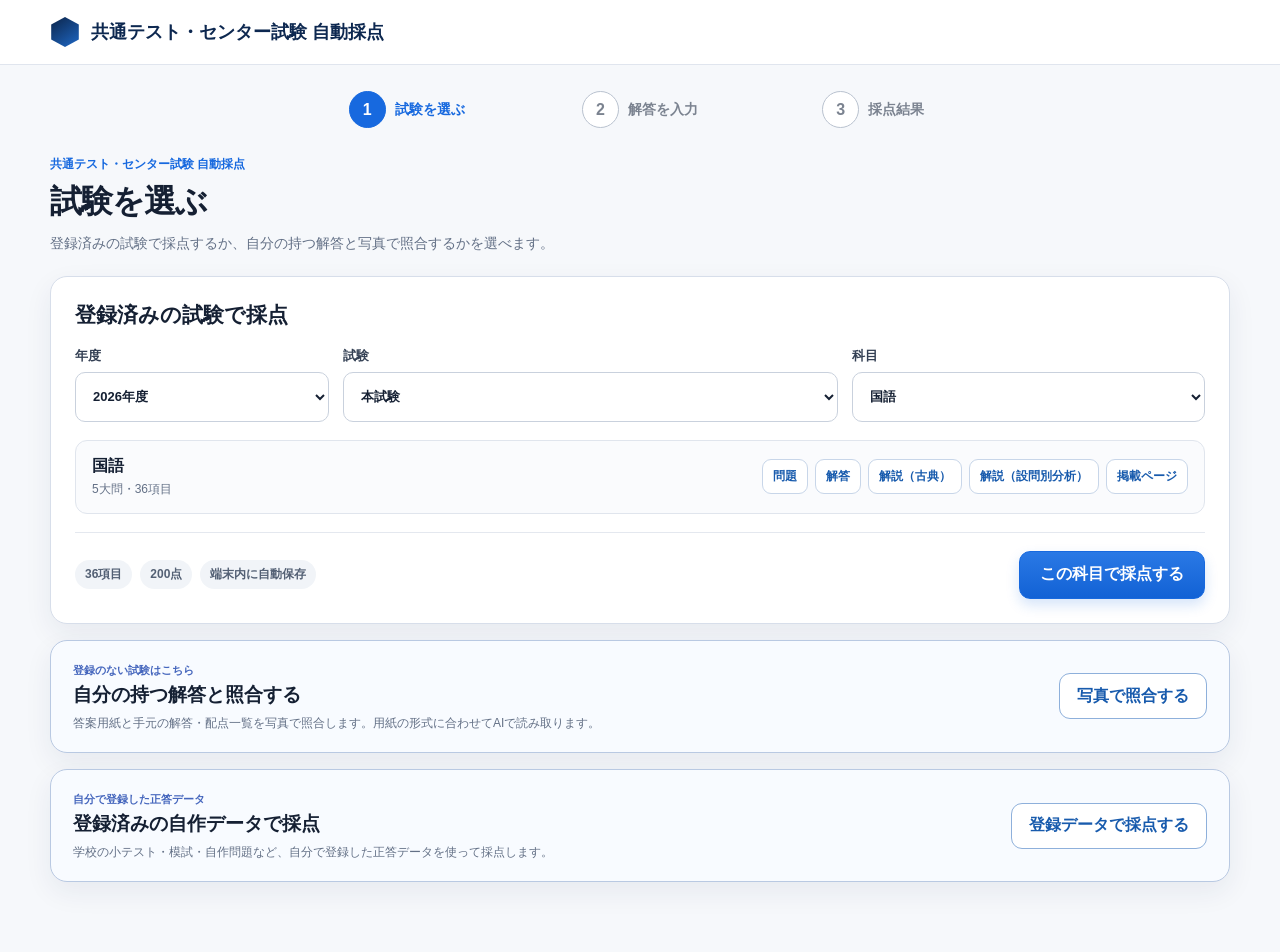
<file: index.html>
<!doctype html>
<html lang="ja">
<head>
  <meta charset="utf-8">
  <meta name="viewport" content="width=device-width,initial-scale=1,viewport-fit=cover">
  <meta name="robots" content="noindex,nofollow">
  <meta name="theme-color" content="#ffffff">
  <title>共通テスト・センター試験 自動採点</title>
  <style>
    body{margin:0;font-family:-apple-system,BlinkMacSystemFont,"Segoe UI",system-ui,"Hiragino Sans","Yu Gothic",Meiryo,sans-serif;background:#f6f7fb;color:#1d2433}
    .boot{display:none!important}
  </style>
</head>
<body>
<div class="boot"><h1>読み込み中</h1><p>新しい採点画面を読み込んでいます。</p></div>
<script>
(function(){
  'use strict';

  const LAB_INDEX = 'kyoutu-ui-lab/index.html?v=20260904-production2';
  const LAB_APP = 'kyoutu-ui-lab/app.js?v=20260904-production2';
  const OLD_PROBLEM_PREFIX = 'https://kyotsutest.vercel.app/test/';
  const NEW_PROBLEM_PREFIX = 'https://kyotsu.org/test/';
  const DNC_R8_MAIN_PAGE = 'https://www.dnc.ac.jp/kyotsu/kakomondai/r8/r8_honsiken_seikai.html';
  const DNC_R8_RETAKE_PAGE = 'https://www.dnc.ac.jp/kyotsu/kakomondai/r8/r8_tuisaisiken_seikai.html';

  function dncPdf(d,file,name){
    return 'https://www.dnc.ac.jp/albums/abm.php?d='+d+'&f='+file+'&n='+encodeURIComponent(name);
  }

  const DNC_R8_MAIN_ANSWERS = {
    '国語':dncPdf(797,'abm00006035.pdf','R8_【国語】発表用正解.pdf'),
    '地理総合，地理探究':dncPdf(797,'abm00006031.pdf','R8_【地理総合，地理探究】発表用正解.pdf'),
    '歴史総合，日本史探究':dncPdf(797,'abm00006032.pdf','R8_【歴史総合，日本史探究】発表用正解.pdf'),
    '歴史総合，世界史探究':dncPdf(797,'abm00006033.pdf','R8_【歴史総合，世界史探究】発表用正解.pdf'),
    '公共，倫理':dncPdf(797,'abm00006030.pdf','R8_【公共，倫理】発表用正解.pdf'),
    '公共，政治・経済':dncPdf(797,'abm00006034.pdf','R8_【公共，政治経済】発表用正解.pdf'),
    '地理総合':dncPdf(797,'abm00006029.pdf','R8_【地総／歴総／公共】発表用正解.pdf'),
    '歴史総合':dncPdf(797,'abm00006029.pdf','R8_【地総／歴総／公共】発表用正解.pdf'),
    '公共':dncPdf(797,'abm00006029.pdf','R8_【地総／歴総／公共】発表用正解.pdf'),
    '数学Ⅰ，数学A':dncPdf(797,'abm00006054.pdf','R8_【数学Ⅰ，数学A】発表用正解.pdf'),
    '数学Ⅰ':dncPdf(797,'abm00006053.pdf','R8_【数学Ⅰ】発表用正解.pdf'),
    '数学Ⅱ，数学B，数学C':dncPdf(797,'abm00006056.pdf','R8_【数学Ⅱ，数学B，数学C】発表用正解.pdf'),
    '物理基礎':dncPdf(797,'abm00006051.pdf','R8_【基礎科目】発表用正解.pdf'),
    '化学基礎':dncPdf(797,'abm00006051.pdf','R8_【基礎科目】発表用正解.pdf'),
    '生物基礎':dncPdf(797,'abm00006051.pdf','R8_【基礎科目】発表用正解.pdf'),
    '地学基礎':dncPdf(797,'abm00006051.pdf','R8_【基礎科目】発表用正解.pdf'),
    '物理':dncPdf(797,'abm00006049.pdf','R8_【物理】発表用正解.pdf'),
    '化学':dncPdf(797,'abm00006050.pdf','R8_【化学】発表用正解.pdf'),
    '生物':dncPdf(797,'abm00006047.pdf','R8_【生物】発表用正解.pdf'),
    '地学':dncPdf(797,'abm00006048.pdf','R8_【地学】発表用正解.pdf'),
    '英語（リーディング）':dncPdf(797,'abm00006039.pdf','R8_【英語（リーディング）】発表用正解.pdf'),
    '英語（リスニング）':dncPdf(797,'abm00006037.pdf','R8_【英語（リスニング）】発表用正解.pdf'),
    '情報Ⅰ':dncPdf(797,'abm00006055.pdf','R8_【情報Ⅰ】発表用正解.pdf')
  };

  const DNC_R8_RETAKE_ANSWERS = {
    '国語':dncPdf(798,'abm00006068.pdf','R8_追・再試験【国語】発表用正解.pdf'),
    '地理総合，地理探究':dncPdf(798,'abm00006070.pdf','R8_追・再試験【地理総合，地理探究】発表用正解.pdf'),
    '歴史総合，日本史探究':dncPdf(798,'abm00006069.pdf','R8_追・再試験【歴史総合，日本史探究】発表用正解.pdf'),
    '歴史総合，世界史探究':dncPdf(798,'abm00006071.pdf','R8_追・再試験【歴史総合，世界史探究】発表用正解.pdf'),
    '公共，倫理':dncPdf(798,'abm00006073.pdf','R8_追・再試験【公共，倫理】発表用正解.pdf'),
    '公共，政治・経済':dncPdf(798,'abm00006072.pdf','R8_追・再試験【公共，政治経済】発表用正解.pdf'),
    '地理総合':dncPdf(798,'abm00006074.pdf','R8_追・再試験【地総／歴総／公共】発表用正解.pdf'),
    '歴史総合':dncPdf(798,'abm00006074.pdf','R8_追・再試験【地総／歴総／公共】発表用正解.pdf'),
    '公共':dncPdf(798,'abm00006074.pdf','R8_追・再試験【地総／歴総／公共】発表用正解.pdf'),
    '数学Ⅰ，数学A':dncPdf(798,'abm00006096.pdf','R8_追・再試験【数学Ⅰ，数学A】発表用正解.pdf'),
    '数学Ⅰ':dncPdf(798,'abm00006097.pdf','R8_追・再試験【数学Ⅰ】発表用正解.pdf'),
    '数学Ⅱ，数学B，数学C':dncPdf(798,'abm00006098.pdf','R8_追・再試験【数学Ⅱ，数学B，数学C】発表用正解.pdf'),
    '物理基礎':dncPdf(798,'abm00006091.pdf','R8_追・再試験【基礎科目】発表用正解.pdf'),
    '化学基礎':dncPdf(798,'abm00006091.pdf','R8_追・再試験【基礎科目】発表用正解.pdf'),
    '生物基礎':dncPdf(798,'abm00006091.pdf','R8_追・再試験【基礎科目】発表用正解.pdf'),
    '地学基礎':dncPdf(798,'abm00006091.pdf','R8_追・再試験【基礎科目】発表用正解.pdf'),
    '物理':dncPdf(798,'abm00006092.pdf','R8_追・再試験【物理】発表用正解.pdf'),
    '化学':dncPdf(798,'abm00006093.pdf','R8_追・再試験【化学】発表用正解.pdf'),
    '生物':dncPdf(798,'abm00006094.pdf','R8_追・再試験【生物】発表用正解.pdf'),
    '地学':dncPdf(798,'abm00006095.pdf','R8_追・再試験【地学】発表用正解.pdf'),
    '英語（リーディング）':dncPdf(798,'abm00006083.pdf','R8_追・再試験【英語（リーディング）】発表用正解.pdf'),
    '英語（リスニング）':dncPdf(798,'abm00006079.pdf','R8追・再試験【英語（リスニング）】発表用正解.pdf'),
    '情報Ⅰ':dncPdf(798,'abm00006099.pdf','R8_追・再試験【情報Ⅰ】発表用正解.pdf')
  };

  function fail(message){
    document.body.innerHTML = '<pre style="white-space:pre-wrap;margin:20px;padding:16px;border-radius:12px;background:#0b1020;color:#e5e7eb">' + String(message).replace(/[&<>]/g,c=>({'&':'&amp;','<':'&lt;','>':'&gt;'}[c])) + '</pre>';
  }

  function replaceRequired(text, oldText, newText, label){
    if(!text.includes(oldText)) throw new Error(label + ' を見つけられませんでした。');
    return text.replace(oldText, newText);
  }

  function patchApp(app){
    app = replaceRequired(app,
`  const DATA_FILES = [
    '../answer_keys_mock_kawai_2026_02_english_info.json',
    '../answer_keys_mock_kawai_2026_02_geo_history.json',
    '../answer_keys_mock_kawai_2026_02_civics_combined.json',
    '../answer_keys_mock_kawai_2026_02_japanese.json',
    '../answer_keys_mock_kawai_2026_02_math1.json',
    '../answer_keys_mock_kawai_2026_02_math2.json',
    '../answer_keys_mock_kawai_2026_02_science_basic.json',
    '../answer_keys_mock_kawai_2026_02_science_advanced.json'
  ];`,
`  const DATA_FILES = [
    '../answer_keys_mock_kawai_2026_02_english_info.json',
    '../answer_keys_mock_kawai_2026_02_geo_history.json',
    '../answer_keys_mock_kawai_2026_02_civics_combined.json',
    '../answer_keys_mock_kawai_2026_02_japanese.json',
    '../answer_keys_mock_kawai_2026_02_math1.json',
    '../answer_keys_mock_kawai_2026_02_math2.json',
    '../answer_keys_mock_kawai_2026_02_science_basic.json',
    '../answer_keys_mock_kawai_2026_02_science_advanced.json',
    '../answer_keys_mock_benesun_2026_09.json',
    '../answer_keys_mock_benesun_2026_09_more.json',
    '../answer_keys_mock_benesun_2026_09_info_corrected.json'
  ];`,
      '模試データファイル一覧');

    app = replaceRequired(app,
`  const EXAM_LABELS = {
    main:'本試験',
    'mock-kawai-zento-2026-02':'第2回 河合全統共通テスト模試'
  };`,
`  const EXAM_LABELS = {
    main:'本試験',
    retake:'追試験・再試験',
    other:'試作問題',
    'center-main':'本試験（センター）',
    'center-retake':'追試験（センター）',
    'mock-benesse-2026-05':'模擬試験-2026年5月実施ベネッセ共通テスト模試',
    'mock-kawai-zento-2026-02':'模擬試験-第２回 河合全統共通テスト模試',
    'mock-benesun-2026-09':'模擬試験-2026年9月実施ベネ駿マーク模試'
  };`,
      '試験区分表示定義');

    app = replaceRequired(app,
      "      if(!mainResponse.ok) throw new Error('2025年度本試験データを読み込めませんでした。');",
      "      if(!mainResponse.ok) throw new Error('正解データを読み込めませんでした。');",
      '正解データエラー表示');

    app = replaceRequired(app,
      "      const mainKeys=(mainObject.keys||[]).filter(k=>String(k.year)==='2025'&&k.exam==='main');",
      "      const mainKeys=(mainObject.keys||[]);",
      '本番データ範囲');

    app = replaceRequired(app,
      "        if(!response.ok) throw new Error('河合模試データを読み込めませんでした。');",
      "        if(!response.ok) throw new Error('模試データを読み込めませんでした。');",
      '模試データエラー表示');

    app = replaceRequired(app,
      "      const mockKeys=mockObjects.flatMap(obj=>obj.keys||[]).filter(k=>String(k.year)==='2026'&&k.exam==='mock-kawai-zento-2026-02');",
      "      const mockKeys=mockObjects.flatMap(obj=>obj.keys||[]).filter(k=>String(k.year)==='2026'&&(k.exam==='mock-kawai-zento-2026-02'||k.exam==='mock-benesun-2026-09')).filter(k=>!(k.exam==='mock-benesun-2026-09'&&k.subject==='情報I'));",
      '模試データ範囲');

    const dncMainJson=JSON.stringify(DNC_R8_MAIN_ANSWERS);
    const dncRetakeJson=JSON.stringify(DNC_R8_RETAKE_ANSWERS);
    const oldMerge="      keys=[...mainKeys,...mockKeys].map(k=>normalizeKey(mergeSourceMetadata(k,sourceEntries)));";
    const newMerge=`      const dncR8Main=${dncMainJson};const dncR8Retake=${dncRetakeJson};keys=[...mainKeys,...mockKeys].map(k=>{const merged=mergeSourceMetadata(k,sourceEntries);if(merged.problemUrl&&merged.problemUrl.startsWith('${OLD_PROBLEM_PREFIX}'))merged.problemUrl='${NEW_PROBLEM_PREFIX}'+merged.problemUrl.slice('${OLD_PROBLEM_PREFIX}'.length);if(String(merged.year)==='2026'&&(merged.exam==='main'||merged.exam==='retake')){const dncMap=merged.exam==='main'?dncR8Main:dncR8Retake;const answer=dncMap[merged.subject];if(answer){merged.answerPdfUrl=answer;merged.sourceUrl=answer;}merged.sourcePageUrl=merged.exam==='main'?'${DNC_R8_MAIN_PAGE}':'${DNC_R8_RETAKE_PAGE}';merged.source='大学入試センター 令和8年度 '+(merged.exam==='main'?'本試験':'追・再試験')+'の正解';}return normalizeKey(merged);});`;
    app = replaceRequired(app,oldMerge,newMerge,'問題URL・大学入試センター正解リンク統合');

    app = replaceRequired(app,
`  function inputToken(token){
    const q=currentKey.questions[currentIndex],id=qKey(q),max=expectedLength(q);
    let value=answers[id]||[];
    if(value.length>=max) value=[];
    value.push(norm(token));
    answers[id]=value;
    if(value.length>=max){
      const next=currentKey.questions.findIndex((item,i)=>i>currentIndex&&!answerFor(item).length);
      if(next>=0) currentIndex=next; else if(currentIndex<currentKey.questions.length-1) currentIndex++;
      currentGroupIndex=Math.max(0,groupsFor(currentKey).indexOf(currentKey.questions[currentIndex].group));
    }
    renderGroupTabs();renderAnswerGrid();renderProgress();renderKeypadCurrent();saveCurrent();
  }`,
`  function inputToken(token){
    const q=currentKey.questions[currentIndex],id=qKey(q),max=expectedLength(q);
    let value=answers[id]||[];
    if(value.length>=max) value=[];
    value.push(norm(token));
    answers[id]=value;
    if(value.length>=max&&currentIndex<currentKey.questions.length-1){
      currentIndex++;
      currentGroupIndex=Math.max(0,groupsFor(currentKey).indexOf(currentKey.questions[currentIndex].group));
    }
    renderGroupTabs();renderAnswerGrid();renderProgress();renderKeypadCurrent();saveCurrent();
  }`,
      '解答入力後の次欄移動');

    return app;
  }

  function patchHtml(html, app){
    html = replaceRequired(html, '<head>', '<head>\n  <base href="./kyoutu-ui-lab/">', 'base要素');
    html = html.replace('<title>共通テスト・センター試験 自動採点｜UI検証版</title>', '<title>共通テスト・センター試験 自動採点</title>');
    html = html.replace('<span class="lab-badge">検証版</span>', '');
    html = html.replace('<p class="eyebrow">メインサイトとは別のUI検証版</p>', '<p class="eyebrow">共通テスト・センター試験 自動採点</p>');
    html = html.replace('</head>', '<style>.test-tools{display:none!important}</style>\n</head>');

    const loadError = '      <p class="load-error" id="loadError" hidden></p>';
    const userKeyCard = `      <section class="custom-compare-card">
        <div>
          <span class="custom-compare-label">自分で登録した正答データ</span>
          <h2>登録済みの自作データで採点</h2>
          <p>学校の小テスト・模試・自作問題など、自分で登録した正答データを使って採点します。</p>
        </div>
        <a class="secondary-action-button" href="../user-key-tool/" style="text-decoration:none;display:inline-flex;align-items:center;justify-content:center">登録データで採点する</a>
      </section>
`;
    html = replaceRequired(html, loadError, userKeyCard + loadError, 'ユーザー登録データ導線');

    const appTag = '<script src="app.js?v=20260903-source-links2"></' + 'script>';
    const safeApp = app.replace(/<\/script/gi,'<\\/script');
    html = replaceRequired(html, appTag, '<script>' + safeApp + '</' + 'script>', 'app.js読込タグ');
    return html;
  }

  Promise.all([
    fetch(LAB_INDEX,{cache:'no-store'}),
    fetch(LAB_APP,{cache:'no-store'})
  ])
    .then(async ([htmlResponse,appResponse])=>{
      if(!htmlResponse.ok) throw new Error('新UI HTMLの読み込みに失敗しました: '+htmlResponse.status);
      if(!appResponse.ok) throw new Error('新UI JavaScriptの読み込みに失敗しました: '+appResponse.status);
      const html=await htmlResponse.text();
      const app=patchApp(await appResponse.text());
      return patchHtml(html,app);
    })
    .then(html=>{document.open();document.write(html);document.close();})
    .catch(error=>fail('メインサイトの読み込みに失敗しました。\n'+error.message));
})();
</script>
</body>
</html>
</file>
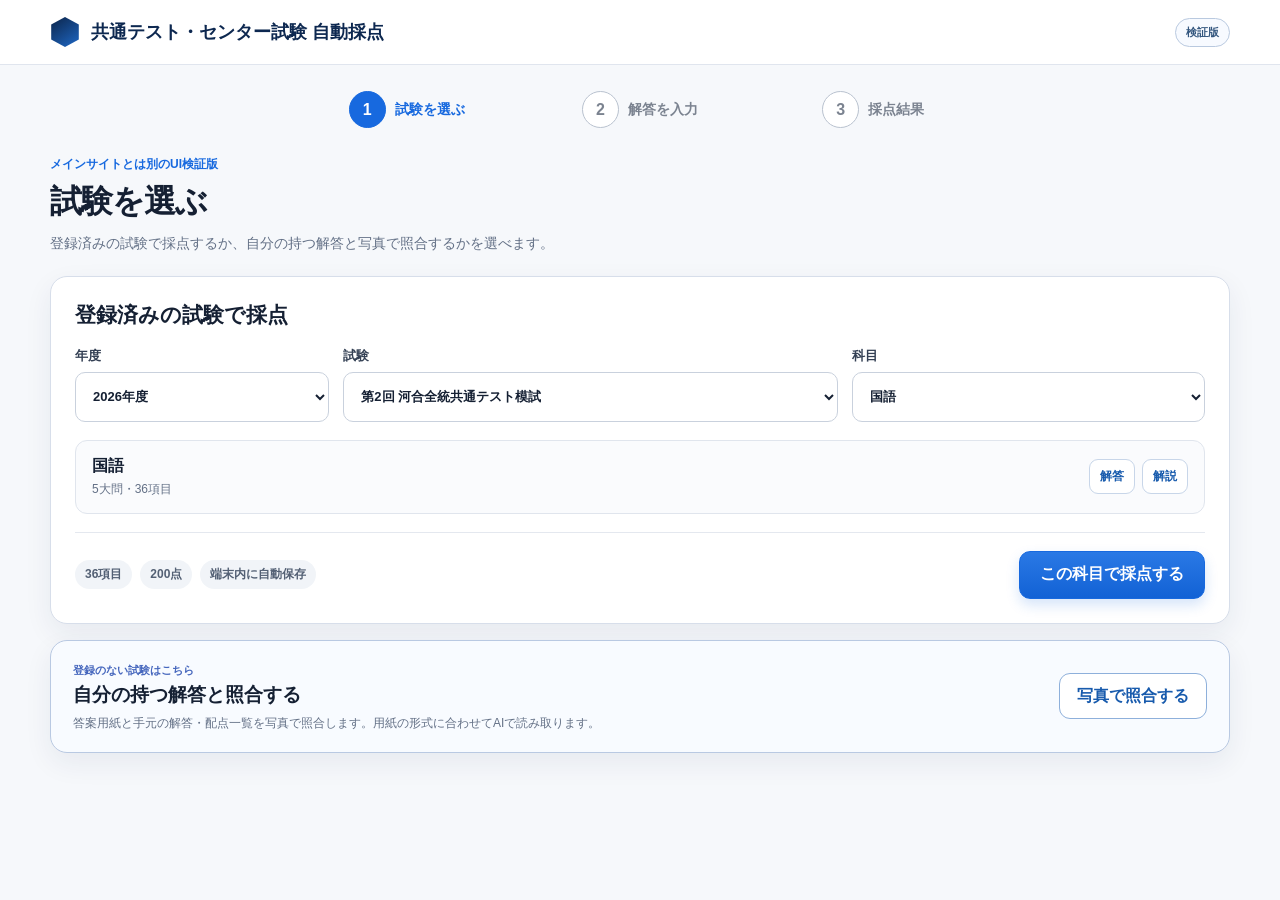
<file: kyoutu-ui-lab/index.html>
<!doctype html>
<html lang="ja">
<head>
  <meta charset="utf-8">
  <meta name="viewport" content="width=device-width,initial-scale=1,viewport-fit=cover">
  <meta name="robots" content="noindex,nofollow">
  <meta name="theme-color" content="#ffffff">
  <title>共通テスト・センター試験 自動採点｜UI検証版</title>
  <link rel="stylesheet" href="style.css?v=20260803-scoringpdf2">
  <link rel="stylesheet" href="photo/style.css?v=20261004-universal2">
  <style>
    .photo-flow .universal-results{display:grid;grid-template-columns:repeat(auto-fit,minmax(150px,1fr));gap:10px;margin:16px 0}
    .photo-flow .universal-results .answer{display:flex;flex-direction:column;padding:10px;min-width:0}
    .photo-flow .universal-results label{white-space:normal;font-size:13px;line-height:1.5}
    .photo-flow .universal-results input{box-sizing:border-box;width:100%;min-height:44px;padding:8px;border:1px solid #cbd5e1;border-radius:8px;font-size:18px;background:#fff;color:#1d2433}
    .photo-flow .gallery-button{margin-top:12px;background:#fff;color:#1769ff;border:1px solid #1769ff}
  </style>
</head>
<body>
  <header class="site-header">
    <div class="header-inner">
      <button class="header-back" id="headerBack" type="button" hidden aria-label="前の画面へ戻る">‹</button>
      <button class="brand" id="brandHome" type="button">
        <span class="brand-mark" aria-hidden="true"></span>
        <span>共通テスト・センター試験 自動採点</span>
      </button>
      <span class="lab-badge">検証版</span>
    </div>
  </header>

  <main>
    <nav class="steps" aria-label="採点の手順">
      <div class="step active" data-step="1"><span>1</span><b>試験を選ぶ</b></div>
      <div class="step" data-step="2"><span>2</span><b>解答を入力</b></div>
      <div class="step" data-step="3"><span>3</span><b>採点結果</b></div>
    </nav>

    <section class="screen home-screen" id="homeScreen">
      <div class="page-heading">
        <p class="eyebrow">メインサイトとは別のUI検証版</p>
        <h1>試験を選ぶ</h1>
        <p>登録済みの試験で採点するか、自分の持つ解答と写真で照合するかを選べます。</p>
      </div>

      <section class="selection-card">
        <h2>登録済みの試験で採点</h2>
        <div class="select-grid">
          <label>年度
            <select id="yearSelect" disabled><option>読み込み中...</option></select>
          </label>
          <label>試験
            <select id="examSelect" disabled><option>読み込み中...</option></select>
          </label>
          <label>科目
            <select id="subjectSelect" disabled><option>読み込み中...</option></select>
          </label>
        </div>
        <div class="subject-preview" id="subjectPreview">
          <div>
            <strong id="previewSubject">正解データを読み込んでいます</strong>
            <span id="previewMeta"></span>
          </div>
          <div class="source-links" id="sourceLinks"></div>
        </div>
        <div class="selection-footer">
          <p><span id="questionCount">—項目</span><span id="maxScore">—点</span><span>端末内に自動保存</span></p>
          <button class="primary-button" id="manualStartButton" type="button" disabled>この科目で採点する</button>
        </div>
      </section>

      <section class="custom-compare-card">
        <div>
          <span class="custom-compare-label">登録のない試験はこちら</span>
          <h2>自分の持つ解答と照合する</h2>
          <p>答案用紙と手元の解答・配点一覧を写真で照合します。用紙の形式に合わせてAIで読み取ります。</p>
        </div>
        <button class="secondary-action-button" id="customCompareButton" type="button">写真で照合する</button>
      </section>
      <p class="load-error" id="loadError" hidden></p>
    </section>

    <section class="screen method-screen" id="methodScreen" hidden>
      <button class="inline-back" id="methodBack" type="button">‹ 試験・科目選択へ戻る</button>
      <div class="page-heading">
        <p class="eyebrow">選択した科目</p>
        <h1 id="methodSubject"></h1>
        <p id="methodExam"></p>
      </div>
      <section class="method-selection-card">
        <h2>採点方法を選ぶ</h2>
        <p class="method-lead">この科目を、どの方法で採点するか選んでください。</p>
        <div class="method-options">
          <button class="method-option" id="methodManual" type="button">
            <span class="method-icon" aria-hidden="true">123</span>
            <span class="method-copy">
              <strong>番号を入力して採点</strong>
              <small>画面の10キーで解答番号を入力し、登録済みの正解データで採点します。</small>
            </span>
            <span class="method-arrow" aria-hidden="true">›</span>
          </button>
          <button class="method-option" id="methodPhoto" type="button">
            <span class="method-icon camera" aria-hidden="true">▣</span>
            <span class="method-copy">
              <strong>答案用紙を撮影して採点</strong>
              <small>答案の番号を写真から読み取り、登録済みの正解・配点データで採点します。</small>
            </span>
            <span class="method-arrow" aria-hidden="true">›</span>
          </button>
        </div>
      </section>
    </section>

    <section class="screen entry-screen" id="entryScreen" hidden>
      <button class="inline-back" id="backToSelection" type="button">‹ 採点方法の選択へ戻る</button>
      <div class="entry-heading">
        <div>
          <p id="entryExam"></p>
          <h1 id="entrySubject"></h1>
        </div>
        <div class="progress-box">
          <p><span>入力</span><b id="entryProgressText"></b></p>
          <div class="progress-track"><span id="entryProgressBar"></span></div>
        </div>
      </div>

      <div class="entry-layout">
        <section class="answer-workspace">
          <div class="group-tabs" id="groupTabs" aria-label="大問を選ぶ"></div>
          <div class="group-heading">
            <h2 id="groupHeading"></h2>
            <span id="groupProgress"></span>
          </div>
          <div class="answer-grid" id="answerGrid"></div>
          <div class="group-move">
            <button type="button" id="prevGroup">‹ 前の大問</button>
            <button type="button" id="nextGroup">次の大問 ›</button>
          </div>
          <details class="test-tools">
            <summary>検証用メニュー</summary>
            <button type="button" id="fillCheckAnswers">正解を一部入力して結果を確認</button>
            <button type="button" id="clearAllAnswers">この科目の入力をすべて消す</button>
          </details>
        </section>

        <aside class="keypad" id="keypad" aria-label="解答入力キー">
          <div class="keypad-current">
            <div><span>選択中</span><b id="currentQuestion"></b></div>
            <strong id="currentAnswer">未入力</strong>
          </div>
          <div class="number-keys" id="numberKeys"></div>
          <div class="letter-keys" id="letterKeys" hidden></div>
          <div class="keypad-nav">
            <button type="button" id="previousField">前の欄</button>
            <button type="button" id="nextBlank">次の未入力</button>
          </div>
          <button class="grade-button" id="manualGradeButton" type="button">採点する</button>
          <p class="save-status"><i></i>この端末に自動保存済み</p>
        </aside>
      </div>
    </section>

    <section class="screen photo-flow" id="photoScreen" hidden>
      <button class="inline-back photo-home-back" id="photoHomeBack" type="button">‹ 前の画面へ戻る</button>
      <div class="photo-page-heading">
        <p class="eyebrow" id="photoContextExam">写真同士で照合</p>
        <h1 id="photoPageTitle">答案用紙を撮影して採点</h1>
        <p id="photoPageIntro">答案番号を読み取り、登録済みの正解データで自動採点します。</p>
      </div>

      <section class="notice photo-notice">
        <strong id="photoNoticeTitle">科目ごとに専用の読取方法を使います。</strong>
        <span id="photoNoticeText">国語・通常型の答案用紙は端末内で読み取ります。数学の答案欄はGoogle Geminiで読み取ります。氏名欄などは送信しません。</span>
      </section>

      <section id="setupCard" class="card action-card">
        <h2 id="photoSetupTitle">答案用紙を撮影</h2>
        <div class="locked-sheet-card" id="lockedSheetCard">
          <span>選択済み</span>
          <strong id="photoSheetSubject"></strong>
          <small id="photoSheetExam"></small>
          <b id="photoSheetTemplate"></b>
        </div>
        <section class="custom-template-picker hidden" id="customTemplatePicker">
          <h3>答案用紙の形式を選ぶ</h3>
          <div class="subject-buttons">
            <button class="subject selected" type="button" data-subject="standard"><b>国語・通常型</b><small>国語など／1〜60の番号が並ぶ片面の答案用紙</small></button>
            <button class="subject" type="button" data-subject="math1"><b>数学①</b><small>数学ⅠAなど／第1面＋第2面の答案用紙</small></button>
            <button class="subject" type="button" data-subject="math2"><b>数学②</b><small>数学ⅡBCなど／両面・選択問題ありの答案用紙</small></button>
          </div>
        </section>
        <section class="photo-to-photo-intro" id="photoToPhotoIntro">
          <h3>撮影順：答案用紙 → 解答・配点一覧</h3>
          <ol>
            <li><strong>先に答案用紙</strong>を撮影して、自分の解答番号を確認</li>
            <li><strong>次に解答・配点一覧</strong>を撮影して、正解と配点を確認</li>
            <li>2つの読取結果を照合して採点</li>
          </ol>
          <p>登録済み正答データは使いません。解答写真に配点がない場合は、正誤と正解数まで表示します。</p>
        </section>
        <div id="aiOption" class="ai-option hidden">
          <b>数学はGeminiで読み取ります</b>
          <small>端末では画像の向き補正と解答欄の切抜きだけを行い、マーク値はAIだけで判定します。</small>
          <p id="aiAvailability" class="ai-availability" aria-live="polite"></p>
        </div>
        <section id="savedResumePanel" class="saved-resume hidden" aria-live="polite">
          <div>
            <b>この端末に保存済みの解答があります</b>
            <span id="savedResumeText"></span>
          </div>
          <button id="resumeButton" type="button">保存済み解答を開く</button>
        </section>
        <section class="photo-guide">
          <h3>読み取りやすい写真</h3>
          <ul>
            <li>解答欄と、大問番号・欄番号・選択肢が読めるように写す</li>
            <li>真上から撮り、用紙を写真の大部分に写す</li>
            <li>影・反射・手ぶれを避け、明るい場所で撮る</li>
            <li>氏名・受験番号などは隠して撮影する</li>
          </ul>
          <p>読めない欄は要確認として表示します。同じ写真の再試行や、拡大写真の追加ができます。</p>
        </section>
        <label id="startButton" class="camera-button">
          <span id="startButtonText">国語・通常型の答案用紙を撮影する</span>
          <input id="initialFileInput" type="file" accept="image/*" capture="environment">
        </label>
        <label class="camera-button gallery-button">撮影済みの写真をまとめて選ぶ
          <input id="galleryFileInput" type="file" accept="image/*" multiple>
        </label>
        <p id="setupHelp">「国語・通常型」は、国語などで使う、1枚に1〜60の解答番号欄が並ぶ片面式の答案用紙です。</p>
      </section>

      <section id="captureCard" class="card action-card hidden">
        <div id="stepIndicator" class="step-indicator hidden">
          <span class="done">用紙選択</span><i></i><span id="step1">第1面</span><i></i><span id="step2">第2面</span>
        </div>
        <h2 id="captureTitle">用紙を撮影</h2>
        <p id="captureHelp"></p>
        <div class="capture-checklist">
          <span>欄番号と選択肢を入れる</span>
          <span>真上から</span>
          <span>影・反射なし</span>
        </div>
        <label class="camera-button">
          撮影する・写真を選ぶ
          <input id="fileInput" type="file" accept="image/*" multiple>
        </label>
        <button id="backButton" class="secondary" type="button">用紙選択に戻る</button>
      </section>

      <section id="qualityCard" class="card quality-card hidden" aria-live="assertive">
        <h2>写真を確認してください</h2>
        <p>読み取り精度が下がる可能性があります。</p>
        <ul id="qualityIssues"></ul>
        <div class="quality-actions">
          <button id="qualityRetakeButton" class="retry-button" type="button">撮り直す</button>
          <button id="qualityUseButton" class="secondary" type="button">この写真を使う</button>
        </div>
      </section>

      <section id="workingCard" class="card hidden" aria-live="polite">
        <div class="spinner"></div>
        <h2>自動で読み取っています</h2>
        <p id="workingText">写真を読み込んでいます…</p>
      </section>

      <section id="errorCard" class="card error hidden" aria-live="assertive">
        <h2>読み取れませんでした</h2>
        <p id="errorText"></p>
        <button id="retryButton" class="retry-button" type="button">同じ面を撮り直す</button>
        <button id="errorBackButton" class="secondary" type="button">用紙選択に戻る</button>
      </section>

      <section id="resultCard" class="card hidden">
        <div class="result-head">
          <div><h2>答案用紙の読取結果</h2><p id="summary"></p></div>
          <button id="rescanButton" class="secondary" type="button">最初から読み直す</button>
        </div>
        <button id="reviewRetryButton" class="secondary hidden" type="button">同じ写真で再読取</button>
        <div class="legend">
          <span class="ok-dot"></span>読取済み
          <span class="warn-dot"></span>要確認
          <span class="blank-dot"></span>未記入
        </div>
        <p id="autosaveStatus" class="autosave-status" aria-live="polite">解答番号はこの端末に自動保存されます。</p>
        <p id="aiResultStatus" class="ai-result-status hidden" aria-live="polite"></p>
        <section id="selectionPanel" class="selection-panel hidden">
          <strong>数学② 選択した大問（3問）</strong>
          <p>記入状況から推定しています。違う場合だけ直してください。</p>
          <div id="selectionButtons"></div>
        </section>
        <div id="universalResults" class="universal-results"></div>
        <div id="standardResults" class="standard-results hidden"></div>
        <div id="mathResults" class="question-results hidden"></div>
        <section class="grading-panel">
          <section id="answerKeyPhotoPanel" class="answer-key-photo">
            <div>
              <h3>解答・配点一覧を撮影</h3>
              <p>解答番号・正解・配点を写真から読み取り、上の答案読取結果と直接照合します。写真は保存しません。</p>
            </div>
            <label id="answerKeyPhotoButton" class="answer-key-photo-button">
              解答の写真を撮影・選択
              <input id="answerKeyPhotoInput" type="file" accept="image/*" multiple>
            </label>
            <label class="answer-key-photo-button">解答を撮影する
              <input id="answerKeyCameraInput" type="file" accept="image/*" capture="environment">
            </label>
            <button id="answerKeyRetryButton" class="secondary" type="button">同じ解答写真で再試行</button>
            <p id="answerKeyPhotoStatus" class="answer-key-photo-status" aria-live="polite"></p>
            <div id="answerKeyPhotoResult" class="answer-key-photo-result hidden"></div>
          </section>
          <div class="grading-head">
            <div>
              <strong>採点</strong>
              <span id="selectedKeyLabel">解答写真を読み取ると自動採点します。</span>
            </div>
            <button id="gradeButton" class="grade-button hidden" type="button">再採点する</button>
          </div>
          <div id="gradingResult" class="grading-result hidden" aria-live="polite"></div>
        </section>
        <button id="copyButton" class="primary" type="button">確認した解答番号をコピー</button>
        <p id="copyStatus" class="copy-status"></p>
        <details>
          <summary>検出位置を確認</summary>
          <div id="previews" class="previews"></div>
        </details>
      </section>
    </section>

    <section class="screen result-screen" id="resultScreen" hidden>
      <div id="result"></div>
    </section>
  </main>

  <div class="modal-layer" id="missingModal" hidden>
    <div class="modal-card" role="dialog" aria-modal="true" aria-labelledby="missingTitle">
      <h2 id="missingTitle">未入力の項目があります</h2>
      <p id="missingMessage"></p>
      <div class="modal-actions">
        <button type="button" id="returnToEntry">入力へ戻る</button>
        <button class="primary-button" type="button" id="scoreAnyway">未入力を0点として採点</button>
      </div>
    </div>
  </div>

  <script src="app.js?v=20260903-source-links2"></script>
  <script src="pdf-export.js?v=20260803-scoringpdf2"></script>
  <script src="photo/ai-config.js?v=20260803-scoringpdf2"></script>
  <script src="photo/image-preparation.js?v=20261004-accuracy1"></script>
  <script src="photo/answer-format.js?v=20261004-accuracy1"></script>
  <script type="module" src="photo/ai-reader.js?v=20261004-accuracy1"></script>
  <script src="photo/grader.js?v=20261004-universal2"></script>
  <script src="photo/universal-reader.js?v=20261004-accuracy1"></script>
</body>
</html>
</file>
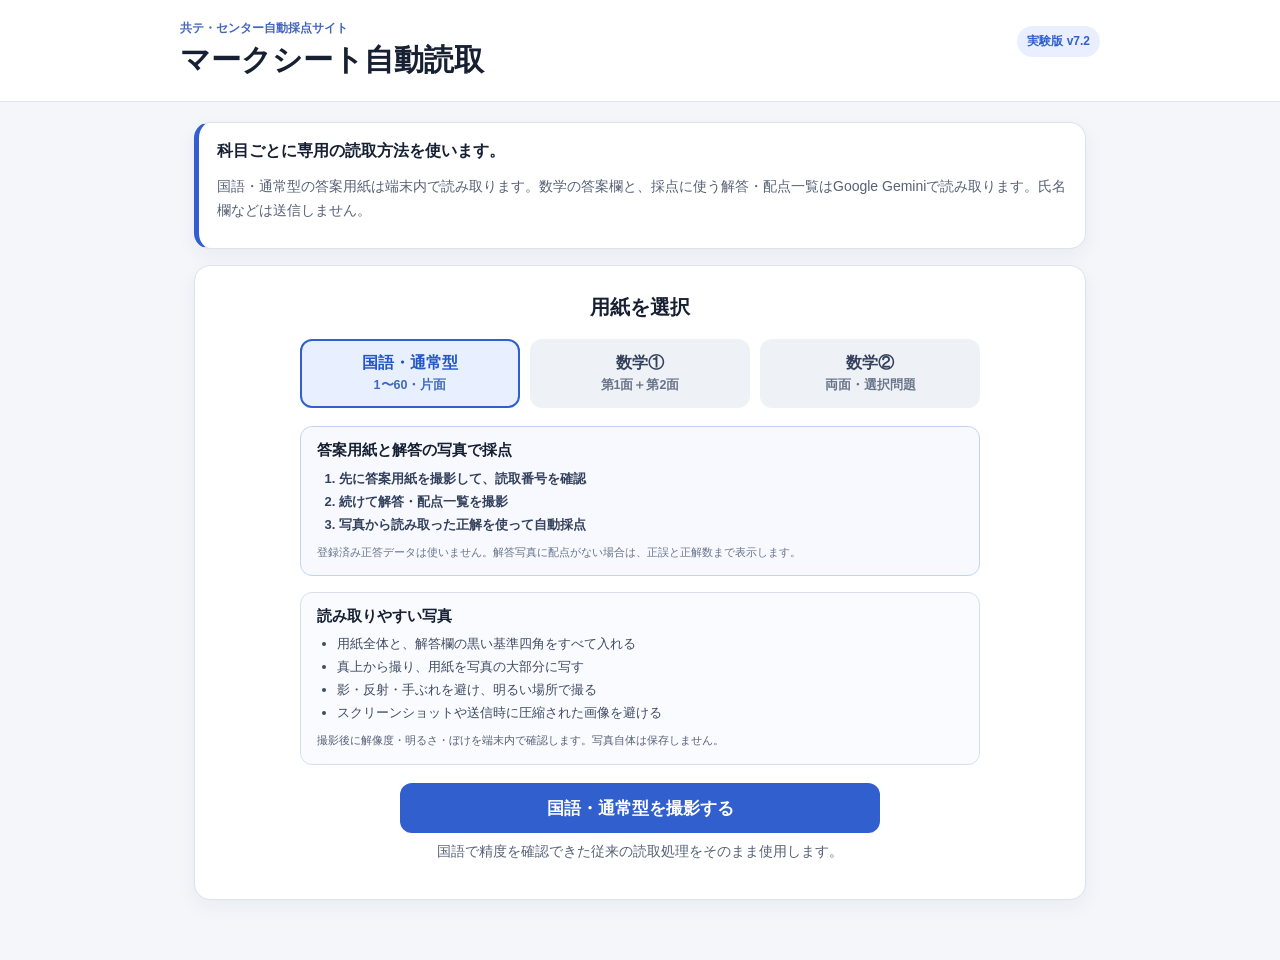
<file: mark-reader/index.html>
<!doctype html>
<html lang="ja">
<head>
  <meta charset="utf-8">
  <meta name="viewport" content="width=device-width,initial-scale=1,viewport-fit=cover">
  <meta name="robots" content="noindex,nofollow">
  <title>マークシート自動読取</title>
  <link rel="stylesheet" href="./style.css?v=7.2">
</head>
<body>
  <header>
    <p class="eyebrow">共テ・センター自動採点サイト</p>
    <h1>マークシート自動読取</h1>
    <span class="badge">実験版 v7.2</span>
  </header>

  <main>
    <section class="notice">
      <strong>科目ごとに専用の読取方法を使います。</strong>
      <span>国語・通常型の答案用紙は端末内で読み取ります。数学の答案欄と、採点に使う解答・配点一覧はGoogle Geminiで読み取ります。氏名欄などは送信しません。</span>
    </section>

    <section id="setupCard" class="card action-card">
      <h2>用紙を選択</h2>
      <div class="subject-buttons" role="group" aria-label="用紙形式">
        <button class="subject selected" data-subject="standard" type="button">
          <b>国語・通常型</b><small>1〜60・片面</small>
        </button>
        <button class="subject" data-subject="math1" type="button">
          <b>数学①</b><small>第1面＋第2面</small>
        </button>
        <button class="subject" data-subject="math2" type="button">
          <b>数学②</b><small>両面・選択問題</small>
        </button>
      </div>
      <section class="photo-to-photo-intro">
        <h3>答案用紙と解答の写真で採点</h3>
        <ol>
          <li>先に答案用紙を撮影して、読取番号を確認</li>
          <li>続けて解答・配点一覧を撮影</li>
          <li>写真から読み取った正解を使って自動採点</li>
        </ol>
        <p>登録済み正答データは使いません。解答写真に配点がない場合は、正誤と正解数まで表示します。</p>
      </section>
      <div id="aiOption" class="ai-option hidden">
        <b>数学はGeminiで読み取ります</b>
        <small>端末では画像の向き補正と解答欄の切抜きだけを行い、マーク値はAIだけで判定します。</small>
        <p id="aiAvailability" class="ai-availability" aria-live="polite"></p>
      </div>
      <section id="savedResumePanel" class="saved-resume hidden" aria-live="polite">
        <div>
          <b>この端末に保存済みの解答があります</b>
          <span id="savedResumeText"></span>
        </div>
        <button id="resumeButton" type="button">保存済み解答を開く</button>
      </section>
      <section class="photo-guide">
        <h3>読み取りやすい写真</h3>
        <ul>
          <li>用紙全体と、解答欄の黒い基準四角をすべて入れる</li>
          <li>真上から撮り、用紙を写真の大部分に写す</li>
          <li>影・反射・手ぶれを避け、明るい場所で撮る</li>
          <li>スクリーンショットや送信時に圧縮された画像を避ける</li>
        </ul>
        <p>撮影後に解像度・明るさ・ぼけを端末内で確認します。写真自体は保存しません。</p>
      </section>
      <button id="startButton" class="camera-button" type="button">国語・通常型を撮影する</button>
      <p id="setupHelp">国語で精度を確認できた従来の読取処理をそのまま使用します。</p>
    </section>

    <section id="captureCard" class="card action-card hidden">
      <div id="stepIndicator" class="step-indicator hidden">
        <span class="done">科目選択</span><i></i><span id="step1">第1面</span><i></i><span id="step2">第2面</span>
      </div>
      <h2 id="captureTitle">用紙を撮影</h2>
      <p id="captureHelp"></p>
      <div class="capture-checklist">
        <span>黒い四角を全部入れる</span>
        <span>真上から</span>
        <span>影・反射なし</span>
      </div>
      <label class="camera-button">
        撮影する・写真を選ぶ
        <input id="fileInput" type="file" accept="image/*" capture="environment">
      </label>
      <button id="backButton" class="secondary" type="button">用紙選択に戻る</button>
    </section>

    <section id="qualityCard" class="card quality-card hidden" aria-live="assertive">
      <h2>写真を確認してください</h2>
      <p>読み取り精度が下がる可能性があります。</p>
      <ul id="qualityIssues"></ul>
      <div class="quality-actions">
        <button id="qualityRetakeButton" class="retry-button" type="button">撮り直す</button>
        <button id="qualityUseButton" class="secondary" type="button">この写真を使う</button>
      </div>
    </section>

    <section id="workingCard" class="card hidden" aria-live="polite">
      <div class="spinner"></div>
      <h2>自動で読み取っています</h2>
      <p id="workingText">写真を読み込んでいます…</p>
    </section>

    <section id="errorCard" class="card error hidden" aria-live="assertive">
      <h2>読み取れませんでした</h2>
      <p id="errorText"></p>
      <button id="retryButton" class="retry-button" type="button">同じ面を撮り直す</button>
      <button id="errorBackButton" class="secondary" type="button">用紙選択に戻る</button>
    </section>

    <section id="resultCard" class="card hidden">
      <div class="result-head">
        <div><h2>読取結果</h2><p id="summary"></p></div>
        <button id="rescanButton" class="secondary" type="button">最初から読み直す</button>
      </div>
      <div class="legend">
        <span class="ok-dot"></span>読取済み
        <span class="warn-dot"></span>要確認
        <span class="blank-dot"></span>未記入
      </div>
      <p id="autosaveStatus" class="autosave-status" aria-live="polite">解答番号はこの端末に自動保存されます。</p>
      <p id="aiResultStatus" class="ai-result-status hidden" aria-live="polite"></p>
      <section id="selectionPanel" class="selection-panel hidden">
        <strong>数学② 選択した大問（3問）</strong>
        <p>記入状況から推定しています。違う場合だけ直してください。</p>
        <div id="selectionButtons"></div>
      </section>
      <div id="standardResults" class="standard-results hidden"></div>
      <div id="mathResults" class="question-results hidden"></div>
      <section class="grading-panel">
        <section id="answerKeyPhotoPanel" class="answer-key-photo">
          <div>
            <h3>解答・配点一覧を撮影</h3>
            <p>解答番号・正解・配点を写真から読み取り、上の答案読取結果と直接照合します。写真は保存しません。</p>
          </div>
          <label id="answerKeyPhotoButton" class="answer-key-photo-button">
            解答の写真を撮影・選択
            <input id="answerKeyPhotoInput" type="file" accept="image/*" capture="environment" multiple>
          </label>
          <p id="answerKeyPhotoStatus" class="answer-key-photo-status" aria-live="polite"></p>
          <div id="answerKeyPhotoResult" class="answer-key-photo-result hidden"></div>
        </section>
        <div class="grading-head">
          <div>
            <strong>採点</strong>
            <span id="selectedKeyLabel">解答写真を読み取ると自動採点します。</span>
          </div>
          <button id="gradeButton" class="grade-button hidden" type="button">再採点する</button>
        </div>
        <div id="gradingResult" class="grading-result hidden" aria-live="polite"></div>
        <button id="pdfButton" class="pdf-button hidden" type="button">採点結果PDFを保存</button>
      </section>
      <button id="copyButton" class="primary" type="button">確認した解答番号をコピー</button>
      <p id="copyStatus" class="copy-status"></p>
      <details>
        <summary>検出位置を確認</summary>
        <div id="previews" class="previews"></div>
      </details>
    </section>
  </main>
  <script src="./ai-config.js?v=7.2"></script>
  <script type="module" src="./ai-reader.js?v=7.2"></script>
  <script src="./grader.js?v=7.2"></script>
  <script src="./pdf-export.js?v=7.2"></script>
  <script src="./reader.js?v=7.2"></script>
</body>
</html>
</file>
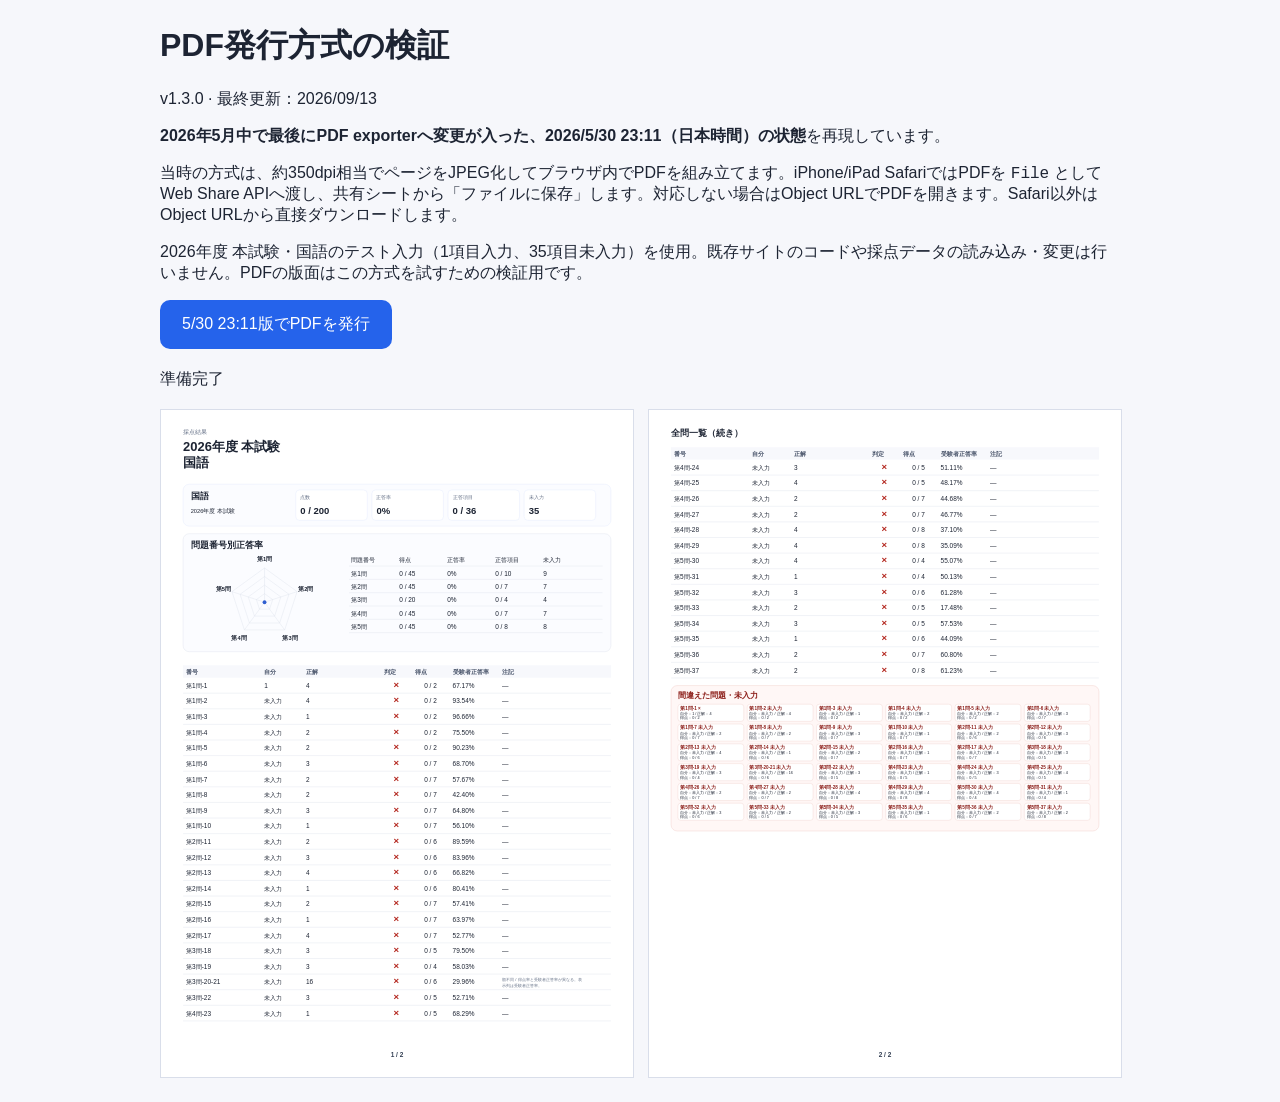
<file: pdf-issue-trial/index.html>
<!doctype html><html lang="ja"><meta charset="utf-8"><meta name="robots" content="noindex,nofollow"><meta name="viewport" content="width=device-width,initial-scale=1"><title>PDF発行方式の検証</title>
<style>body{font:16px -apple-system,BlinkMacSystemFont,"Segoe UI",sans-serif;margin:24px;background:#f6f7fb;color:#1d2433}main{max-width:960px;margin:auto}button,a{font:inherit;padding:14px 22px;border:0;border-radius:10px;background:#2563eb;color:white;cursor:pointer}button:disabled{opacity:.5}#status{white-space:pre-wrap;line-height:1.7}#preview{display:grid;grid-template-columns:1fr 1fr;gap:16px}#preview svg{width:100%;height:auto;background:#fff;border:1px solid #d9deea}@media(max-width:600px){#preview{grid-template-columns:1fr}}</style>
<main><h1>PDF発行方式の検証</h1><p>v1.3.0 · 最終更新：2026/09/13</p><p><b>2026年5月中で最後にPDF exporterへ変更が入った、2026/5/30 23:11（日本時間）の状態</b>を再現しています。</p><p>当時の方式は、約350dpi相当でページをJPEG化してブラウザ内でPDFを組み立てます。iPhone/iPad SafariではPDFを <code>File</code> としてWeb Share APIへ渡し、共有シートから「ファイルに保存」します。対応しない場合はObject URLでPDFを開きます。Safari以外はObject URLから直接ダウンロードします。</p><p>2026年度 本試験・国語のテスト入力（1項目入力、35項目未入力）を使用。既存サイトのコードや採点データの読み込み・変更は行いません。PDFの版面はこの方式を試すための検証用です。</p><button id="generate" type="button">5/30 23:11版でPDFを発行</button><p id="status" role="status">準備完了</p><div id="preview"></div></main>
<script id="test-data" type="application/json">{
  "title": "2026年度 本試験",
  "subject": "国語",
  "score": "0 / 200",
  "rate": "0%",
  "correct": "0 / 36",
  "missing": "35",
  "sections": [
    ["問題番号","得点","正答率","正答項目","未入力"],
    ["第1問","0 / 45","0%","0 / 10","9"],
    ["第2問","0 / 45","0%","0 / 7","7"],
    ["第3問","0 / 20","0%","0 / 4","4"],
    ["第4問","0 / 45","0%","0 / 7","7"],
    ["第5問","0 / 45","0%","0 / 8","8"]
  ],
  "rows": [
    ["番号","自分","正解","判定","得点","受験者正答率","注記"],
    ["第1問-1","1","4","×","0 / 2","67.17%","—"],
    ["第1問-2","未入力","4","×","0 / 2","93.54%","—"],
    ["第1問-3","未入力","1","×","0 / 2","96.66%","—"],
    ["第1問-4","未入力","2","×","0 / 2","75.50%","—"],
    ["第1問-5","未入力","2","×","0 / 2","90.23%","—"],
    ["第1問-6","未入力","3","×","0 / 7","68.70%","—"],
    ["第1問-7","未入力","2","×","0 / 7","57.67%","—"],
    ["第1問-8","未入力","2","×","0 / 7","42.40%","—"],
    ["第1問-9","未入力","3","×","0 / 7","64.80%","—"],
    ["第1問-10","未入力","1","×","0 / 7","56.10%","—"],
    ["第2問-11","未入力","2","×","0 / 6","89.59%","—"],
    ["第2問-12","未入力","3","×","0 / 6","83.96%","—"],
    ["第2問-13","未入力","4","×","0 / 6","66.82%","—"],
    ["第2問-14","未入力","1","×","0 / 6","80.41%","—"],
    ["第2問-15","未入力","2","×","0 / 7","57.41%","—"],
    ["第2問-16","未入力","1","×","0 / 7","63.97%","—"],
    ["第2問-17","未入力","4","×","0 / 7","52.77%","—"],
    ["第3問-18","未入力","3","×","0 / 5","79.50%","—"],
    ["第3問-19","未入力","3","×","0 / 4","58.03%","—"],
    ["第3問-20-21","未入力","16","×","0 / 6","29.96%","順不同 / 得点率と受験者正答率が異なる。表示列は受験者正答率。"],
    ["第3問-22","未入力","3","×","0 / 5","52.71%","—"],
    ["第4問-23","未入力","1","×","0 / 5","68.29%","—"],
    ["第4問-24","未入力","3","×","0 / 5","51.11%","—"],
    ["第4問-25","未入力","4","×","0 / 5","48.17%","—"],
    ["第4問-26","未入力","2","×","0 / 7","44.68%","—"],
    ["第4問-27","未入力","2","×","0 / 7","46.77%","—"],
    ["第4問-28","未入力","4","×","0 / 8","37.10%","—"],
    ["第4問-29","未入力","4","×","0 / 8","35.09%","—"],
    ["第5問-30","未入力","4","×","0 / 4","55.07%","—"],
    ["第5問-31","未入力","1","×","0 / 4","50.13%","—"],
    ["第5問-32","未入力","3","×","0 / 6","61.28%","—"],
    ["第5問-33","未入力","2","×","0 / 5","17.48%","—"],
    ["第5問-34","未入力","3","×","0 / 5","57.53%","—"],
    ["第5問-35","未入力","1","×","0 / 6","44.09%","—"],
    ["第5問-36","未入力","2","×","0 / 7","60.80%","—"],
    ["第5問-37","未入力","2","×","0 / 8","61.23%","—"]
  ]
}</script>
<script src="app.js?v=1.3.0" defer></script></html>
</file>
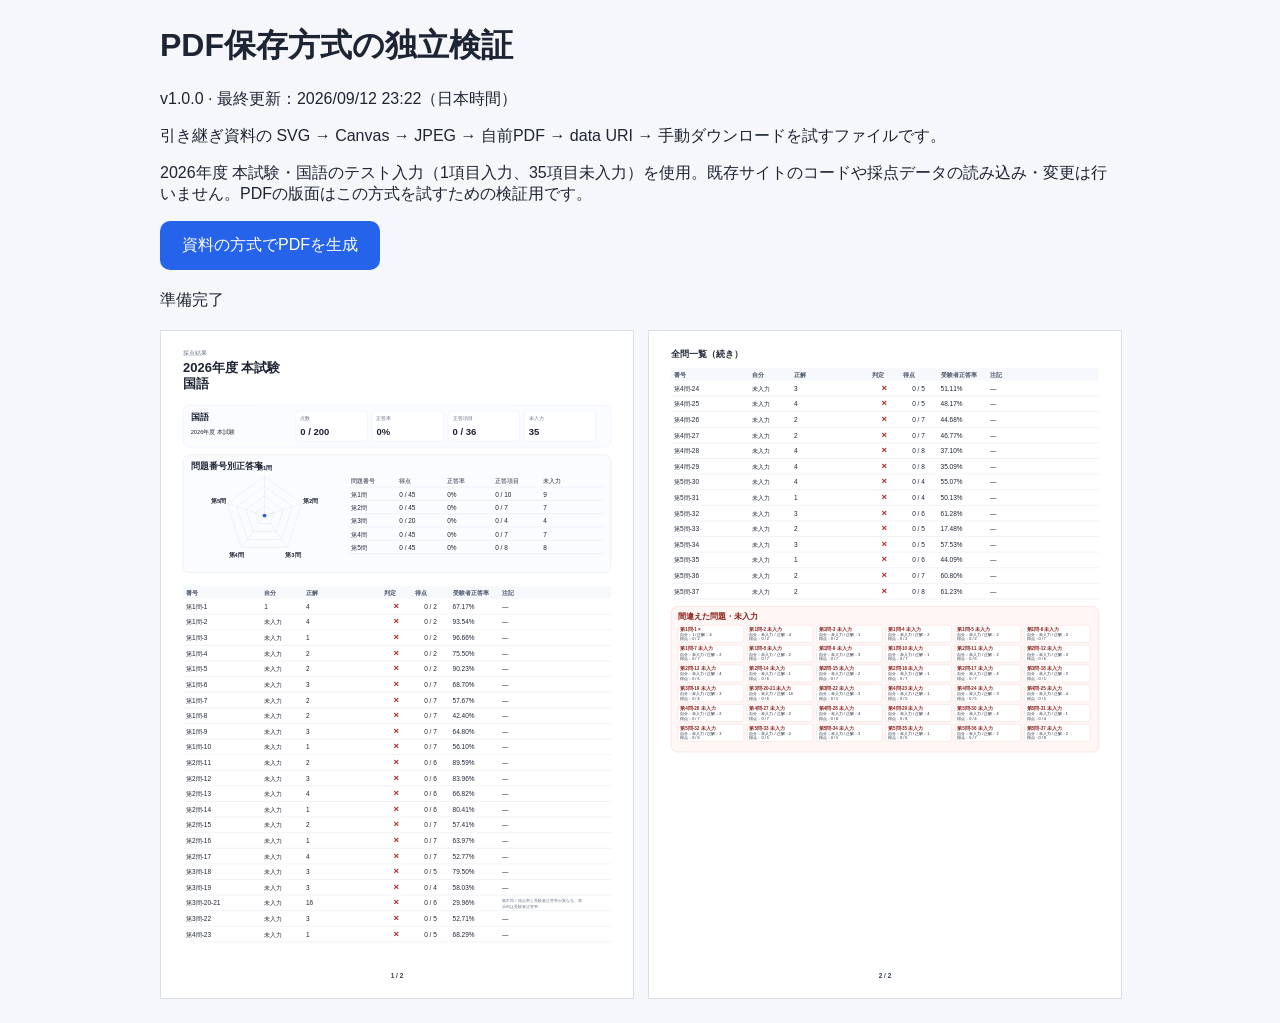
<file: pdf-method-trial/index.html>
<!doctype html><html lang="ja"><meta charset="utf-8"><meta name="robots" content="noindex,nofollow"><meta name="viewport" content="width=device-width,initial-scale=1"><title>PDF保存方式の独立検証</title>
<style>body{font:16px -apple-system,BlinkMacSystemFont,"Segoe UI",sans-serif;margin:24px;background:#f6f7fb;color:#1d2433}main{max-width:960px;margin:auto}button,a{font:inherit;padding:14px 22px;border:0;border-radius:10px;background:#2563eb;color:white;cursor:pointer}button:disabled{opacity:.5}#status{white-space:pre-wrap;line-height:1.7}#preview{display:grid;grid-template-columns:1fr 1fr;gap:16px}#preview svg{width:100%;height:auto;background:#fff;border:1px solid #d9deea}.overlay{position:fixed;inset:0;background:#000b;display:flex;align-items:center;justify-content:center;padding:20px}.card{background:white;padding:24px;border-radius:16px;max-width:460px;line-height:1.7}.card a{display:block;text-align:center;text-decoration:none;margin:16px 0}.card button{background:#e5e7eb;color:#1d2433}@media(max-width:600px){#preview{grid-template-columns:1fr}}</style>
<main><h1>PDF保存方式の独立検証</h1><p>v1.0.0 · 最終更新：2026/09/12 23:22（日本時間）</p><p>引き継ぎ資料の SVG → Canvas → JPEG → 自前PDF → data URI → 手動ダウンロードを試すファイルです。</p><p>2026年度 本試験・国語のテスト入力（1項目入力、35項目未入力）を使用。既存サイトのコードや採点データの読み込み・変更は行いません。PDFの版面はこの方式を試すための検証用です。</p><button id="generate" type="button">資料の方式でPDFを生成</button><p id="status" role="status">準備完了</p><div id="preview"></div></main>
<script id="test-data" type="application/json">{
  "title": "2026年度 本試験",
  "subject": "国語",
  "score": "0 / 200",
  "rate": "0%",
  "correct": "0 / 36",
  "missing": "35",
  "sections": [
    [
      "問題番号",
      "得点",
      "正答率",
      "正答項目",
      "未入力"
    ],
    [
      "第1問",
      "0 / 45",
      "0%",
      "0 / 10",
      "9"
    ],
    [
      "第2問",
      "0 / 45",
      "0%",
      "0 / 7",
      "7"
    ],
    [
      "第3問",
      "0 / 20",
      "0%",
      "0 / 4",
      "4"
    ],
    [
      "第4問",
      "0 / 45",
      "0%",
      "0 / 7",
      "7"
    ],
    [
      "第5問",
      "0 / 45",
      "0%",
      "0 / 8",
      "8"
    ]
  ],
  "rows": [
    [
      "番号",
      "自分",
      "正解",
      "判定",
      "得点",
      "受験者正答率",
      "注記"
    ],
    [
      "第1問-1",
      "1",
      "4",
      "×",
      "0 / 2",
      "67.17%",
      "—"
    ],
    [
      "第1問-2",
      "未入力",
      "4",
      "×",
      "0 / 2",
      "93.54%",
      "—"
    ],
    [
      "第1問-3",
      "未入力",
      "1",
      "×",
      "0 / 2",
      "96.66%",
      "—"
    ],
    [
      "第1問-4",
      "未入力",
      "2",
      "×",
      "0 / 2",
      "75.50%",
      "—"
    ],
    [
      "第1問-5",
      "未入力",
      "2",
      "×",
      "0 / 2",
      "90.23%",
      "—"
    ],
    [
      "第1問-6",
      "未入力",
      "3",
      "×",
      "0 / 7",
      "68.70%",
      "—"
    ],
    [
      "第1問-7",
      "未入力",
      "2",
      "×",
      "0 / 7",
      "57.67%",
      "—"
    ],
    [
      "第1問-8",
      "未入力",
      "2",
      "×",
      "0 / 7",
      "42.40%",
      "—"
    ],
    [
      "第1問-9",
      "未入力",
      "3",
      "×",
      "0 / 7",
      "64.80%",
      "—"
    ],
    [
      "第1問-10",
      "未入力",
      "1",
      "×",
      "0 / 7",
      "56.10%",
      "—"
    ],
    [
      "第2問-11",
      "未入力",
      "2",
      "×",
      "0 / 6",
      "89.59%",
      "—"
    ],
    [
      "第2問-12",
      "未入力",
      "3",
      "×",
      "0 / 6",
      "83.96%",
      "—"
    ],
    [
      "第2問-13",
      "未入力",
      "4",
      "×",
      "0 / 6",
      "66.82%",
      "—"
    ],
    [
      "第2問-14",
      "未入力",
      "1",
      "×",
      "0 / 6",
      "80.41%",
      "—"
    ],
    [
      "第2問-15",
      "未入力",
      "2",
      "×",
      "0 / 7",
      "57.41%",
      "—"
    ],
    [
      "第2問-16",
      "未入力",
      "1",
      "×",
      "0 / 7",
      "63.97%",
      "—"
    ],
    [
      "第2問-17",
      "未入力",
      "4",
      "×",
      "0 / 7",
      "52.77%",
      "—"
    ],
    [
      "第3問-18",
      "未入力",
      "3",
      "×",
      "0 / 5",
      "79.50%",
      "—"
    ],
    [
      "第3問-19",
      "未入力",
      "3",
      "×",
      "0 / 4",
      "58.03%",
      "—"
    ],
    [
      "第3問-20-21",
      "未入力",
      "16",
      "×",
      "0 / 6",
      "29.96%",
      "順不同 / 得点率と受験者正答率が異なる。表示列は受験者正答率。"
    ],
    [
      "第3問-22",
      "未入力",
      "3",
      "×",
      "0 / 5",
      "52.71%",
      "—"
    ],
    [
      "第4問-23",
      "未入力",
      "1",
      "×",
      "0 / 5",
      "68.29%",
      "—"
    ],
    [
      "第4問-24",
      "未入力",
      "3",
      "×",
      "0 / 5",
      "51.11%",
      "—"
    ],
    [
      "第4問-25",
      "未入力",
      "4",
      "×",
      "0 / 5",
      "48.17%",
      "—"
    ],
    [
      "第4問-26",
      "未入力",
      "2",
      "×",
      "0 / 7",
      "44.68%",
      "—"
    ],
    [
      "第4問-27",
      "未入力",
      "2",
      "×",
      "0 / 7",
      "46.77%",
      "—"
    ],
    [
      "第4問-28",
      "未入力",
      "4",
      "×",
      "0 / 8",
      "37.10%",
      "—"
    ],
    [
      "第4問-29",
      "未入力",
      "4",
      "×",
      "0 / 8",
      "35.09%",
      "—"
    ],
    [
      "第5問-30",
      "未入力",
      "4",
      "×",
      "0 / 4",
      "55.07%",
      "—"
    ],
    [
      "第5問-31",
      "未入力",
      "1",
      "×",
      "0 / 4",
      "50.13%",
      "—"
    ],
    [
      "第5問-32",
      "未入力",
      "3",
      "×",
      "0 / 6",
      "61.28%",
      "—"
    ],
    [
      "第5問-33",
      "未入力",
      "2",
      "×",
      "0 / 5",
      "17.48%",
      "—"
    ],
    [
      "第5問-34",
      "未入力",
      "3",
      "×",
      "0 / 5",
      "57.53%",
      "—"
    ],
    [
      "第5問-35",
      "未入力",
      "1",
      "×",
      "0 / 6",
      "44.09%",
      "—"
    ],
    [
      "第5問-36",
      "未入力",
      "2",
      "×",
      "0 / 7",
      "60.80%",
      "—"
    ],
    [
      "第5問-37",
      "未入力",
      "2",
      "×",
      "0 / 8",
      "61.23%",
      "—"
    ]
  ]
}</script>
<script>
'use strict';
const DATA=JSON.parse(document.getElementById('test-data').textContent);
const W=1240,H=1754,RASTER_W=2480,RASTER_H=3508;
const xml=s=>String(s??'').replace(/[&<>"']/g,c=>({'&':'&amp;','<':'&lt;','>':'&gt;','"':'&quot;',"'":'&apos;'}[c]));
function svgPage(index){
 const p=[`<svg xmlns="http://www.w3.org/2000/svg" width="${W}" height="${H}" viewBox="0 0 ${W} ${H}"><rect width="1240" height="1754" fill="white"/>`];
 const text=(s,x,y,size=18,color='#1d2433',weight=400,anchor='start')=>p.push(`<text x="${x}" y="${y}" font-family="-apple-system,BlinkMacSystemFont,Segoe UI,Hiragino Sans,Yu Gothic,Meiryo,sans-serif" font-size="${size}" fill="${color}" font-weight="${weight}" text-anchor="${anchor}">${xml(s)}</text>`);
 const rect=(x,y,w,h,fill='#fbfcff',stroke='#d9deea',r=0)=>p.push(`<rect x="${x}" y="${y}" width="${w}" height="${h}" rx="${r}" fill="${fill}" stroke="${stroke}"/>`);
 const line=(x,y,x2,y2)=>p.push(`<path d="M${x} ${y}L${x2} ${y2}" fill="none" stroke="#d9deea"/>`);
 let y;
 if(index===0){
  text('採点結果',58,62,16,'#647086');text(DATA.title,58,108,34,'#1d2433',700);text(DATA.subject,58,150,34,'#1d2433',700);
  rect(58,195,1124,110,'#fbfcff','#dfe7fb',16);text(DATA.subject,78,234,23,'#1d2433',700);text(DATA.title,78,271,15);
  [['点数',DATA.score],['正答率',DATA.rate],['正答項目',DATA.correct],['未入力',DATA.missing]].forEach(([label,value],i)=>{const x=354+i*200;rect(x,210,188,80,'#fff','#dfe7fb',10);text(label,x+12,235,14,'#647086');text(value,x+12,273,25,'#1d2433',700)});
  rect(58,325,1124,310,'#fbfcff','#d9deea',16);text('問題番号別正答率',78,362,23,'#1d2433',700);
  const cx=272,cy=485,rad=103,n=5,point=(i,r)=>[cx+Math.cos(-Math.PI/2+i*Math.PI*2/n)*r,cy+Math.sin(-Math.PI/2+i*Math.PI*2/n)*r];
  for(let k=1;k<=4;k++)p.push(`<polygon points="${Array.from({length:n},(_,i)=>point(i,rad*k/4).join(',')).join(' ')}" fill="none" stroke="#d9deea"/>`);
  for(let i=0;i<n;i++){const a=point(i,rad);line(cx,cy,...a);const b=point(i,rad+24);text('第'+(i+1)+'問',b[0],b[1]+6,15,'#1d2433',600,'middle')}
  p.push(`<circle cx="${cx}" cy="${cy}" r="5" fill="#2f5fd0"/>`);
  DATA.sections.forEach((row,i)=>{row.forEach((c,j)=>text(c,500+j*126,400+i*35,i?17:15));line(494,410+i*35,1160,410+i*35)});
  y=671;
 }else{text('全問一覧（続き）',58,67,23,'#1d2433',700);y=98;}
 const widths=[205,110,205,80,100,130,194],xs=[58];widths.forEach((w,i)=>xs.push(xs[i]+w));
 rect(58,y,1124,32,'#f7f8fc','#f7f8fc');DATA.rows[0].forEach((s,i)=>text(s,xs[i]+8,y+23,16,'#4a556b',600));y+=32;
 const rows=DATA.rows.slice(index===0?1:23,index===0?23:undefined);
 rows.forEach(row=>{row.forEach((s,i)=>{if(i===6&&s.length>24){const chars=Array.from(s);text(chars.slice(0,22).join(''),xs[i]+8,y+19,11,'#647086');text(chars.slice(22).join(''),xs[i]+8,y+33,11,'#647086')}else text(s,i===3||i===4?xs[i]+widths[i]/2:xs[i]+8,y+27,i===3?25:17,i===3?'#b3261e':'#1d2433',i===3?700:400,i===3||i===4?'middle':'start')});y+=41;line(58,y,1182,y)});
 if(index===1){y+=20;rect(58,y,1124,382,'#fff7f6','#f0c7c1',16);text('間違えた問題・未入力',76,y+32,22,'#8c1d18',700);DATA.rows.slice(1).forEach((r,i)=>{const x=76+(i%6)*182,yy=y+49+Math.floor(i/6)*52;rect(x,yy,173,45,'#fff','#f0d0cb',7);text(r[0]+' '+(r[1]==='未入力'?'未入力':r[3]),x+6,yy+14,12,'#8c1d18',700);text('自分：'+r[1]+' / 正解：'+r[2],x+6,yy+28,10);text('得点：'+r[4],x+6,yy+40,10)})}
 text((index+1)+' / 2',620,1700,17,'#344054',600,'middle');p.push('</svg>');return p.join('');
}
const pages=[svgPage(0),svgPage(1)];document.getElementById('preview').innerHTML=pages.join('');
function svgToJpeg(svg){return new Promise((resolve,reject)=>{const img=new Image();img.onerror=()=>reject(new Error('SVG画像の読み込みに失敗'));img.onload=()=>{const canvas=document.createElement('canvas');try{canvas.width=RASTER_W;canvas.height=RASTER_H;const ctx=canvas.getContext('2d');if(!ctx)throw new Error('Canvasが利用できません');ctx.fillStyle='white';ctx.fillRect(0,0,canvas.width,canvas.height);ctx.drawImage(img,0,0,canvas.width,canvas.height);const uri=canvas.toDataURL('image/jpeg',0.93);if(!uri.startsWith('data:image/jpeg;base64,'))throw new Error('JPEG生成に失敗');resolve(atob(uri.split(',')[1]));}catch(e){reject(e)}finally{canvas.width=0;canvas.height=0}};img.src='data:image/svg+xml;base64,'+btoa(unescape(encodeURIComponent(svg)));});}
function makePdf(jpegs){
 const PW=595.276,PH=841.890,objs=[];
 objs.push('1 0 obj\n<< /Type /Catalog /Pages 2 0 R >>\nendobj');
 objs.push('2 0 obj\n<< /Type /Pages /Kids ['+jpegs.map((_,i)=>(3+i*3)+' 0 R').join(' ')+'] /Count '+jpegs.length+' >>\nendobj');
 jpegs.forEach((jpeg,i)=>{const page=3+i*3,content=page+1,img=page+2,stream=`q ${PW} 0 0 ${PH} 0 0 cm /Im1 Do Q`;
  objs.push(`${page} 0 obj\n<< /Type /Page /Parent 2 0 R /MediaBox [0 0 ${PW} ${PH}] /Contents ${content} 0 R /Resources << /XObject << /Im1 ${img} 0 R >> >> >>\nendobj`);
  objs.push(`${content} 0 obj\n<< /Length ${stream.length} >>\nstream\n${stream}\nendstream\nendobj`);
  objs.push(`${img} 0 obj\n<< /Type /XObject /Subtype /Image /Width ${RASTER_W} /Height ${RASTER_H} /ColorSpace /DeviceRGB /BitsPerComponent 8 /Filter /DCTDecode /Length ${jpeg.length} >>\nstream\n${jpeg}\nendstream\nendobj`);
 });
 const hdr='%PDF-1.4\n';let body='',pos=hdr.length;const offsets=[];for(const o of objs){offsets.push(pos);body+=o+'\n';pos=hdr.length+body.length;}
 let xref=`xref\n0 ${objs.length+1}\n0000000000 65535 f \n`;for(const o of offsets)xref+=String(o).padStart(10,'0')+' 00000 n \n';
 const str=hdr+body+xref+`trailer\n<< /Size ${objs.length+1} /Root 1 0 R >>\nstartxref\n${pos}\n%%EOF`;
 const bytes=new Uint8Array(str.length);for(let i=0;i<str.length;i++)bytes[i]=str.charCodeAt(i)&255;
 let bin='';for(let i=0;i<bytes.length;i+=8192)bin+=String.fromCharCode(...bytes.subarray(i,i+8192));return {uri:'data:application/pdf;base64,'+btoa(bin),bytes:bytes.length};
}
document.getElementById('generate').addEventListener('click',async()=>{
 const button=document.getElementById('generate'),status=document.getElementById('status');button.disabled=true;const start=performance.now();
 try{const jpegs=[];for(let i=0;i<pages.length;i++){status.textContent=`SVG → Canvas → JPEG：${i+1} / ${pages.length}ページ`;jpegs.push(await svgToJpeg(pages[i]));}const result=makePdf(jpegs);status.textContent=`生成成功：${pages.length}ページ、${result.bytes.toLocaleString()} bytes、${((performance.now()-start)/1000).toFixed(2)}秒\nPDFのダウンロードは、下のボタンを手動で押すと始まります。`;
 const overlay=document.createElement('div');overlay.className='overlay';overlay.setAttribute('role','dialog');overlay.setAttribute('aria-label','PDFファイル');const card=document.createElement('div');card.className='card';const title=document.createElement('h2');title.textContent='PDFファイル';const guide=document.createElement('p');guide.textContent='下のボタンを押してダウンロードしてください。資料のSafari向け案内：長押し →「リンクをダウンロード」';const link=document.createElement('a');link.href=result.uri;link.download='pdf-method-trial-result.pdf';link.textContent='PDFをダウンロード';const close=document.createElement('button');close.textContent='閉じる';close.onclick=()=>overlay.remove();card.append(title,guide,link,close);overlay.append(card);document.body.append(overlay);
 }catch(e){status.textContent='失敗：'+e.message;console.error(e)}finally{button.disabled=false}
});
</script></html>
</file>
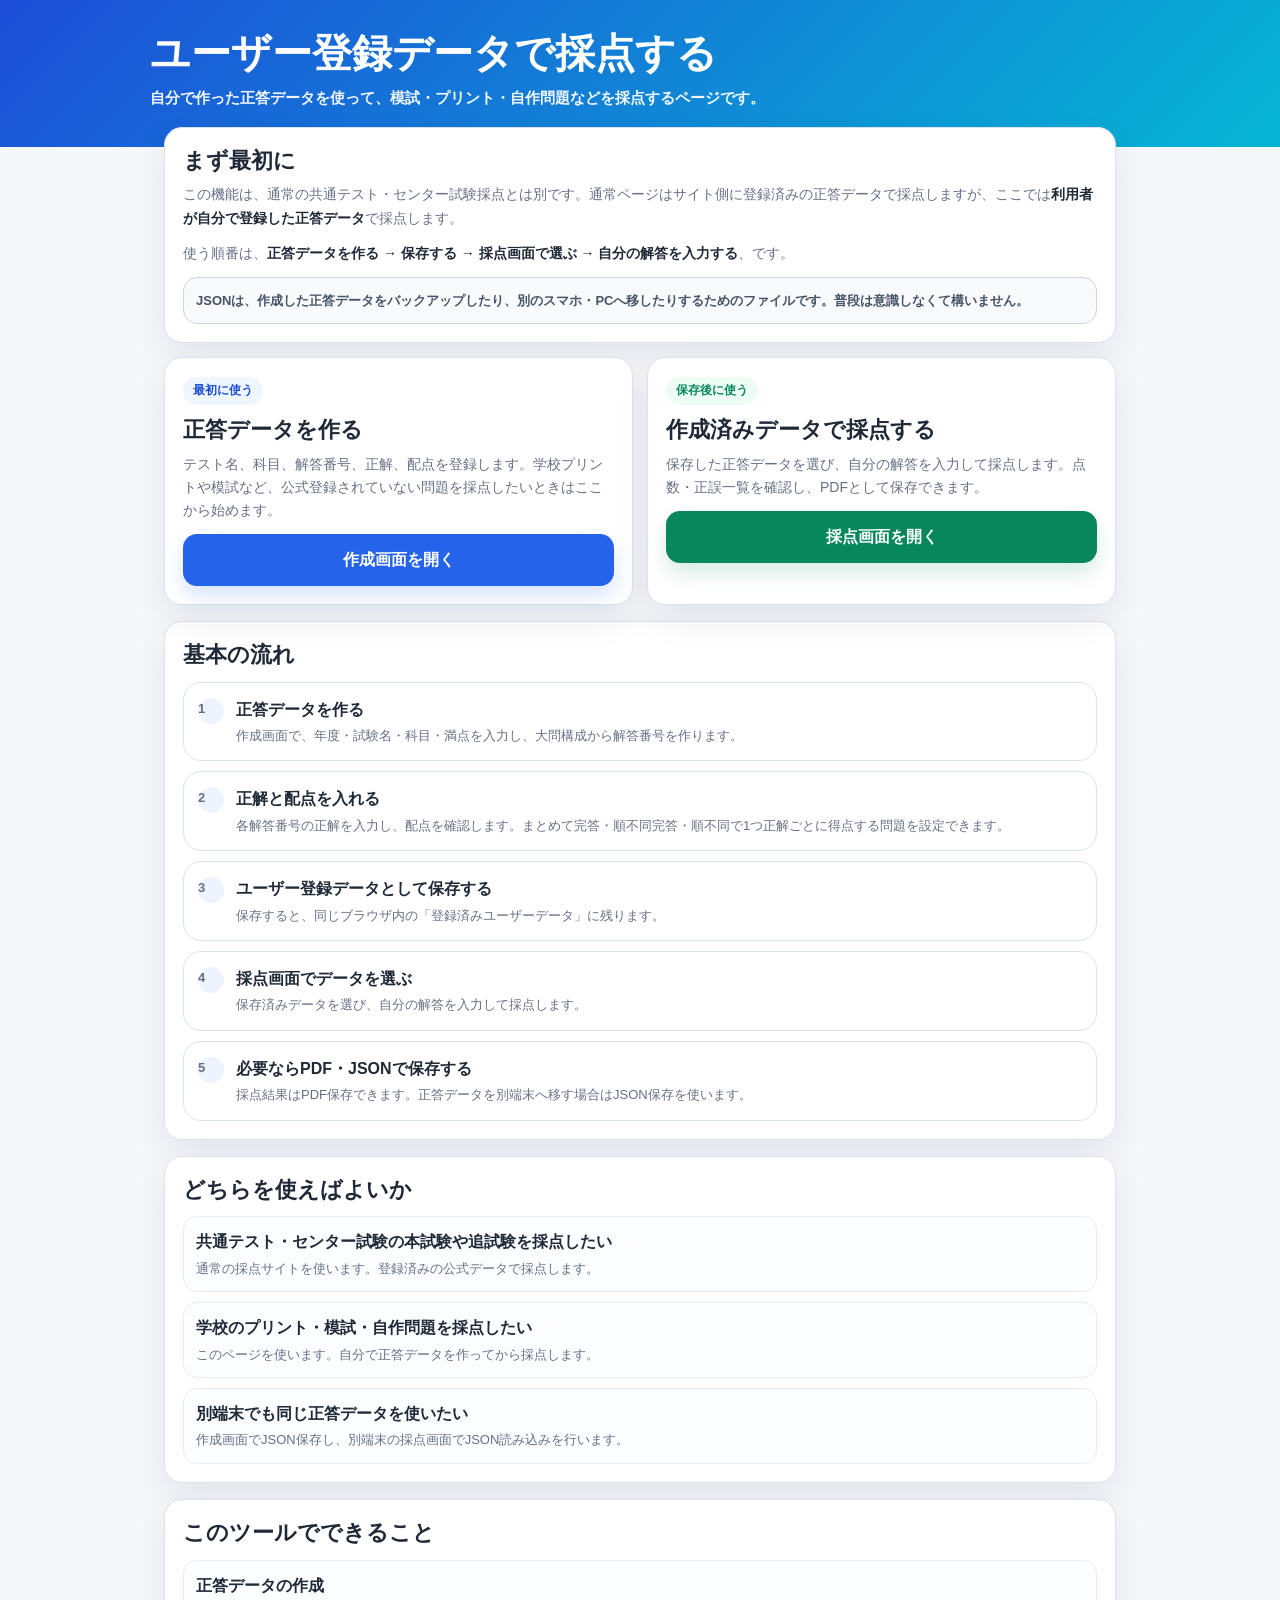
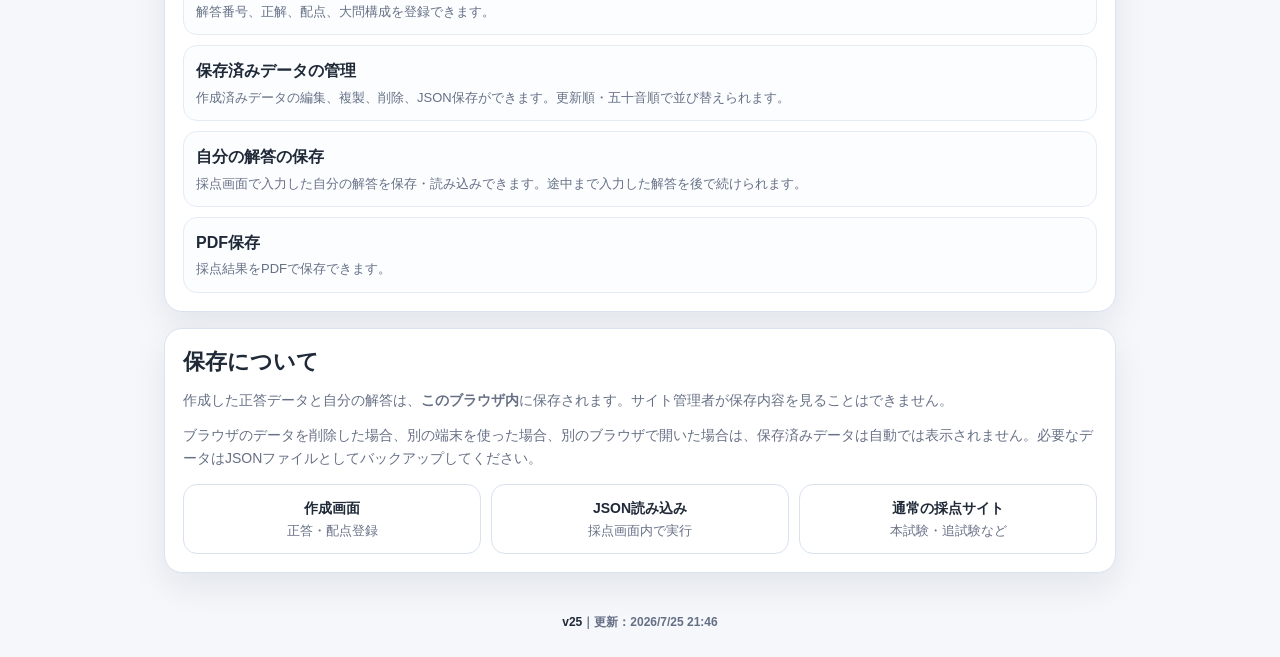
<file: user-key-tool/index.html>
<!doctype html>
<html lang="ja">
<head>
  <meta charset="utf-8">
  <meta name="viewport" content="width=device-width,initial-scale=1,maximum-scale=1,user-scalable=no,viewport-fit=cover">
  <title>ユーザー登録データで採点</title>
  <style>
    :root{--bg:#f5f7fb;--card:#fff;--ink:#1f2937;--muted:#667085;--line:#d9e2ef;--blue:#2563eb;--blue2:#eff6ff;--green:#07875b;--green2:#ecfdf3;--amber:#b45309;--amber2:#fff7ed;--red:#b42318;--red2:#fff1f0;--shadow:0 14px 34px rgba(15,23,42,.08)}
    *{box-sizing:border-box}html,body{width:100%;max-width:100%;overflow-x:hidden}body{margin:0;background:var(--bg);color:var(--ink);font-family:-apple-system,BlinkMacSystemFont,"Segoe UI",sans-serif;line-height:1.65}a{color:inherit;text-decoration:none}
    header{background:linear-gradient(135deg,#1d4ed8,#06b6d4);color:white;padding:28px 18px 36px}.wrap{max-width:980px;margin:0 auto}h1{font-size:clamp(25px,6vw,40px);line-height:1.25;margin:0 0 8px;font-weight:900}header p{margin:0;color:rgba(255,255,255,.94);font-size:15px;font-weight:700}
    main{max-width:980px;margin:-20px auto 0;padding:0 14px 28px}.card,.step,.infoBox,.guide{background:var(--card);border:1px solid var(--line);border-radius:18px;box-shadow:var(--shadow);min-width:0}.guide{padding:18px;margin-bottom:14px}.guide h2,.infoBox h2{font-size:22px;line-height:1.35;margin:0 0 8px}.guide p,.infoBox p{margin:0 0 12px;color:var(--muted);font-size:14px}.guide strong{color:var(--ink)}
    .grid{display:grid;grid-template-columns:repeat(2,minmax(0,1fr));gap:14px;margin:14px 0}.card{padding:18px}.badge{display:inline-flex;align-items:center;gap:6px;border-radius:999px;padding:4px 10px;background:var(--blue2);color:#1d4ed8;font-weight:900;font-size:12px;margin-bottom:10px}.badge.green{background:var(--green2);color:var(--green)}.badge.amber{background:var(--amber2);color:var(--amber)}.badge.red{background:var(--red2);color:var(--red)}
    h2{font-size:22px;line-height:1.35;margin:0 0 8px}.card p{margin:0 0 12px;color:var(--muted);font-size:14px}.btn{display:flex;align-items:center;justify-content:center;width:100%;min-height:52px;border-radius:14px;background:var(--blue);color:#fff;font-weight:900;border:0;box-shadow:0 10px 20px rgba(37,99,235,.18)}.btn.green{background:var(--green);box-shadow:0 10px 20px rgba(7,135,91,.16)}
    .flow,.infoBox{margin-top:16px;padding:18px}.flow h2,.infoBox h2{margin-bottom:12px}.steps{display:grid;gap:10px}.step{box-shadow:none;padding:14px 14px 14px 52px;position:relative}.num{position:absolute;left:14px;top:15px;width:26px;height:26px;border-radius:50%;display:grid;place-items:center;background:#eef4ff;color:#1d4ed8;font-weight:900;font-size:13px}.step b{display:block;margin-bottom:2px}.step span{display:block;color:var(--muted);font-size:13px}
    .list{display:grid;gap:10px;margin:0;padding:0;list-style:none}.list li{border:1px solid #e5ebf5;border-radius:14px;background:#fbfdff;padding:12px}.list b{display:block;margin-bottom:2px}.list span{display:block;color:var(--muted);font-size:13px}.links{margin-top:14px;display:grid;grid-template-columns:repeat(3,minmax(0,1fr));gap:10px}.smalllink{border:1px solid var(--line);border-radius:14px;background:white;padding:12px;text-align:center;font-size:13px;color:var(--muted)}.smalllink b{display:block;color:var(--ink);font-size:14px}.note{border:1px solid #cbd5e1;border-radius:14px;background:#f8fafc;padding:12px;margin-top:10px;color:#475467;font-size:13px;font-weight:700}
    footer{max-width:980px;margin:0 auto;padding:12px 14px 24px;text-align:center;color:var(--muted);font-size:12px;font-weight:800}footer b{color:var(--ink)}@media(max-width:720px){.grid{grid-template-columns:1fr}.links{grid-template-columns:1fr}header{padding-top:24px}.card,.flow,.infoBox,.guide{padding:16px}.step{padding-right:12px}}
  </style>
</head>
<body>
  <header>
    <div class="wrap">
      <h1>ユーザー登録データで採点する</h1>
      <p>自分で作った正答データを使って、模試・プリント・自作問題などを採点するページです。</p>
    </div>
  </header>

  <main>
    <section class="guide" aria-label="このページの説明">
      <h2>まず最初に</h2>
      <p>この機能は、通常の共通テスト・センター試験採点とは別です。通常ページはサイト側に登録済みの正答データで採点しますが、ここでは<strong>利用者が自分で登録した正答データ</strong>で採点します。</p>
      <p>使う順番は、<strong>正答データを作る → 保存する → 採点画面で選ぶ → 自分の解答を入力する</strong>、です。</p>
      <div class="note">JSONは、作成した正答データをバックアップしたり、別のスマホ・PCへ移したりするためのファイルです。普段は意識しなくて構いません。</div>
    </section>

    <section class="grid" aria-label="主要メニュー">
      <article class="card">
        <div class="badge">最初に使う</div>
        <h2>正答データを作る</h2>
        <p>テスト名、科目、解答番号、正解、配点を登録します。学校プリントや模試など、公式登録されていない問題を採点したいときはここから始めます。</p>
        <a class="btn" href="user-key-builder.html?v=25">作成画面を開く</a>
      </article>
      <article class="card">
        <div class="badge green">保存後に使う</div>
        <h2>作成済みデータで採点する</h2>
        <p>保存した正答データを選び、自分の解答を入力して採点します。点数・正誤一覧を確認し、PDFとして保存できます。</p>
        <a class="btn green" href="user-key-scoring-test.html?v=25">採点画面を開く</a>
      </article>
    </section>

    <section class="flow card">
      <h2>基本の流れ</h2>
      <div class="steps">
        <div class="step"><span class="num">1</span><b>正答データを作る</b><span>作成画面で、年度・試験名・科目・満点を入力し、大問構成から解答番号を作ります。</span></div>
        <div class="step"><span class="num">2</span><b>正解と配点を入れる</b><span>各解答番号の正解を入力し、配点を確認します。まとめて完答・順不同完答・順不同で1つ正解ごとに得点する問題を設定できます。</span></div>
        <div class="step"><span class="num">3</span><b>ユーザー登録データとして保存する</b><span>保存すると、同じブラウザ内の「登録済みユーザーデータ」に残ります。</span></div>
        <div class="step"><span class="num">4</span><b>採点画面でデータを選ぶ</b><span>保存済みデータを選び、自分の解答を入力して採点します。</span></div>
        <div class="step"><span class="num">5</span><b>必要ならPDF・JSONで保存する</b><span>採点結果はPDF保存できます。正答データを別端末へ移す場合はJSON保存を使います。</span></div>
      </div>
    </section>

    <section class="infoBox">
      <h2>どちらを使えばよいか</h2>
      <ul class="list">
        <li><b>共通テスト・センター試験の本試験や追試験を採点したい</b><span>通常の採点サイトを使います。登録済みの公式データで採点します。</span></li>
        <li><b>学校のプリント・模試・自作問題を採点したい</b><span>このページを使います。自分で正答データを作ってから採点します。</span></li>
        <li><b>別端末でも同じ正答データを使いたい</b><span>作成画面でJSON保存し、別端末の採点画面でJSON読み込みを行います。</span></li>
      </ul>
    </section>

    <section class="infoBox">
      <h2>このツールでできること</h2>
      <ul class="list">
        <li><b>正答データの作成</b><span>解答番号、正解、配点、大問構成を登録できます。</span></li>
        <li><b>保存済みデータの管理</b><span>作成済みデータの編集、複製、削除、JSON保存ができます。更新順・五十音順で並び替えられます。</span></li>
        <li><b>自分の解答の保存</b><span>採点画面で入力した自分の解答を保存・読み込みできます。途中まで入力した解答を後で続けられます。</span></li>
        <li><b>PDF保存</b><span>採点結果をPDFで保存できます。</span></li>
      </ul>
    </section>

    <section class="infoBox">
      <h2>保存について</h2>
      <p>作成した正答データと自分の解答は、<strong>このブラウザ内</strong>に保存されます。サイト管理者が保存内容を見ることはできません。</p>
      <p>ブラウザのデータを削除した場合、別の端末を使った場合、別のブラウザで開いた場合は、保存済みデータは自動では表示されません。必要なデータはJSONファイルとしてバックアップしてください。</p>
      <div class="links">
        <a class="smalllink" href="user-key-builder.html?v=25"><b>作成画面</b>正答・配点登録</a>
        <a class="smalllink" href="user-key-scoring-test.html?v=25#import"><b>JSON読み込み</b>採点画面内で実行</a>
        <a class="smalllink" href="../"><b>通常の採点サイト</b>本試験・追試験など</a>
      </div>
    </section>
  </main>
  <footer><b>v25</b>｜更新：2026/7/25 21:46</footer>
</body>
</html>
</file>
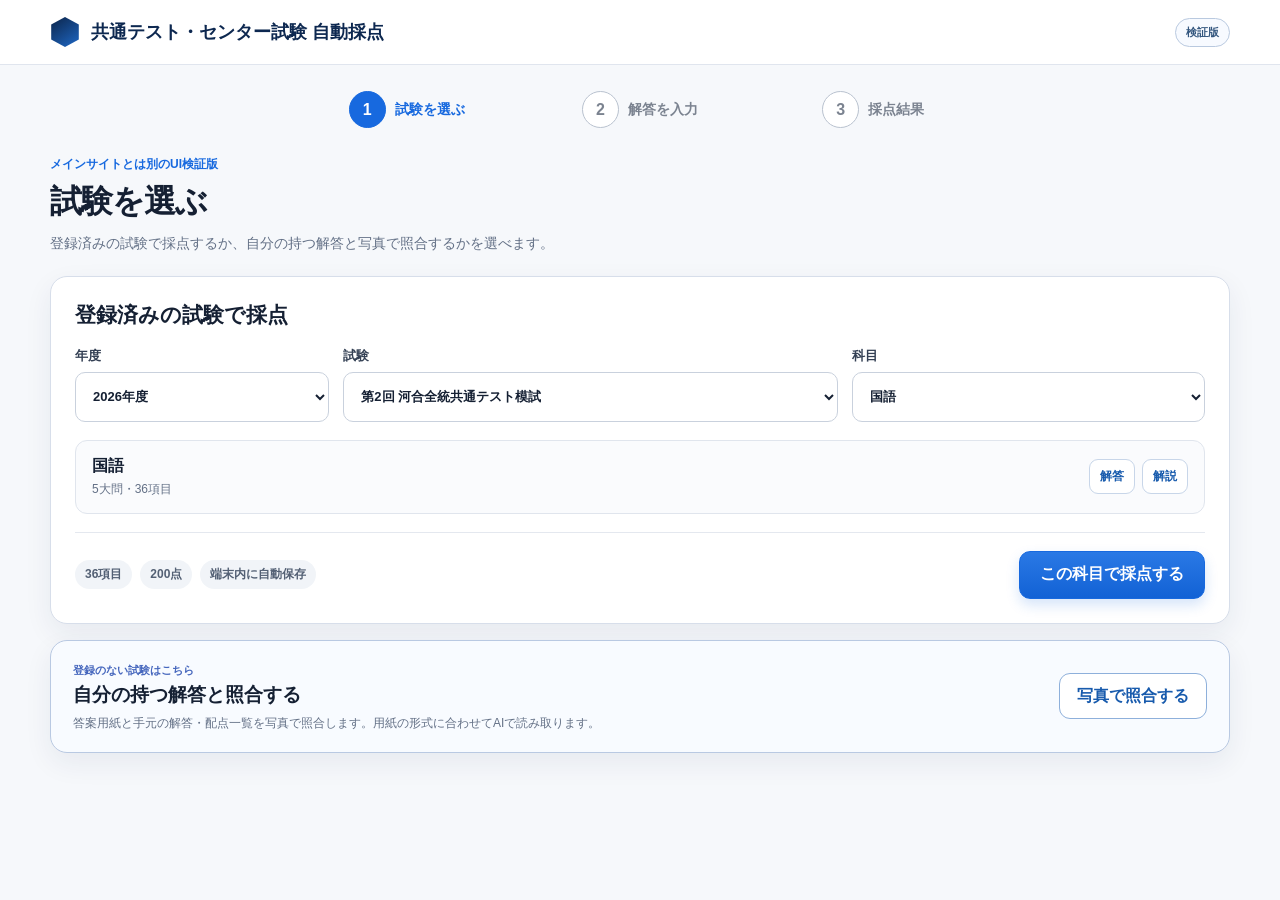
<file: kyoutu-ui-lab/photo/index.html>
<!doctype html>
<html lang="ja">
<head>
  <meta charset="utf-8">
  <meta name="viewport" content="width=device-width,initial-scale=1">
  <meta name="robots" content="noindex,nofollow">
  <meta http-equiv="refresh" content="0;url=../">
  <title>採点する科目を選んでください</title>
  <script>location.replace('../');</script>
</head>
<body>
  <p><a href="../">試験・科目選択を開く</a></p>
</body>
</html>
</file>
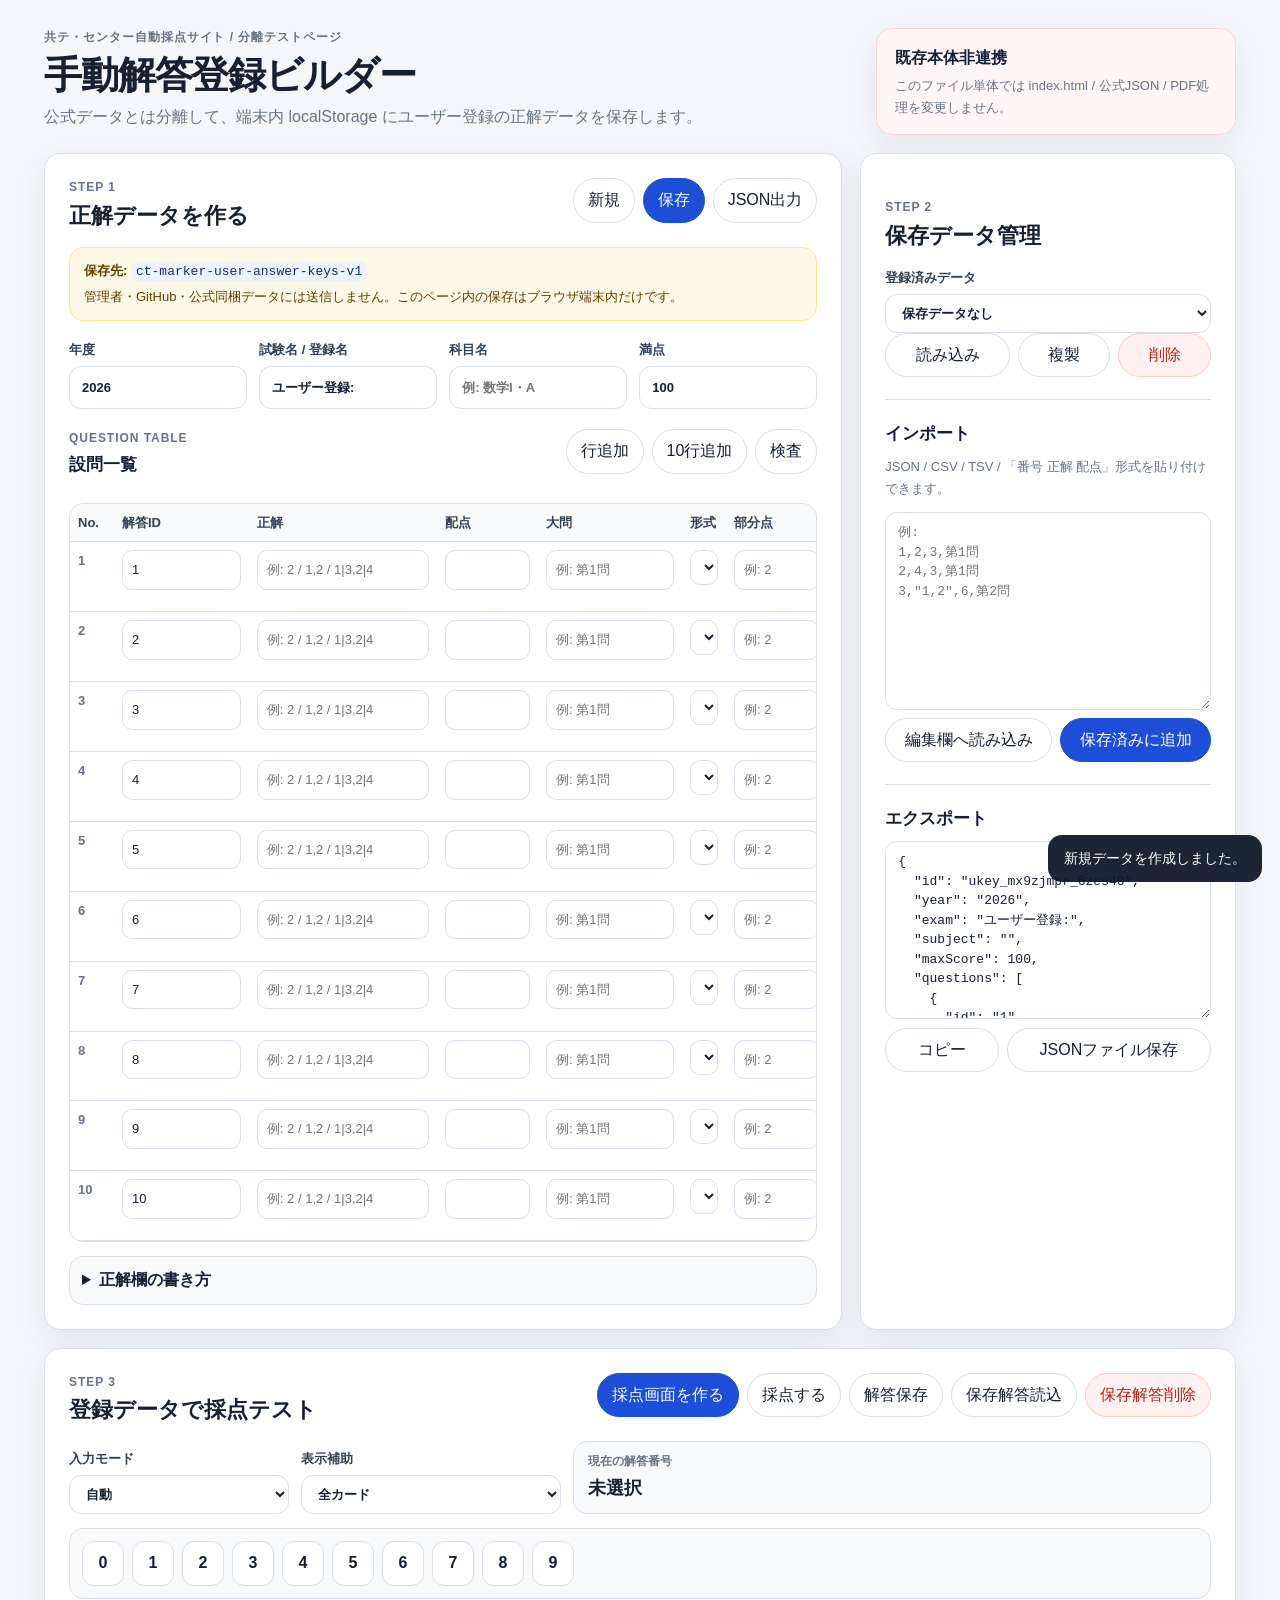
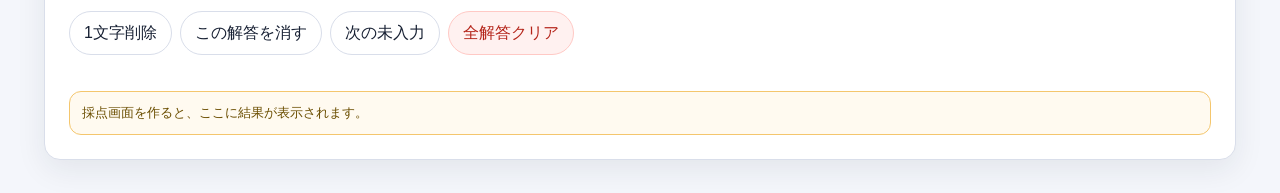
<file: user-key-builder.html>
<!doctype html>
<html lang="ja">
<head>
  <meta charset="utf-8">
  <meta name="viewport" content="width=device-width, initial-scale=1, viewport-fit=cover">
  <title>手動解答登録ビルダー（分離版）</title>
  <link rel="stylesheet" href="user-key-builder.css">
</head>
<body>
  <header class="app-header">
    <div>
      <p class="eyebrow">共テ・センター自動採点サイト / 分離テストページ</p>
      <h1>手動解答登録ビルダー</h1>
      <p class="lead">公式データとは分離して、端末内 localStorage にユーザー登録の正解データを保存します。</p>
    </div>
    <div class="status-card danger-lite" aria-label="安全方針">
      <strong>既存本体非連携</strong>
      <span>このファイル単体では index.html / 公式JSON / PDF処理を変更しません。</span>
    </div>
  </header>

  <main class="layout">
    <section class="panel editor-panel" aria-labelledby="editor-title">
      <div class="section-heading">
        <div>
          <p class="section-kicker">STEP 1</p>
          <h2 id="editor-title">正解データを作る</h2>
        </div>
        <div class="toolbar wrap">
          <button type="button" id="newDatasetBtn" class="secondary">新規</button>
          <button type="button" id="saveDatasetBtn" class="primary">保存</button>
          <button type="button" id="exportJsonBtn" class="secondary">JSON出力</button>
        </div>
      </div>

      <div class="notice">
        <p><strong>保存先:</strong> <code>ct-marker-user-answer-keys-v1</code></p>
        <p>管理者・GitHub・公式同梱データには送信しません。このページ内の保存はブラウザ端末内だけです。</p>
      </div>

      <div class="form-grid meta-grid">
        <label>年度
          <input id="yearInput" type="text" inputmode="numeric" placeholder="例: 2026">
        </label>
        <label>試験名 / 登録名
          <input id="examInput" type="text" placeholder="例: ユーザー登録: 7月演習">
        </label>
        <label>科目名
          <input id="subjectInput" type="text" placeholder="例: 数学I・A">
        </label>
        <label>満点
          <input id="maxScoreInput" type="number" min="0" step="1" placeholder="例: 100">
        </label>
      </div>

      <div class="section-heading compact">
        <div>
          <p class="section-kicker">QUESTION TABLE</p>
          <h3>設問一覧</h3>
        </div>
        <div class="toolbar wrap">
          <button type="button" id="addRowBtn" class="secondary">行追加</button>
          <button type="button" id="bulkAddRowsBtn" class="secondary">10行追加</button>
          <button type="button" id="validateBtn" class="secondary">検査</button>
        </div>
      </div>

      <div class="table-wrap" aria-live="polite">
        <table class="question-table" id="questionTable">
          <thead>
            <tr>
              <th>No.</th>
              <th>解答ID</th>
              <th>正解</th>
              <th>配点</th>
              <th>大問</th>
              <th>形式</th>
              <th>部分点</th>
              <th>備考</th>
              <th>操作</th>
            </tr>
          </thead>
          <tbody id="questionTbody"></tbody>
        </table>
      </div>

      <details class="help-block">
        <summary>正解欄の書き方</summary>
        <div class="help-grid">
          <div>
            <strong>通常</strong>
            <p><code>2</code> のように1つ入力。複数枠なら <code>1,2,3</code> のようにカンマ区切り。</p>
          </div>
          <div>
            <strong>順不同</strong>
            <p>形式を「順不同」にして <code>2,4</code>。採点時は順番を無視します。</p>
          </div>
          <div>
            <strong>複数許容</strong>
            <p>形式を「複数許容」にして <code>1|3,2|4</code>。1枠目は1または3、2枠目は2または4。</p>
          </div>
          <div>
            <strong>部分点</strong>
            <p>形式を「部分点」にして部分点欄へ1枠あたりの点を入力。満点を超えないよう自動で丸めます。</p>
          </div>
        </div>
      </details>
    </section>

    <aside class="panel side-panel" aria-labelledby="storage-title">
      <div class="section-heading compact">
        <div>
          <p class="section-kicker">STEP 2</p>
          <h2 id="storage-title">保存データ管理</h2>
        </div>
      </div>
      <label>登録済みデータ
        <select id="storedDatasetSelect"></select>
      </label>
      <div class="toolbar wrap full">
        <button type="button" id="loadStoredBtn" class="secondary">読み込み</button>
        <button type="button" id="duplicateStoredBtn" class="secondary">複製</button>
        <button type="button" id="deleteStoredBtn" class="danger">削除</button>
      </div>

      <hr>

      <h3>インポート</h3>
      <p class="muted">JSON / CSV / TSV / 「番号 正解 配点」形式を貼り付けできます。</p>
      <textarea id="importText" rows="9" spellcheck="false" placeholder='例:
1,2,3,第1問
2,4,3,第1問
3,"1,2",6,第2問'></textarea>
      <div class="toolbar wrap full">
        <button type="button" id="importToEditorBtn" class="secondary">編集欄へ読み込み</button>
        <button type="button" id="importAndSaveBtn" class="primary">保存済みに追加</button>
      </div>

      <hr>

      <h3>エクスポート</h3>
      <textarea id="exportText" rows="8" readonly spellcheck="false"></textarea>
      <div class="toolbar wrap full">
        <button type="button" id="copyExportBtn" class="secondary">コピー</button>
        <button type="button" id="downloadExportBtn" class="secondary">JSONファイル保存</button>
      </div>
    </aside>

    <section class="panel scoring-panel" aria-labelledby="scoring-title">
      <div class="section-heading">
        <div>
          <p class="section-kicker">STEP 3</p>
          <h2 id="scoring-title">登録データで採点テスト</h2>
        </div>
        <div class="toolbar wrap">
          <button type="button" id="buildScoringBtn" class="primary">採点画面を作る</button>
          <button type="button" id="scoreBtn" class="secondary">採点する</button>
          <button type="button" id="saveAnswersBtn" class="secondary">解答保存</button>
          <button type="button" id="loadAnswersBtn" class="secondary">保存解答読込</button>
          <button type="button" id="deleteAnswersBtn" class="danger">保存解答削除</button>
        </div>
      </div>

      <div class="test-controls">
        <label>入力モード
          <select id="inputModeSelect">
            <option value="auto">自動</option>
            <option value="digit">数字 0〜9</option>
            <option value="math">数学 －・0〜9</option>
            <option value="info">情報 0〜9・a〜f</option>
            <option value="kana">カタカナ ア〜ン</option>
          </select>
        </label>
        <label>表示補助
          <select id="filterSelect">
            <option value="all">全カード</option>
            <option value="missing">未入力のみ</option>
            <option value="wrongMissing">誤答・未入力のみ</option>
          </select>
        </label>
        <div class="current-box">
          <span>現在の解答番号</span>
          <strong id="currentAnswerLabel">未選択</strong>
        </div>
      </div>

      <div class="input-pad" id="inputPad" aria-label="入力ボタン"></div>
      <div class="toolbar wrap">
        <button type="button" id="backspaceBtn" class="secondary">1文字削除</button>
        <button type="button" id="clearCurrentBtn" class="secondary">この解答を消す</button>
        <button type="button" id="nextMissingBtn" class="secondary">次の未入力</button>
        <button type="button" id="clearAllAnswersBtn" class="danger">全解答クリア</button>
      </div>

      <div id="scoringCards" class="cards" aria-live="polite"></div>
      <div id="resultArea" class="result-area" aria-live="polite"></div>
    </section>
  </main>

  <div id="toast" class="toast" role="status" aria-live="polite"></div>
  <script src="user-key-builder.js"></script>
</body>
</html>
</file>
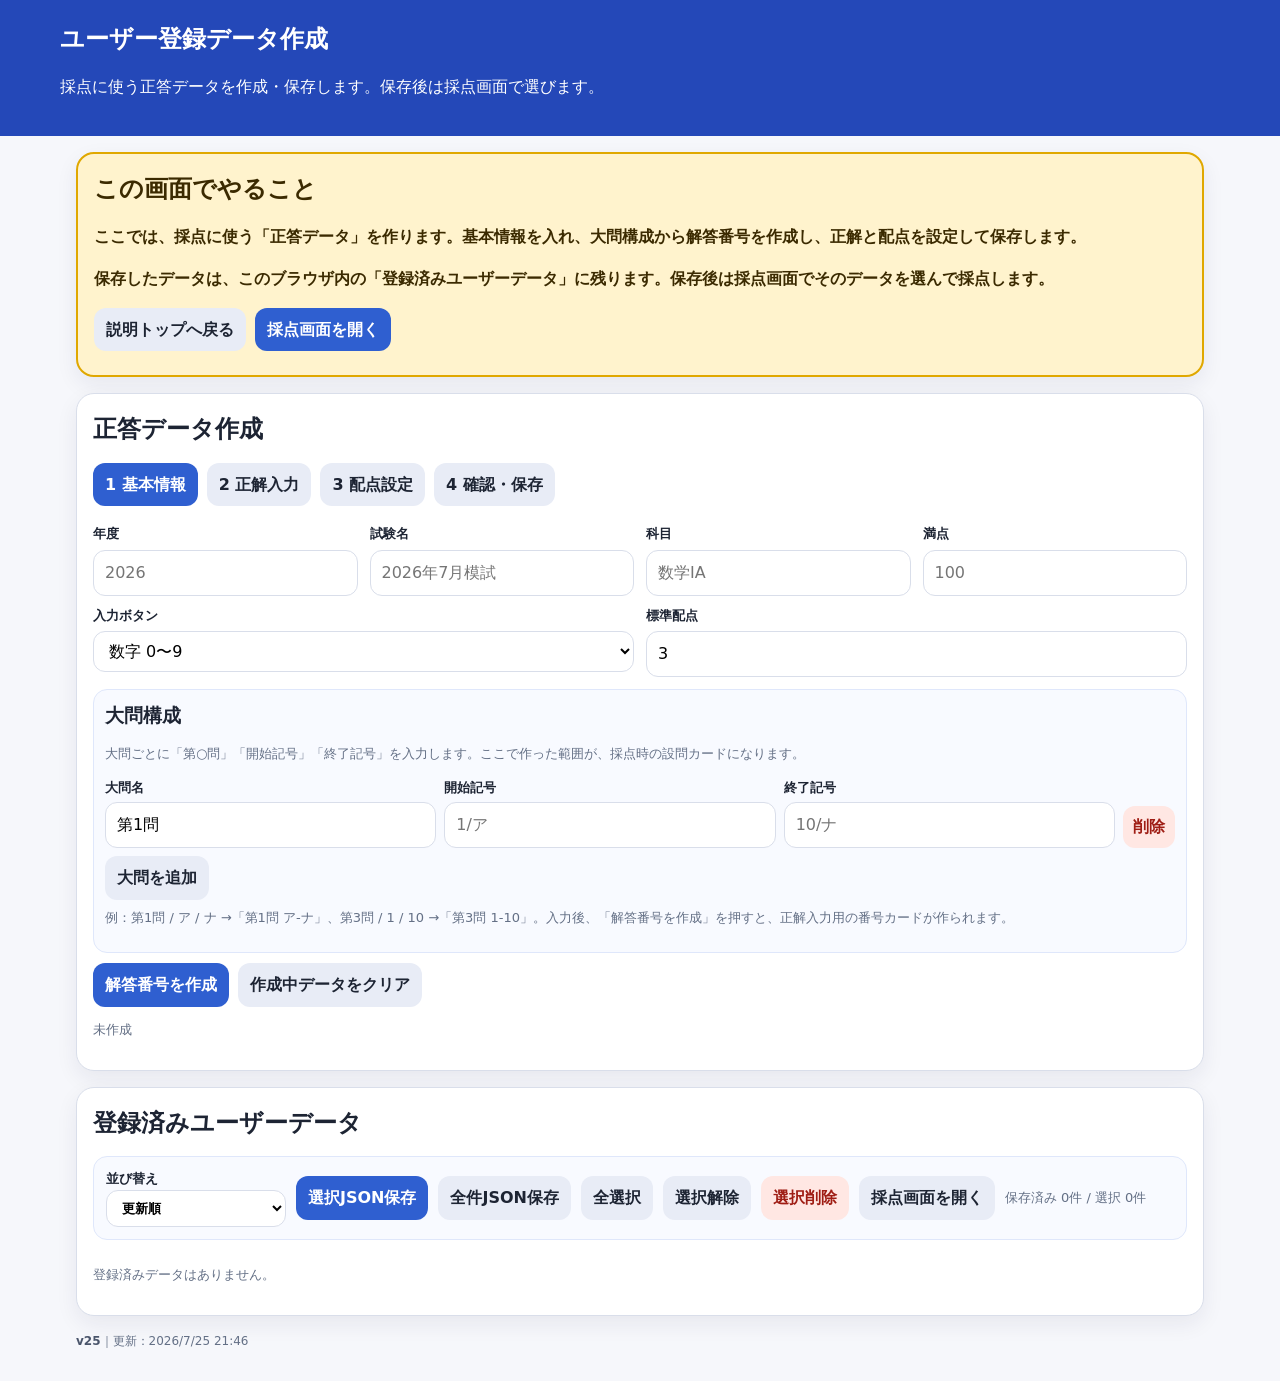
<file: user-key-tool/user-key-builder.html>
<!doctype html>
<html lang="ja">
<head>
<meta charset="utf-8">
<meta name="viewport" content="width=device-width,initial-scale=1,maximum-scale=1,user-scalable=no">

<title>ユーザー登録データ作成</title>
<style>
*{box-sizing:border-box}html,body{width:100%;max-width:100%;overflow-x:hidden}body{margin:0;background:#f6f7fb;color:#1d2433;font-family:system-ui,-apple-system,"Segoe UI",sans-serif;line-height:1.6}header{background:#2448b8;color:#fff;padding:20px 16px}header div,main{max-width:1160px;margin:auto}h1{font-size:24px;margin:0 0 5px}h2{margin:0 0 14px}h3{margin:16px 0 10px}main{padding:16px;display:grid;gap:16px;min-width:0}main>*{min-width:0}section{background:#fff;border:1px solid #d9deea;border-radius:18px;padding:16px;box-shadow:0 8px 22px #16224012;min-width:0;max-width:100%}label{display:block;margin:10px 0 5px;font-size:13px;font-weight:800}input,select,textarea,button{font:inherit}input,select,textarea{width:100%;border:1px solid #d9deea;border-radius:12px;padding:9px 11px;background:#fff}textarea{min-height:120px;font-family:ui-monospace,Consolas,monospace}button,.linkBtn{border:0;border-radius:12px;padding:9px 12px;background:#e8ecf6;font-weight:900;cursor:pointer;text-decoration:none;color:#1d2433;display:inline-block;white-space:nowrap}button.primary,.linkBtn.primary{background:#2f5fd0;color:#fff}button.danger{background:#ffe7e3;color:#9f1d14}button.good{background:#e8f5ec;color:#137333}.muted{color:#647086;font-size:13px}.notice{background:#fff3cd;border:2px solid #e0a800;color:#3b2a00;font-weight:800}.tabs,.btns,.keys,.slots{display:flex;gap:9px;flex-wrap:wrap;margin:8px 0}.tab.active{background:#2f5fd0;color:#fff}.panel{display:none;min-width:0;max-width:100%}.panel.active{display:block}.grid4{display:grid;grid-template-columns:repeat(4,1fr);gap:12px}.grid2{display:grid;grid-template-columns:1fr 1fr;gap:12px}.current{display:grid;grid-template-columns:minmax(0,1fr) auto;gap:12px;align-items:center;background:#f8faff;border:1px solid #dfe7fb;border-radius:16px;padding:14px;margin:10px 0}.current b{font-size:20px}.ans{font-family:ui-monospace,Consolas,monospace;background:#fff;border:1px solid #d9deea;border-radius:12px;padding:8px 12px;min-width:130px;text-align:center;font-weight:900;font-size:17px}.keys{background:#fff}.keys button{min-width:46px;height:40px;padding:0}.keys button.sel{background:#2f5fd0;color:#fff}#p_ans.active .keys{position:sticky;top:0;z-index:1200;background:#fff;border:1px solid #cbdcff;border-radius:14px;padding:8px;box-shadow:0 6px 14px #16224016}.slot{border:1px solid #dfe7fb;background:#f8faff;border-radius:12px;padding:7px 9px;font-size:13px;text-align:left;line-height:1.35}.slot.active{border-color:#2f5fd0;box-shadow:0 0 0 2px #2f5fd020}.slot.missing{background:#fff7f6;border-color:#f0c7c1}.box{background:#f8faff;border:1px solid #dfe7fb;border-radius:14px;padding:11px;margin:10px 0;min-width:0;max-width:100%}.warn{background:#fffaf0;border:1px solid #ead7a0;color:#533f04;border-radius:12px;padding:9px;margin:9px 0;font-weight:800}.ok{background:#f3faf5;border:1px solid #cfe8d4;color:#137333;border-radius:12px;padding:9px;margin:9px 0;font-weight:900}.bad{background:#fff7f6;border:1px solid #f0c7c1;color:#9f1d14;border-radius:12px;padding:9px;margin:9px 0;font-weight:900}#p_pts{min-width:0;max-width:100%}.tablewrap{display:block;width:100%;max-width:100%;overflow-x:auto;-webkit-overflow-scrolling:touch;margin-top:10px}.pttable{min-width:760px;width:max-content;border-collapse:collapse;font-size:13px}.pttable th,.pttable td{border-bottom:1px solid #d9deea;padding:9px 8px;text-align:left;vertical-align:middle}.pttable th{background:#f7f8fc;color:#4a556b}.pttable input[data-pt]{width:90px;padding:7px}.pttable input[type=checkbox],.item input[type=checkbox]{width:auto;transform:scale(1.35);margin:6px}.ruleBadge{display:inline-block;border:1px solid #d9deea;border-radius:999px;padding:4px 8px;background:#fff}.ptActions{background:#fff;border:1px solid #cbdcff;border-radius:14px;padding:8px 10px;margin:10px 0;box-shadow:0 6px 14px #16224016;min-width:0;max-width:100%}.ptActions .selectStatus{font-size:12px;font-weight:900;color:#4a556b;margin-bottom:5px;white-space:nowrap;overflow:hidden;text-overflow:ellipsis}.ptActions .btns{margin:0;gap:7px;flex-wrap:nowrap;overflow-x:auto}.ptActions button{padding:6px 9px;font-size:12px;border-radius:10px}#ptFloat{position:fixed;left:50%;top:0;transform:translateX(-50%);width:min(1160px,calc(100% - 16px));z-index:3000;display:none;border-radius:0 0 14px 14px;margin:0}#ptFloat.show{display:block}.saved{display:grid;gap:10px}.savedToolbar{display:flex;gap:10px;flex-wrap:wrap;align-items:center;background:#f8faff;border:1px solid #dfe7fb;border-radius:14px;padding:12px;margin-bottom:12px}.item{border:1px solid #dfe7fb;border-radius:14px;padding:12px;display:grid;grid-template-columns:auto minmax(0,1fr) auto;gap:12px;align-items:center}.item.on{border-color:#137333;box-shadow:0 0 0 2px #13733320}.mini{display:flex;gap:7px;flex-wrap:wrap}.mini button,.mini a{font-size:12px;padding:7px 9px}@media(max-width:760px){header{padding:16px 12px}h1{font-size:21px}main{padding:10px;gap:12px}section{padding:12px;border-radius:14px}.grid4,.grid2{grid-template-columns:1fr}.current,.item{grid-template-columns:1fr}.ans{text-align:left}.keys button{min-width:42px}#p_ans.active .keys{top:0;padding:7px;gap:7px}.ptActions{padding:7px}.ptActions button{padding:5px 8px;font-size:12px}.ptActions .btns{gap:6px}.box{padding:10px}}
.toolFooter{max-width:1160px;margin:0 auto;padding:0 16px 30px;color:#647086;font-size:12px;text-align:left}
.toolFooter b{font-weight:900;color:#4a556b}

.structHelper{margin-top:12px}.structHelper h3{margin-top:0}.structRows{display:grid;gap:8px}.structRow{display:grid;grid-template-columns:minmax(100px,1fr) minmax(82px,1fr) minmax(82px,1fr) auto;gap:8px;align-items:end}.structRow label{margin:0 0 4px}.structRow button{padding:8px 10px}.structAssistNote{margin-top:8px}@media(max-width:760px){.structRow{grid-template-columns:1fr 1fr}.structRow .structProblem{grid-column:1 / -1}.structRow .structDelWrap{grid-column:1 / -1}.structRow .structDelWrap button{width:100%}}
</style>
</head>
<body>
<header><div><h1>ユーザー登録データ作成</h1><p>採点に使う正答データを作成・保存します。保存後は採点画面で選びます。</p></div></header>
<main>
<section class="notice">
<h2>この画面でやること</h2>
<p>ここでは、採点に使う「正答データ」を作ります。基本情報を入れ、大問構成から解答番号を作成し、正解と配点を設定して保存します。</p>
<p>保存したデータは、このブラウザ内の「登録済みユーザーデータ」に残ります。保存後は採点画面でそのデータを選んで採点します。</p>
<div class="btns"><a class="linkBtn" href="index.html?v=25">説明トップへ戻る</a><a class="linkBtn primary" href="user-key-scoring-test.html?v=25">採点画面を開く</a></div>
</section>
<section>
<h2>正答データ作成</h2>
<div class="tabs"><button class="tab active" data-tab="meta">1 基本情報</button><button class="tab" data-tab="ans">2 正解入力</button><button class="tab" data-tab="pts">3 配点設定</button><button class="tab" data-tab="save">4 確認・保存</button></div>
<div id="p_meta" class="panel active"><div class="grid4"><div><label>年度</label><input id="year" placeholder="2026"></div><div><label>試験名</label><input id="title" placeholder="2026年7月模試"></div><div><label>科目</label><input id="subject" placeholder="数学IA"></div><div><label>満点</label><input id="max" placeholder="100"></div></div><div class="grid2"><div><label>入力ボタン</label><select id="mode"><option value="num">数字 0〜9</option><option value="math">数学 －・0〜9</option><option value="info">情報 0〜9・a〜f</option><option value="kana">カタカナ ア〜ン</option></select></div><div><label>標準配点</label><input id="defpt" value="3"></div></div><textarea id="structure" hidden></textarea>
<div class="box structHelper">
<h3>大問構成</h3>
<p class="muted">大問ごとに「第○問」「開始記号」「終了記号」を入力します。ここで作った範囲が、採点時の設問カードになります。</p>
<div id="structRows" class="structRows"></div>
<div class="btns">
<button id="addStructRow" type="button">大問を追加</button>
</div>
<p class="muted structAssistNote">例：第1問 / ア / ナ →「第1問 ア-ナ」、第3問 / 1 / 10 →「第3問 1-10」。入力後、「解答番号を作成」を押すと、正解入力用の番号カードが作られます。</p>
</div><div class="btns"><button id="make" class="primary">解答番号を作成</button><button id="clearDraft">作成中データをクリア</button></div><p id="metaStat" class="muted"></p></div>
<div id="p_ans" class="panel"><div class="current"><div><b id="curTitle">未作成</b><div id="curSub" class="muted"></div></div><div id="curAns" class="ans">-</div></div><div id="keys" class="keys"></div><div class="btns"><button id="prev">前へ</button><button id="next">次へ</button><button id="blank">次の未入力へ</button><button id="multi">正解候補を追加：OFF</button><button id="clearOne" class="danger">この番号をクリア</button></div><p class="muted">PCキーボード対応：数字・a〜f・ハイフンで入力、Backspaceでクリア、Enter/→で次へ、←で前へ。</p><div id="slotList" class="slots"></div></div>
<div id="p_pts" class="panel"><div id="ptBulkStatus"></div><div class="box"><h3>大問指定の一括設定</h3><p class="muted">同じ「ア」でも、第1問アと第2問アを混ぜません。</p><div class="grid4"><div><label>対象大問</label><select id="bulkGroup"></select></div><div><label>開始番号</label><input id="ps" placeholder="空欄なら先頭"></div><div><label>終了番号</label><input id="pe" placeholder="空欄なら末尾"></div><div><label>配点</label><input id="pv" placeholder="3"></div></div><label>採点方式</label><select id="rule"><option value="each">範囲内をそれぞれ単独で採点</option><option value="group">範囲全体をまとめて完答</option><option value="unordered">範囲全体を順不同完答</option><option value="unorderedPartial">範囲全体を順不同・1つ正解ごとに採点</option></select><p class="muted">「順不同・1つ正解ごとに採点」では、上の配点を1番号あたりの得点として使います。例：10・11を各2点なら、範囲を10〜11、配点を2にします。</p><div class="btns"><button id="apply" class="primary">この大問の範囲に適用</button><button id="clearPts" class="danger">配点設定を全削除</button></div></div><div id="ptAnchor"></div><div id="ptActions" class="ptActions"><div id="ptTopStatus" class="selectStatus">選択行：0個</div><div class="btns"><button class="good" data-pt-action="group">選択行をまとめて完答</button><button class="good" data-pt-action="unordered">選択行を順不同完答</button><button class="good" data-pt-action="unorderedPartial">選択行を順不同・個別配点</button><button data-pt-action="single">選択行を単独に戻す</button><button data-pt-action="clear">選択解除</button></div></div><h3>配点設定表</h3><div id="ptTable" class="tablewrap"></div></div>
<div id="p_save" class="panel"><h3>保存前チェック</h3><div id="check"></div><div id="saveMsg"></div><p class="muted"><b>保存先はこのブラウザ内です。保存したデータはサイト管理者から閲覧できません。別端末で使う場合は、生成JSONを保存して別端末で読み込んでください。</b></p><div class="btns"><button id="save" class="primary">ユーザー登録データとして保存</button><button id="saveAsNew">別データとして保存</button><button id="gen">生成JSONを表示</button><button id="import">下のJSONを読み込み</button></div><label>JSON確認・読み込み</label><textarea id="json" style="min-height:170px"></textarea></div>
</section>
<section><h2>登録済みユーザーデータ</h2><div id="savedToolbar" class="savedToolbar"></div><div id="saved" class="saved"></div></section>
</main>
<footer class="toolFooter"><b>v25</b>｜更新：2026/7/25 21:46</footer>
<div id="ptFloat" class="ptActions"><div id="ptFloatStatus" class="selectStatus">選択行：0個</div><div class="btns"><button class="good" data-pt-action="group">選択行をまとめて完答</button><button class="good" data-pt-action="unordered">選択行を順不同完答</button><button class="good" data-pt-action="unorderedPartial">選択行を順不同・個別配点</button><button data-pt-action="single">選択行を単独に戻す</button><button data-pt-action="clear">選択解除</button></div></div>
<script>
(()=>{'use strict';
const STORE='ct-marker-user-answer-keys-v1',DRAFT='ct-marker-user-key-builder-test-draft-v13';
const $=id=>document.getElementById(id);const esc=s=>String(s??'').replace(/[&<>"']/g,c=>({'&':'&amp;','<':'&lt;','>':'&gt;','"':'&quot;',"'":'&#39;'}[c]));const norm=s=>String(s??'').normalize('NFKC').trim().replace(/[−ー―–—－]/g,'-').toLowerCase();
const KANA='アイウエオカキクケコサシスセソタチツテトナニヌネノハヒフヘホマミムメモヤユヨラリルレロワヲン'.split('');
const st={id:null,editId:null,slots:[],units:[],idx:0,multi:false,last:null,unitSel:new Set(),savedSel:new Set(),savedSort:'updated'};function newUserKeyId(){return 'uk_'+Date.now()+'_'+Math.random().toString(36).slice(2,10);}function keyTitle(k){return String(k.title||String(k.exam||'').replace(/^ユーザー登録：/,''));}function sigKey(k){return [String(k.year??''),keyTitle(k),String(k.subject??'')].join('||');}function sigMeta(m){return [String(/^\d+$/.test(m.year)?Number(m.year):m.year),String(m.title||''),String(m.subject||'')].join('||');}function fmtDate(s){if(!s)return'-';try{return new Date(s).toLocaleString('ja-JP',{hour12:false})}catch(e){return String(s)}}function scoreHref(k){return 'user-key-scoring-test.html?v=25&key='+encodeURIComponent(k.userKeyId||'')}function savedSortText(k){return [keyTitle(k),k.subject||'',k.year||''].join(' ').normalize('NFKC')}function savedItems(a){const items=a.map((k,i)=>({k,i}));if(st.savedSort==='name'){items.sort((x,y)=>savedSortText(x.k).localeCompare(savedSortText(y.k),'ja',{numeric:true,sensitivity:'base'})||String(x.k.updatedAt||'').localeCompare(String(y.k.updatedAt||'')));}else{items.sort((x,y)=>String(y.k.updatedAt||y.k.createdAt||'').localeCompare(String(x.k.updatedAt||x.k.createdAt||''))||savedSortText(x.k).localeCompare(savedSortText(y.k),'ja',{numeric:true,sensitivity:'base'}));}return items;}
function safeParse(s,f){if(!s)return f;try{return JSON.parse(s)??f}catch(e){return f}}function keys(){const o=safeParse(localStorage.getItem(STORE),{keys:[]});return Array.isArray(o)?o:(o&&Array.isArray(o.keys)?o.keys:[])}function write(a){localStorage.setItem(STORE,JSON.stringify({version:1,updatedAt:new Date().toISOString(),keys:a||[]}));}
function meta(){syncStructRowsToText();return{year:$('year').value.trim(),title:$('title').value.trim(),subject:$('subject').value.trim(),max:$('max').value.trim(),mode:$('mode').value,defpt:$('defpt').value.trim()||'3',structure:$('structure').value};}
function saveDraft(){try{localStorage.setItem(DRAFT,JSON.stringify({id:st.id,editId:st.editId,slots:st.slots,units:st.units,idx:st.idx,multi:st.multi,meta:meta()}))}catch(e){}}function loadDraft(){const d=safeParse(localStorage.getItem(DRAFT),null);if(!d)return;st.id=d.id||null;st.editId=d.editId||null;st.slots=Array.isArray(d.slots)?d.slots:[];st.units=Array.isArray(d.units)?d.units:[];st.idx=Number(d.idx||0);st.multi=!!d.multi;const m=d.meta||{};['year','title','subject','max','mode','defpt','structure'].forEach(id=>{if($(id)&&m[id]!=null)$(id).value=m[id]});}
function toks(){const m=$('mode').value;if(m==='math')return ['-','0','1','2','3','4','5','6','7','8','9'];if(m==='info')return ['0','1','2','3','4','5','6','7','8','9','a','b','c','d','e','f'];if(m==='kana')return KANA;return ['0','1','2','3','4','5','6','7','8','9'];}
function kanaRange(a,b){const ai=KANA.indexOf(String(a).normalize('NFKC')),bi=KANA.indexOf(String(b).normalize('NFKC'));if(ai<0||bi<0)return null;let x=ai,y=bi;if(x>y)[x,y]=[y,x];return KANA.slice(x,y+1);}function nums(t){let s=String(t||'').normalize('NFKC').replace(/[〜～ー―–—－]/g,'-').replace(/[，、]/g,',').trim();const m=s.match(/^(.+?)\s*-\s*(.+)$/);if(m){if(/^\d+$/.test(m[1])&&/^\d+$/.test(m[2])){let a=Number(m[1]),b=Number(m[2]);if(a>b)[a,b]=[b,a];return Array.from({length:b-a+1},(_,i)=>String(a+i));}const kr=kanaRange(m[1],m[2]);if(kr)return kr;}return s.split(/[\s,]+/).map(x=>x.trim()).filter(Boolean);}function structLinesFromRows(rows){return rows.map((r,i)=>{const problem=r.problem||`第${i+1}問`,start=r.start,end=r.end;return start&&end?`${problem} ${start}-${end}`:start?`${problem} ${start}`:'';}).filter(Boolean)}function syncStructRowsToText(){if(!$('structure')||!$('structRows'))return;const lines=structLinesFromRows(collectStructRows());$('structure').value=lines.join('\n')}function parseStruct(){syncStructRowsToText();let out=[],seq=1;for(const line of $('structure').value.split(/\r?\n/).map(x=>x.trim()).filter(Boolean)){const m=line.match(/^(.+?問)\s*(.+)$/)||line.match(/^(.+?)\s+(.+)$/),g=m?m[1].trim():'第1問',raw=m?m[2]:line;for(const n of nums(raw))out.push({sid:'s'+seq++,problemNumber:g,label:String(n),correct:[]});}return out;}function parseStructRowsFromText(){const lines=$('structure').value.replace(/\r/g,'').split('\n').map(x=>x.trim()).filter(Boolean);if(!lines.length)return[{problem:'第1問',start:'',end:''}];return lines.map((line,i)=>{const m=line.match(/^(.+?問)\s*(.+)$/)||line.match(/^(.+?)\s+(.+)$/),problem=m?m[1].trim():`第${i+1}問`,raw=(m?m[2]:line).trim(),r=raw.match(/^(.+?)\s*[-〜～]\s*(.+)$/);return{problem,start:r?r[1].trim():raw,end:r?r[2].trim():''};});}function renderStructRows(rows){const box=$('structRows');if(!box)return;rows=rows||parseStructRowsFromText();box.innerHTML=rows.map((r,i)=>`<div class="structRow" data-struct-row="${i}"><div class="structProblem"><label>大問名</label><input data-struct-problem value="${esc(r.problem||`第${i+1}問`)}" placeholder="第${i+1}問"></div><div><label>開始記号</label><input data-struct-start value="${esc(r.start||'')}" placeholder="1/ア"></div><div><label>終了記号</label><input data-struct-end value="${esc(r.end||'')}" placeholder="10/ナ"></div><div class="structDelWrap"><button type="button" data-struct-del="${i}" class="danger">削除</button></div></div>`).join('');}function collectStructRows(){return [...document.querySelectorAll('[data-struct-row]')].map(row=>({problem:row.querySelector('[data-struct-problem]')?.value.trim()||'',start:row.querySelector('[data-struct-start]')?.value.trim()||'',end:row.querySelector('[data-struct-end]')?.value.trim()||''}));}function addStructRow(){const rows=collectStructRows();rows.push({problem:`第${rows.length+1}問`,start:'',end:''});renderStructRows(rows);saveDraft();}
function activeTab(){return document.querySelector('.tab.active')?.dataset.tab||''}function tab(n){document.querySelectorAll('.tab').forEach(b=>b.classList.toggle('active',b.dataset.tab===n));document.querySelectorAll('.panel').forEach(p=>p.classList.remove('active'));$('p_'+n).classList.add('active');hideFloat();render();setTimeout(updateFloat,0);}function groups(){return [...new Set(st.slots.map(s=>s.problemNumber))]}function cur(){return st.slots[st.idx]||null}function ctext(s){return s&&s.correct&&s.correct.length?s.correct.join(' または '):'未設定'}function rows(u){return u.slotIds.map(id=>st.slots.find(s=>s.sid===id)).filter(Boolean)}function uno(u){const r=rows(u);if(!r.length)return '';return r.length===1?r[0].problemNumber+'-'+r[0].label:r[0].problemNumber+'-'+r[0].label+'〜'+r[r.length-1].label;}function uans(u){return rows(u).map(s=>ctext(s)).join(u.rule==='unordered'||u.rule==='unorderedPartial'?' / ':'')}function total(){return st.units.reduce((a,u)=>a+Number(u.points||0),0)}
function diagnostics(){const sum=total(),max=Number($('max').value||0),miss=st.slots.filter(s=>!s.correct.length).map(s=>s.problemNumber+'-'+s.label),sc=new Set(st.units.flatMap(u=>u.slotIds)),un=st.slots.filter(s=>!sc.has(s.sid)).map(s=>s.problemNumber+'-'+s.label),badMax=!!max&&sum!==max;return{sum,max,miss,un,badMax};}
function statusHtml(){const d=diagnostics();let h=`<div class="box">解答番号：<b>${st.slots.length}</b>個 / 採点単位：<b>${st.units.length}</b>個 / 配点合計：<b>${d.sum}</b>点${d.max?` / 満点：<b>${d.max}</b>点`:''}</div>`;if(d.badMax)h+=`<div class="bad">配点合計が満点と一致していません。満点${d.max}点に対して、現在${d.sum}点です。</div>`;if(d.miss.length)h+=`<div class="warn">未入力：${esc(d.miss.slice(0,35).join(', '))}${d.miss.length>35?' ほか':''}</div>`;if(d.un.length)h+=`<div class="warn">未配点：${esc(d.un.slice(0,35).join(', '))}${d.un.length>35?' ほか':''}</div>`;if(st.slots.length&&!d.badMax&&!d.miss.length&&!d.un.length)h+=`<div class="ok">保存前チェックに大きな問題はありません。</div>`;return h;}
function updateStatusOnly(){const d=diagnostics();const txt=`選択行：${st.unitSel.size}個 / 採点単位：${st.units.length}個 / 配点合計：${d.sum}点${d.max?' / 満点：'+d.max+'点':''}`;$('check').innerHTML=statusHtml();$('ptBulkStatus').innerHTML=statusHtml();$('ptTopStatus').textContent=txt;$('ptFloatStatus').textContent=txt;updateFloat();}
function render(){const s=cur();$('curTitle').textContent=s?s.problemNumber+'　解答番号 '+s.label:'未作成';$('curSub').textContent=s?(st.idx+1)+' / '+st.slots.length:'基本情報で解答番号を作成してください。';$('curAns').textContent=s?ctext(s):'-';$('multi').textContent='正解候補を追加：'+(st.multi?'ON':'OFF');$('metaStat').textContent=st.slots.length?'解答番号 '+st.slots.length+' 個を作成済み。':'未作成';$('keys').innerHTML=toks().map(t=>`<button data-t="${esc(t)}" class="${s&&s.correct.includes(norm(t))?'sel':''}">${esc(t==='-'?'－':t)}</button>`).join('');$('slotList').innerHTML=st.slots.map((x,i)=>`<button class="slot ${i===st.idx?'active ':''}${!x.correct.length?'missing':''}" data-i="${i}"><b>${esc(x.problemNumber+'-'+x.label)}</b>${esc(ctext(x))}</button>`).join('');renderBulk();renderPts();renderSaved();updateStatusOnly();saveDraft();}
function renderBulk(){const old=$('bulkGroup').value;$('bulkGroup').innerHTML=groups().map(g=>`<option value="${esc(g)}">${esc(g)}</option>`).join('');if(groups().includes(old))$('bulkGroup').value=old;}function ruleText(r){return r==='unorderedPartial'?'順不同・個別配点':r==='unordered'?'順不同完答':(r==='group'?'まとめて完答':'単独')}function renderPts(){if(!st.units.length){$('ptTable').innerHTML='<p class="muted">配点設定がありません。</p>';return;}$('ptTable').innerHTML=`<table class="pttable"><thead><tr><th>選択</th><th>番号</th><th>正解</th><th>配点合計</th><th>1つ正解</th><th>採点方式</th><th>対象数</th><th>操作</th></tr></thead><tbody>${st.units.map((u,i)=>`<tr><td><input type="checkbox" data-unit-sel="${i}" ${st.unitSel.has(String(i))?'checked':''}></td><td><b>${esc(uno(u))}</b></td><td>${esc(uans(u))}</td><td>${u.rule==='unorderedPartial'?`<b>${esc(u.points)}</b>`:`<input data-pt="${i}" value="${esc(u.points)}">`}</td><td>${u.rule==='unorderedPartial'?`<input data-partial="${i}" value="${esc(u.partialAnyCorrect??0)}">`:'—'}</td><td><span class="ruleBadge">${esc(ruleText(u.rule))}</span></td><td>${u.slotIds.length}個</td><td><button class="danger" data-delunit="${i}">削除</button></td></tr>`).join('')}</tbody></table>`;}
function jsonHref(obj){return 'data:application/json;charset=utf-8,'+encodeURIComponent(JSON.stringify(obj,null,2));}function safeName(s){return String(s||'user_answer_key').normalize('NFKC').replace(/[\\/:*?"<>|\s]+/g,'_').replace(/^_+|_+$/g,'').slice(0,80)||'user_answer_key'}function renderSaved(){const a=keys(),items=savedItems(a),picked=[...st.savedSel].map(i=>a[Number(i)]).filter(Boolean);const selObj={version:1,exportedAt:new Date().toISOString(),keys:picked},allObj={version:1,exportedAt:new Date().toISOString(),keys:a};$('savedToolbar').innerHTML=`<label style="margin:0;min-width:180px">並び替え<select id="savedSort"><option value="updated" ${st.savedSort==='updated'?'selected':''}>更新順</option><option value="name" ${st.savedSort==='name'?'selected':''}>五十音順</option></select></label><a class="linkBtn primary" download="user_answer_keys_selected_${picked.length}.json" href="${picked.length?jsonHref(selObj):'#'}">選択JSON保存</a><a class="linkBtn" download="user_answer_keys_all.json" href="${jsonHref(allObj)}">全件JSON保存</a><button id="selectAllSaved">全選択</button><button id="clearSavedSel">選択解除</button><button id="deleteSelectedSaved" class="danger">選択削除</button><a class="linkBtn" href="user-key-scoring-test.html?v=25" target="_blank" rel="noopener">採点画面を開く</a><span class="muted">保存済み ${a.length}件 / 選択 ${picked.length}件</span>`;$('saved').innerHTML=a.length?items.map(({k,i})=>{const title=keyTitle(k)||'無題',fn=safeName((k.year||'')+'_'+title+'_'+(k.subject||''));return `<div class="item ${k.userKeyId===st.last?'on':''}"><input type="checkbox" data-save-sel="${i}" ${st.savedSel.has(String(i))?'checked':''}><div><b>${esc(title)} / ${esc(k.subject||'')}</b><div class="muted">${esc(k.year||'')}年度・${(k.questions||[]).length}採点単位・${esc(k.maxScore??'')}点</div><div class="muted">作成：${esc(fmtDate(k.createdAt))} / 更新：${esc(fmtDate(k.updatedAt))}</div></div><div class="mini"><a class="linkBtn primary" href="${esc(scoreHref(k))}" target="_blank" rel="noopener">採点画面で開く</a><button data-edit="${i}">編集</button><button data-copy="${i}">複製</button><button data-json="${i}">JSON表示</button><a class="linkBtn" download="${esc(fn)}.json" href="${jsonHref(k)}">個別DL</a><button class="danger" data-del="${i}">削除</button></div></div>`}).join(''):'<p class="muted">登録済みデータはありません。</p>';}function put(t){const s=cur();if(!s)return;const v=norm(t);if(st.multi){const set=new Set(s.correct);set.has(v)?set.delete(v):set.add(v);s.correct=[...set];}else{s.correct=[v];if(st.idx<st.slots.length-1)st.idx++;}render();}function groupSlots(g){return st.slots.filter(s=>s.problemNumber===g)}function slotRangeInGroup(g,a,b){const arr=groupSlots(g);if(!arr.length)return[];if(!String(a||'').trim()&&!String(b||'').trim())return arr;let ia=String(a||'').trim()?arr.findIndex(s=>norm(s.label)===norm(a)):0,ib=String(b||'').trim()?arr.findIndex(s=>norm(s.label)===norm(b)):arr.length-1;if(ia<0||ib<0)return[];if(ia>ib)[ia,ib]=[ib,ia];return arr.slice(ia,ib+1);}function sortUnits(){st.units.sort((a,b)=>st.slots.findIndex(s=>s.sid===a.slotIds[0])-st.slots.findIndex(s=>s.sid===b.slotIds[0]));st.unitSel.clear();}function addUnitsForSlots(ss,p,r,partial){const ids=new Set(ss.map(s=>s.sid));st.units=st.units.filter(u=>!u.slotIds.some(id=>ids.has(id)));if(r==='each')ss.forEach(s=>st.units.push({slotIds:[s.sid],points:p,rule:'each'}));else{const unit={slotIds:ss.map(s=>s.sid),points:p,rule:r};if(r==='unorderedPartial')unit.partialAnyCorrect=Number(partial||0);st.units.push(unit);}sortUnits();}function apply(){const ss=slotRangeInGroup($('bulkGroup').value,$('ps').value,$('pe').value);if(!ss.length){alert('対象大問・開始番号・終了番号を確認してください。');return;}const rule=$('rule').value,entered=Number($('pv').value||0);if(rule==='unorderedPartial')addUnitsForSlots(ss,entered*ss.length,rule,entered);else addUnitsForSlots(ss,entered,rule);render();}
function selectedUnits(){return [...st.unitSel].map(i=>st.units[Number(i)]).filter(Boolean)}function selectedSlots(){const ids=[...new Set(selectedUnits().flatMap(u=>u.slotIds))];return ids.map(id=>st.slots.find(s=>s.sid===id)).filter(Boolean).sort((a,b)=>st.slots.indexOf(a)-st.slots.indexOf(b));}function groupSelected(rule){const ss=selectedSlots();if(ss.length<2){alert('2行以上選択してください。');return;}const gs=new Set(ss.map(s=>s.problemNumber));if(gs.size>1&&!confirm('複数の大問をまたいでまとめますか？通常は同じ大問内だけを推奨します。'))return;const point=selectedUnits().reduce((a,u)=>a+Number(u.points||0),0)||Number($('defpt').value||0);if(rule==='unorderedPartial')addUnitsForSlots(ss,point,rule,point/ss.length);else addUnitsForSlots(ss,point,rule);render();}function singleSelected(){const ss=selectedSlots();if(!ss.length)return;addUnitsForSlots(ss,Number($('defpt').value||0),'each');render();}function cart(a){return a.reduce((x,y)=>x.flatMap(p=>y.map(v=>p.concat([v]))),[[]]);}function questions(){const m=new Map(st.slots.map(s=>[s.sid,s]));return st.units.map(u=>{const ss=u.slotIds.map(id=>m.get(id)).filter(Boolean),opts=cart(ss.map(s=>s.correct.length?s.correct:[''])),id=ss.length===1?ss[0].label:ss[0].label+'-'+ss[ss.length-1].label,q={id,problemNumber:ss[0]?.problemNumber||'',points:Number(u.points||0)};if(u.rule==='unordered'||u.rule==='unorderedPartial')q.unordered=true;if(u.rule==='unorderedPartial')q.partialAnyCorrect=Number(u.partialAnyCorrect||0);if(opts.length>1)q.correctOptions=opts;else if(opts[0]&&opts[0].length>1)q.answers=opts[0];else q.answer=opts[0]?.[0]||'';return q;});}
function build(strict){const m=meta();if(strict&&(!m.year||!m.title||!m.subject))throw Error('年度・試験名・科目が必要です。');if(!st.slots.length||!st.units.length){if(strict)throw Error('解答番号・配点設定が必要です。');return null;}const qs=questions(),sum=qs.reduce((a,q)=>a+Number(q.points||0),0),max=Number(m.max||sum)||sum;return{userKeyId:st.id||newUserKeyId(),sourceType:'user',year:/^\d+$/.test(m.year)?Number(m.year):m.year,exam:'ユーザー登録：'+m.title,title:m.title,subject:m.subject,maxScore:max,source:'ユーザー登録データ',notes:'',questions:qs,builderRaw:{slots:st.slots,units:st.units,inputMode:m.mode,defaultPoints:m.defpt,structure:m.structure},createdAt:new Date().toISOString(),updatedAt:new Date().toISOString()};}function msg(ok,t){$('saveMsg').innerHTML=`<div class="${ok?'ok':'bad'}">${esc(t)}</div>`;}function save(forceNew){let k;try{k=build(true);}catch(e){msg(false,e.message);return;}const d=diagnostics();if(d.badMax){msg(false,`保存できません。配点合計が満点と一致していません。満点${d.max}点、現在${d.sum}点です。`);return;}if(d.miss.length&&!confirm('未入力があります。このまま保存しますか？'))return;try{let a=keys(),now=new Date().toISOString(),existing=st.editId?a.find(x=>x.userKeyId===st.editId):null,updateExisting=!!existing&&!forceNew&&sigKey(existing)===sigKey(k);if(updateExisting){k.userKeyId=existing.userKeyId;k.createdAt=existing.createdAt||k.createdAt;a=a.filter(x=>x.userKeyId!==k.userKeyId);}else{k.userKeyId=newUserKeyId();k.createdAt=now;}k.updatedAt=now;a.push(k);write(a);if(!keys().some(x=>x.userKeyId===k.userKeyId))throw Error('保存後確認に失敗');st.id=k.userKeyId;st.editId=k.userKeyId;st.last=k.userKeyId;$('json').value=JSON.stringify(k,null,2);msg(true,updateExisting?'上書き保存しました。':'新規データとして保存しました。登録済み一覧に反映されています。');render();tab('save');}catch(e){msg(false,'保存に失敗：'+e.message);}}
function load(k){const r=k.builderRaw||{};st.id=k.userKeyId||('uk_'+Date.now());st.editId=k.userKeyId||null;st.slots=Array.isArray(r.slots)?JSON.parse(JSON.stringify(r.slots)):[];st.units=Array.isArray(r.units)?JSON.parse(JSON.stringify(r.units)):[];st.idx=0;st.multi=false;st.unitSel.clear();$('year').value=k.year||'';$('title').value=k.title||String(k.exam||'').replace(/^ユーザー登録：/,'');$('subject').value=k.subject||'';$('max').value=k.maxScore||'';if(r.inputMode)$('mode').value=r.inputMode;if(r.defaultPoints)$('defpt').value=r.defaultPoints;if(r.structure)$('structure').value=r.structure;renderStructRows();$('saveMsg').innerHTML='';tab('ans');}
function hideFloat(){$('ptFloat').classList.remove('show')}function updateFloat(){const f=$('ptFloat'),bar=$('ptActions'),panel=$('p_pts');if(activeTab()!=='pts'||!bar||!panel){hideFloat();return}const br=bar.getBoundingClientRect(),pr=panel.getBoundingClientRect();f.classList.toggle('show',br.bottom<0&&pr.bottom>60)}function ptAction(action){if(action==='group')groupSelected('group');else if(action==='unordered')groupSelected('unordered');else if(action==='unorderedPartial')groupSelected('unorderedPartial');else if(action==='single')singleSelected();else if(action==='clear'){st.unitSel.clear();render();}}
function keydown(e){const tag=(e.target&&e.target.tagName||'').toLowerCase();if(['input','textarea','select'].includes(tag)||e.ctrlKey||e.metaKey||e.altKey||activeTab()!=='ans')return;const k=e.key;if(k==='Backspace'||k==='Delete'){e.preventDefault();const s=cur();if(s)s.correct=[];render();return;}if(k==='Enter'||k==='ArrowRight'){e.preventDefault();st.idx=Math.min(st.slots.length-1,st.idx+1);render();return;}if(k==='ArrowLeft'){e.preventDefault();st.idx=Math.max(0,st.idx-1);render();return;}const v=norm(k);if(toks().map(norm).includes(v)){e.preventDefault();put(v);}}
document.querySelectorAll('.tab').forEach(b=>b.onclick=()=>tab(b.dataset.tab));$('make').onclick=()=>{const a=parseStruct();if(!a.length){alert('開始記号・終了記号を入力してください。');return;}const existing=st.editId?keys().find(k=>k.userKeyId===st.editId):null;if(existing&&sigKey(existing)!==sigMeta(meta())){st.editId=null;st.id=newUserKeyId();}st.id=st.id||newUserKeyId();st.slots=a;st.units=[];st.idx=0;st.multi=false;st.unitSel.clear();const p=Number($('defpt').value||3)||0;a.forEach(s=>st.units.push({slotIds:[s.sid],points:p,rule:'each'}));$('saveMsg').innerHTML='';tab('ans');};$('clearDraft').onclick=()=>{if(confirm('作成中データをクリアしますか？')){st.id=null;st.editId=null;st.slots=[];st.units=[];st.idx=0;st.multi=false;st.last=null;st.unitSel.clear();localStorage.removeItem(DRAFT);$('saveMsg').innerHTML='';render();}};$('keys').onclick=e=>{const b=e.target.closest('[data-t]');if(b)put(b.dataset.t)};$('slotList').onclick=e=>{const b=e.target.closest('[data-i]');if(b){st.idx=Number(b.dataset.i);render();}};$('prev').onclick=()=>{st.idx=Math.max(0,st.idx-1);render()};$('next').onclick=()=>{st.idx=Math.min(st.slots.length-1,st.idx+1);render()};$('blank').onclick=()=>{const n=st.slots.findIndex((s,i)=>i>st.idx&&!s.correct.length),a=st.slots.findIndex(s=>!s.correct.length);st.idx=n>=0?n:Math.max(0,a);render()};$('multi').onclick=()=>{st.multi=!st.multi;render()};$('clearOne').onclick=()=>{const s=cur();if(s)s.correct=[];render()};$('apply').onclick=apply;$('clearPts').onclick=()=>{if(confirm('配点設定を全削除しますか？')){st.units=[];st.unitSel.clear();render();}};document.addEventListener('click',e=>{const b=e.target.closest('[data-pt-action]');if(b)ptAction(b.dataset.ptAction)});$('ptTable').oninput=e=>{const x=e.target.closest('[data-pt]'),partial=e.target.closest('[data-partial]');if(x&&st.units[x.dataset.pt])st.units[x.dataset.pt].points=Number(x.value||0);if(partial&&st.units[partial.dataset.partial]){const u=st.units[partial.dataset.partial];u.partialAnyCorrect=Number(partial.value||0);u.points=u.partialAnyCorrect*u.slotIds.length;}if(x||partial){updateStatusOnly();saveDraft();}};$('ptTable').onchange=e=>{const c=e.target.closest('[data-unit-sel]');if(c){c.checked?st.unitSel.add(String(c.dataset.unitSel)):st.unitSel.delete(String(c.dataset.unitSel));updateStatusOnly();saveDraft();}};$('ptTable').onclick=e=>{const x=e.target.closest('[data-delunit]');if(x){st.units.splice(Number(x.dataset.delunit),1);st.unitSel.clear();render();}};$('save').onclick=()=>save(false);$('saveAsNew').onclick=()=>save(true);$('gen').onclick=()=>{$('json').value=JSON.stringify(build(false),null,2)};$('import').onclick=()=>{try{const o=JSON.parse($('json').value),a=Array.isArray(o)?o:(o&&Array.isArray(o.keys)?o.keys:(o&&Array.isArray(o.questions)?[o]:[]));if(!a.length){msg(false,'読み込めるデータがありません。');return;}const old=keys(),map=new Map(old.map(k=>[k.userKeyId||[k.year,k.exam||k.title,k.subject].join('||'),k]));a.forEach(k=>{k.userKeyId=k.userKeyId||('uk_'+Date.now()+'_'+Math.random().toString(36).slice(2));k.updatedAt=k.updatedAt||new Date().toISOString();map.set(k.userKeyId||[k.year,k.exam||k.title,k.subject].join('||'),k)});write([...map.values()]);st.last=null;render();msg(true,a.length+'件を追加・更新しました。現在のデータは残しています。');}catch(e){msg(false,'JSONを読み込めませんでした。')}};$('savedToolbar').onchange=e=>{if(e.target.id==='savedSort'){st.savedSort=e.target.value;renderSaved();}};$('savedToolbar').onclick=e=>{if(e.target.id==='selectAllSaved'){st.savedSel=new Set(keys().map((_,i)=>String(i)));renderSaved();}if(e.target.id==='clearSavedSel'){st.savedSel.clear();renderSaved();}if(e.target.id==='deleteSelectedSaved'){if(!st.savedSel.size){alert('削除するデータを選択してください。');return;}if(confirm('選択した保存データを削除しますか？')){let a=keys().filter((_,i)=>!st.savedSel.has(String(i)));write(a);st.savedSel.clear();render();}}if(e.target.closest('a')&&e.target.closest('a').getAttribute('href')==='#')alert('ダウンロードするデータを選択してください。')};$('saved').onclick=e=>{const a=keys(),sel=e.target.closest('[data-save-sel]'),ed=e.target.closest('[data-edit]'),cp=e.target.closest('[data-copy]'),js=e.target.closest('[data-json]'),del=e.target.closest('[data-del]');if(sel){sel.checked?st.savedSel.add(String(sel.dataset.saveSel)):st.savedSel.delete(String(sel.dataset.saveSel));renderSaved();return;}if(ed)load(a[ed.dataset.edit]);if(cp){const src=a[cp.dataset.copy];if(src){const k=JSON.parse(JSON.stringify(src));k.userKeyId=newUserKeyId();k.title=keyTitle(k)+' コピー';k.exam='ユーザー登録：'+k.title;k.createdAt=new Date().toISOString();k.updatedAt=k.createdAt;a.push(k);write(a);st.last=k.userKeyId;render();}}if(js){$('json').value=JSON.stringify(a[js.dataset.json],null,2);tab('save');}if(del&&confirm('削除しますか？')){a.splice(Number(del.dataset.del),1);write(a);st.savedSel.clear();render();}};if($('addStructRow'))$('addStructRow').onclick=addStructRow;if($('reloadStructRows'))$('reloadStructRows').onclick=()=>renderStructRows(parseStructRowsFromText());if($('structRows')){$('structRows').onclick=e=>{const b=e.target.closest('[data-struct-del]');if(!b)return;const rows=collectStructRows();rows.splice(Number(b.dataset.structDel),1);renderStructRows(rows.length?rows:[{problem:'第1問',start:'',end:''}]);saveDraft();};$('structRows').oninput=saveDraft;}['year','title','subject','max','mode','defpt','structure'].forEach(id=>$(id).oninput=saveDraft);document.addEventListener('keydown',keydown);window.addEventListener('scroll',updateFloat,{passive:true});window.addEventListener('resize',updateFloat);loadDraft();if($('structure')&&$('structure').value.trim()==='第1問 ア-ナ\n第2問 ア-オ\n第3問 ア-カ')$('structure').value='';renderStructRows();render();
})();
</script>
</body>
</html>
</file>
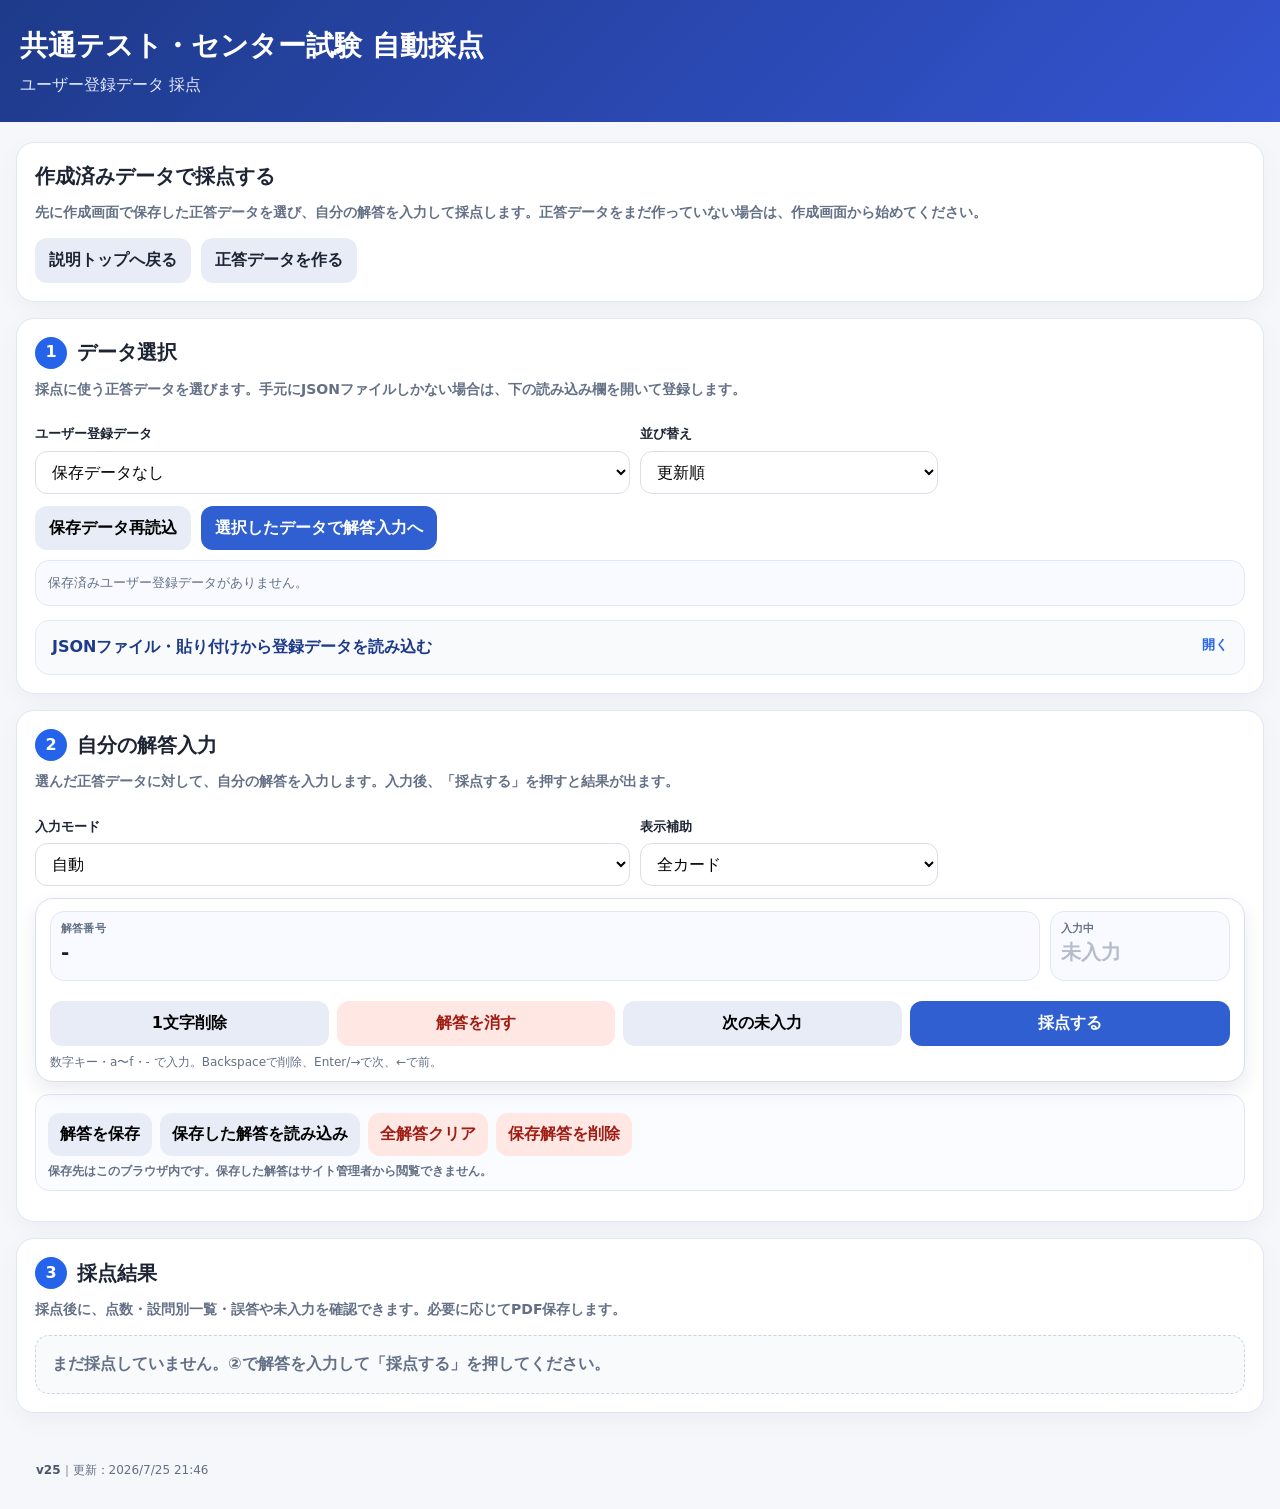
<file: user-key-tool/user-key-scoring-test.html>
<!doctype html><html lang="ja"><head><meta charset="utf-8"><meta name="viewport" content="width=device-width,initial-scale=1,maximum-scale=1,user-scalable=no,viewport-fit=cover"><title>ユーザー登録データ 採点</title><link rel="stylesheet" href="user-key-scoring-test.css?v=23"><style>
.flowSteps{display:flex;flex-direction:column;gap:16px}.flowStep{border:1px solid #dfe7f3;border-radius:18px;background:#fff;padding:18px;box-shadow:0 8px 24px rgba(16,24,40,.04)}.flowStep h2{display:flex;align-items:center;gap:10px;margin:0 0 14px}.stepNo{display:inline-grid;place-items:center;width:32px;height:32px;border-radius:999px;background:#2563eb;color:#fff;font-weight:900;font-size:16px}.stepLead{margin:-4px 0 14px;color:#647086;font-size:14px;font-weight:700}.stepActions{margin-top:12px}.importDetails{margin-top:14px;border:1px solid #e3e9f6;border-radius:14px;background:#f8fafc;overflow:hidden}.importDetails summary{cursor:pointer;list-style:none;padding:14px 16px;font-weight:900;color:#1e3a8a}.importDetails summary::-webkit-details-marker{display:none}.importDetails summary:after{content:'開く';float:right;color:#2563eb;font-size:13px}.importDetails[open] summary:after{content:'閉じる'}.importDetailsBody{padding:0 16px 16px}.inlineNote{font-size:13px;color:#647086;font-weight:700}.compactTop{margin-top:0}.resultEmptyGuide{border:1px dashed #cbd5e1;border-radius:14px;background:#f8fafc;padding:16px;color:#647086;font-weight:800}.linkBtn{display:inline-block;border:0;border-radius:12px;padding:10px 14px;background:#e8ecf6;cursor:pointer;font-weight:800;text-decoration:none;color:#1d2433}.linkBtn.primary{background:#2563eb;color:#fff}@media(max-width:720px){.flowStep{padding:14px;border-radius:16px}.flowStep h2{font-size:20px}.stepNo{width:28px;height:28px;font-size:14px}.importDetails summary{padding:13px 14px}}
</style></head><body><header><div><h1>共通テスト・センター試験 自動採点</h1><p>ユーザー登録データ 採点</p></div></header><main><div class="flowSteps"><section class="flowStep" id="score-guide"><h2>作成済みデータで採点する</h2><p class="stepLead">先に作成画面で保存した正答データを選び、自分の解答を入力して採点します。正答データをまだ作っていない場合は、作成画面から始めてください。</p><div class="btns stepActions"><a class="linkBtn" href="index.html?v=25">説明トップへ戻る</a><a class="linkBtn" href="user-key-builder.html?v=25">正答データを作る</a></div></section><section class="flowStep" id="step-data"><h2><span class="stepNo">1</span>データ選択</h2><p class="stepLead">採点に使う正答データを選びます。手元にJSONファイルしかない場合は、下の読み込み欄を開いて登録します。</p><div class="row"><div><label>ユーザー登録データ</label><select id="keySelect"></select></div><div><label>並び替え</label><select id="keySort"><option value="updated">更新順</option><option value="name">五十音順</option></select></div></div><div class="btns stepActions"><button id="reloadKeys">保存データ再読込</button><button id="goInput" class="primary">選択したデータで解答入力へ</button></div><div id="info" class="box muted">保存済みユーザー登録データを読み込んでいます。</div><details class="importDetails"><summary>JSONファイル・貼り付けから登録データを読み込む</summary><div class="importDetailsBody"><p class="muted compactTop">JSON形式の登録データを読み込めます。単体JSON、または <code>{keys:[...]}</code> 形式に対応。</p><div class="box"><label>JSONファイルを選択</label><input id="importJsonFile" type="file" accept=".json,application/json"><div class="btns"><button id="importFileBtn" class="primary">JSONファイルを読み込み</button></div></div><label>JSONを貼り付け</label><textarea id="importJson" placeholder="JSONを貼り付け"></textarea><div class="btns"><button id="importBtn">貼り付けJSONを保存済みデータへ読み込み</button></div><div id="message"></div></div></details></section><section class="flowStep scoreSection" id="step-input"><h2><span class="stepNo">2</span>自分の解答入力</h2><p class="stepLead">選んだ正答データに対して、自分の解答を入力します。入力後、「採点する」を押すと結果が出ます。</p><div class="row"><div><label>入力モード</label><select id="inputMode"><option value="auto">自動</option><option value="num">数字 0〜9</option><option value="math">数学 －・0〜9</option><option value="info">情報 0〜9・a〜f</option><option value="kana">カタカナ ア〜ン</option></select></div><div><label>表示補助</label><select id="cardFilter"><option value="all">全カード</option><option value="blank">未入力のみ</option><option value="wrong">誤答・未入力のみ</option></select></div></div><div id="keypadSpacer"></div><div id="keypad" class="keypad inputPanel"><div class="inputHead"><div class="inputQuestion"><div class="miniLabel">解答番号</div><b id="currentId">-</b></div><div class="inputAnswer"><div class="miniLabel">入力中</div><div id="currentAnswer" class="display"></div></div></div><div id="keyButtons" class="keys"></div><div class="btns inputActions"><button id="backspace">1文字削除</button><button id="clearOne" class="danger">解答を消す</button><button id="nextBlank">次の未入力</button><button id="grade" class="primary">採点する</button></div><div class="kbdHelp muted">数字キー・a〜f・- で入力。Backspaceで削除、Enter/→で次、←で前。</div></div><div class="answerSavePanel"><div class="btns saveActions"><button id="saveAnswer">解答を保存</button><button id="loadAnswer">保存した解答を読み込み</button><button id="clearAll" class="danger">全解答クリア</button><button id="deleteAnswer" class="danger">保存解答を削除</button></div><div id="saveStatus" class="saveStatus"></div><div class="privacyNote">保存先はこのブラウザ内です。保存した解答はサイト管理者から閲覧できません。</div></div><div id="answerCards" class="answers"></div></section><section class="flowStep" id="step-result"><h2><span class="stepNo">3</span>採点結果</h2><p class="stepLead">採点後に、点数・設問別一覧・誤答や未入力を確認できます。必要に応じてPDF保存します。</p><div id="result"><div class="resultEmptyGuide">まだ採点していません。②で解答を入力して「採点する」を押してください。</div></div></section></div></main><footer class="toolFooter"><b>v25</b>｜更新：2026/7/25 21:46</footer><script src="user-key-scoring-test.js?v=25" defer></script><script src="user-key-scoring-test-pdf-adapter.js?v=23" defer></script></body></html>
</file>
<file: kyoutu-ui-lab/style.css>
:root{
  --navy:#0d2850;--blue:#1769df;--blue-dark:#0e58bf;--blue-soft:#edf5ff;
  --ink:#152033;--muted:#637086;--line:#d7deea;--page:#f6f8fb;--white:#fff;
  --good:#13795b;--good-soft:#eef9f4;--bad:#b63a32;--bad-soft:#fff6f5;--warn:#96620c;
  --shadow:0 10px 28px rgba(23,42,78,.07);--radius:17px;--content:1180px;
}
*{box-sizing:border-box}html{background:var(--page);scroll-behavior:smooth}body{margin:0;background:var(--page);color:var(--ink);font-family:-apple-system,BlinkMacSystemFont,"Segoe UI","Hiragino Sans","Yu Gothic",Meiryo,sans-serif;-webkit-font-smoothing:antialiased}button,select{font:inherit}button{cursor:pointer}button:focus-visible,select:focus-visible,[tabindex]:focus-visible{outline:3px solid rgba(23,105,223,.25);outline-offset:2px}.screen[hidden],[hidden]{display:none!important}
.site-header{position:sticky;top:0;z-index:80;border-bottom:1px solid #e0e5ee;background:rgba(255,255,255,.96);backdrop-filter:blur(10px)}.header-inner{width:min(var(--content),calc(100% - 32px));height:64px;margin:auto;display:flex;align-items:center;gap:12px}.brand{min-width:0;display:flex;align-items:center;gap:11px;border:0;padding:0;background:none;color:var(--navy);font-size:18px;font-weight:900;text-align:left}.brand-mark{width:30px;height:30px;flex:0 0 auto;background:linear-gradient(145deg,#0b2347,#1f69c7);clip-path:polygon(50% 0,96% 25%,96% 75%,50% 100%,4% 75%,4% 25%)}.lab-badge{margin-left:auto;white-space:nowrap;border:1px solid #b9c9df;border-radius:999px;padding:6px 10px;color:#34577f;background:#f7faff;font-size:11px;font-weight:900}.header-back{width:34px;height:38px;flex:0 0 auto;border:1px solid var(--line);border-radius:10px;background:#fff;color:var(--navy);font-size:30px;line-height:1}
main{width:min(var(--content),calc(100% - 32px));margin:auto;padding:26px 0 70px}.steps{width:min(700px,100%);margin:0 auto 28px;display:grid;grid-template-columns:repeat(3,1fr)}.step{position:relative;display:flex;align-items:center;justify-content:center;gap:9px;color:#7b8390;font-size:14px}.step:not(:last-child)::after{content:"";position:absolute;z-index:-1;top:18px;left:calc(50% + 54px);right:calc(-50% + 54px);height:2px;background:#d7dde7}.step span{width:37px;height:37px;display:grid;place-items:center;border:1.5px solid #b9c2cf;border-radius:50%;background:#fff;font-size:16px;font-weight:900}.step b{white-space:nowrap}.step.active{color:var(--blue)}.step.active span{border-color:var(--blue);background:var(--blue);color:#fff}.step.done{color:#31577f}.step.done span{border-color:#77a5d9;background:#77a5d9;color:#fff}.step.done:not(:last-child)::after,.step.active:not(:last-child)::after{background:#8eb8ee}
.page-heading{margin:0 0 20px}.eyebrow{margin:0 0 7px;color:var(--blue);font-size:12px;font-weight:900}.page-heading h1{margin:0;font-size:32px;letter-spacing:-.03em}.page-heading>p:last-child{margin:8px 0 0;color:var(--muted);font-size:14px;line-height:1.7}.resume-card{display:grid;grid-template-columns:minmax(0,1fr) auto;align-items:center;gap:20px;margin-bottom:18px;padding:20px 22px;border:1px solid #b9d1f1;border-radius:var(--radius);background:#f4f8ff;box-shadow:var(--shadow)}.resume-label{display:block;margin-bottom:4px;color:var(--blue);font-size:12px;font-weight:900}.resume-card strong{display:block;font-size:21px}.resume-card p{margin:4px 0 10px;color:var(--muted);font-size:12px;font-weight:700}.mini-progress,.progress-track{height:7px;overflow:hidden;border-radius:999px;background:#dce5f1}.mini-progress{max-width:520px}.mini-progress span,.progress-track span{display:block;height:100%;border-radius:inherit;background:linear-gradient(90deg,#1769df,#19a39b)}
.selection-card,.answer-workspace,.result-block{border:1px solid var(--line);border-radius:var(--radius);background:#fff;box-shadow:var(--shadow)}.selection-card{padding:24px}.selection-card h2{margin:0 0 18px;font-size:21px}.select-grid{display:grid;grid-template-columns:.72fr 1.4fr 1fr;gap:14px}.select-grid label{display:grid;gap:7px;color:#344054;font-size:13px;font-weight:900}.select-grid select{width:100%;height:50px;border:1px solid #c9d1dd;border-radius:10px;padding:0 40px 0 13px;background:#fff;color:var(--ink);font-weight:750}.subject-preview{display:grid;grid-template-columns:minmax(0,1fr) auto;align-items:center;gap:15px;margin-top:18px;padding:15px 16px;border:1px solid #e0e5ed;border-radius:12px;background:#fafbfd}.subject-preview strong{display:block;font-size:16px}.subject-preview span{display:block;margin-top:4px;color:var(--muted);font-size:12px}.source-links{display:flex;flex-wrap:wrap;justify-content:flex-end;gap:7px}.source-links a{border:1px solid #c8d6e9;border-radius:9px;padding:8px 10px;color:#185bad;background:#fff;font-size:12px;font-weight:900;text-decoration:none}.selection-footer{display:flex;align-items:center;justify-content:space-between;gap:18px;margin-top:18px;padding-top:18px;border-top:1px solid #e4e8ef}.selection-footer p{display:flex;flex-wrap:wrap;gap:8px;margin:0}.selection-footer p span{border-radius:999px;padding:6px 10px;background:#f1f4f8;color:#536074;font-size:12px;font-weight:850}.primary-button,.grade-button{min-height:48px;border:1px solid var(--blue);border-radius:11px;padding:0 20px;background:linear-gradient(#2a79e5,#1262d5);color:#fff;font-weight:900;box-shadow:0 6px 13px rgba(23,105,223,.18)}.primary-button:hover,.grade-button:hover{background:var(--blue-dark)}.primary-button:disabled{cursor:not-allowed;border-color:#b9c1cc;background:#c8ced7;box-shadow:none}.load-error{border:1px solid #edc2bd;border-radius:12px;padding:14px;background:var(--bad-soft);color:var(--bad);font-weight:800}
.photo-entry-card{display:grid;grid-template-columns:auto minmax(0,1fr) auto;align-items:center;gap:17px;margin-top:16px;border:1px solid #b9d1f1;border-radius:var(--radius);padding:20px 22px;background:#f4f8ff;box-shadow:var(--shadow)}.photo-entry-icon{width:46px;height:46px;display:grid;place-items:center;border-radius:13px;background:#fff;color:var(--blue);font-size:24px;box-shadow:inset 0 0 0 1px #c9dcf7}.photo-entry-label{display:block;margin-bottom:3px;color:var(--blue);font-size:11px;font-weight:900}.photo-entry-copy h2{margin:0;font-size:19px}.photo-entry-copy p{margin:6px 0 0;color:var(--muted);font-size:12px;line-height:1.65}.photo-entry-button{min-height:48px;display:inline-flex;align-items:center;justify-content:center;border:1px solid var(--blue);border-radius:11px;padding:0 18px;background:#fff;color:var(--blue);font-size:13px;font-weight:900;text-decoration:none;white-space:nowrap}
.inline-back{margin-bottom:15px;border:0;padding:5px 0;background:none;color:#1b5eae;font-size:13px;font-weight:900}.entry-heading{display:flex;align-items:flex-end;justify-content:space-between;gap:24px;margin-bottom:17px}.entry-heading p{margin:0;color:var(--muted);font-size:13px;font-weight:800}.entry-heading h1{margin:4px 0 0;font-size:28px}.progress-box{width:310px}.progress-box p{display:flex;justify-content:space-between;margin-bottom:7px}.entry-layout{display:grid;grid-template-columns:minmax(0,1fr) 330px;gap:19px;align-items:start}.answer-workspace{padding:20px}.group-tabs{display:flex;gap:8px;overflow-x:auto;margin:-2px -2px 18px;padding:2px 2px 7px;scrollbar-width:thin}.group-tab{flex:0 0 auto;min-height:39px;border:1px solid #d2d9e4;border-radius:999px;padding:0 13px;background:#fff;color:#4c5b70;font-size:12px;font-weight:900}.group-tab.active{border-color:#86b3eb;background:var(--blue-soft);color:var(--blue)}.group-heading{display:flex;align-items:center;justify-content:space-between;gap:12px;margin-bottom:13px}.group-heading h2{margin:0;font-size:20px}.group-heading span{color:var(--muted);font-size:12px;font-weight:850}.answer-grid{display:grid;grid-template-columns:repeat(5,minmax(0,1fr));gap:9px}.answer-cell{min-height:70px;display:grid;place-items:center;align-content:center;gap:4px;border:1px solid #cfd7e3;border-radius:11px;background:#fff;color:var(--ink)}.answer-cell .cell-id{max-width:100%;overflow:hidden;text-overflow:ellipsis;white-space:nowrap;padding:0 5px;color:#58667a;font-size:11px;font-weight:850}.answer-cell .cell-value{min-height:26px;font-size:20px;font-weight:950}.answer-cell.empty .cell-value{color:#a8b1be}.answer-cell.done{border-color:#b8ddcf;background:var(--good-soft)}.answer-cell.active{border:2px solid var(--blue);background:#f7faff;box-shadow:0 0 0 3px rgba(23,105,223,.11)}.group-move{display:flex;justify-content:space-between;gap:10px;margin-top:17px}.group-move button,.test-tools button{min-height:42px;border:1px solid #ccd4df;border-radius:10px;padding:0 13px;background:#fff;color:#3c4d64;font-weight:850}.group-move button:disabled{opacity:.4;cursor:not-allowed}.test-tools{margin-top:18px;border-top:1px solid #e4e8ef;padding-top:13px;color:var(--muted);font-size:12px}.test-tools summary{cursor:pointer;font-weight:850}.test-tools[open]{display:flex;flex-wrap:wrap;gap:8px}.test-tools[open] summary{flex:0 0 100%;margin-bottom:3px}
.keypad{position:sticky;top:84px;border:1px solid var(--line);border-radius:var(--radius);padding:17px;background:#fff;box-shadow:var(--shadow)}.keypad-current{display:flex;align-items:center;justify-content:space-between;gap:12px;margin-bottom:12px}.keypad-current div{min-width:0}.keypad-current span{display:block;color:var(--muted);font-size:10px;font-weight:850}.keypad-current b{display:block;overflow:hidden;text-overflow:ellipsis;white-space:nowrap;font-size:13px}.keypad-current>strong{flex:0 0 auto;min-width:88px;max-width:150px;overflow:hidden;text-overflow:ellipsis;white-space:nowrap;border:1px solid #d5dce6;border-radius:9px;padding:8px 10px;background:#f8fafc;text-align:center;font-size:18px}.number-keys{display:grid;grid-template-columns:repeat(3,1fr);gap:8px}.key{min-height:53px;border:1px solid #c8d1de;border-radius:10px;background:#fff;color:#11213b;font-size:22px;font-weight:950;box-shadow:0 2px 4px rgba(22,38,64,.04)}.key:active{transform:translateY(1px);background:var(--blue-soft)}.key.zero-wide{grid-column:span 2}.key.erase{font-size:18px}.letter-keys{display:grid;grid-template-columns:repeat(3,1fr);gap:8px;margin-top:8px;padding-top:8px;border-top:1px solid #e2e7ee}.letter-keys .key{min-height:45px;color:#174f95;background:#f4f8ff;font-size:18px}.keypad-nav{display:grid;grid-template-columns:1fr 1fr;gap:8px;margin-top:9px}.keypad-nav button{min-height:41px;border:1px solid #cbd4e0;border-radius:10px;background:#fff;color:#344054;font-size:12px;font-weight:900}.grade-button{width:100%;margin-top:9px}.save-status{display:flex;align-items:center;gap:7px;margin:10px 0 0;color:var(--good);font-size:11px;font-weight:900}.save-status i{width:8px;height:8px;border-radius:50%;background:#24aa77}
.modal-layer{position:fixed;inset:0;z-index:200;display:grid;place-items:center;padding:20px;background:rgba(10,25,48,.62)}.modal-card{width:min(430px,100%);border-radius:17px;padding:22px;background:#fff;box-shadow:0 22px 70px rgba(0,0,0,.22)}.modal-card h2{margin:0 0 8px;font-size:21px}.modal-card p{margin:0;color:var(--muted);font-size:14px;line-height:1.7}.modal-actions{display:grid;grid-template-columns:1fr 1.4fr;gap:8px;margin-top:18px}.modal-actions>button:not(.primary-button){min-height:48px;border:1px solid #cad2dd;border-radius:11px;background:#fff;color:#344054;font-weight:900}
.result-action-top{display:flex;align-items:flex-end;justify-content:space-between;gap:15px;margin-bottom:16px}.resultActionBar{min-width:0}.resultActionLabel{margin-bottom:4px;color:var(--muted);font-size:12px;font-weight:900}.resultActionIdentity{font-size:26px;font-weight:900;line-height:1.25}.resultExamLine,.resultSubjectLine{display:block}.resultSubjectLine{margin-top:3px;font-size:1.08em}.result-buttons{display:flex;gap:8px}.result-buttons button{min-height:45px;border:1px solid #cbd4df;border-radius:10px;padding:0 14px;background:#fff;color:#344054;font-weight:900}.result-buttons .pdf-button{border-color:#8bb4ea;background:var(--blue);color:#fff}.resultSummaryCard{display:grid;grid-template-columns:230px minmax(0,1fr);gap:16px;border:1px solid #dce3ed;border-radius:var(--radius);padding:18px;background:#fff;box-shadow:var(--shadow)}.resultSummarySubject{font-size:24px;font-weight:900}.resultSummaryMeta{margin-top:4px;color:var(--muted);font-size:12px;font-weight:800}.resultSummaryStats{display:grid;grid-template-columns:repeat(4,1fr);gap:8px}.resultSummaryStat{border:1px solid #dde3ec;border-radius:11px;padding:11px;background:#fafbfd}.resultSummaryStat span{display:block;color:var(--muted);font-size:11px;font-weight:850}.resultSummaryStat b{display:block;margin-top:3px;font-size:20px}.avgScoreMetric{margin-top:8px;padding-top:7px;border-top:1px solid #e1e6ed}.avgScoreMetric .avgLabel{display:block;color:var(--muted);font-size:10px;font-weight:850}.avgScoreMetric .avgValue{font-size:15px;font-weight:900}.radarPanel{margin-top:18px;border:1px solid var(--line);border-radius:var(--radius);padding:18px;background:#fff;box-shadow:var(--shadow)}.radarPanel h3{margin:0 0 13px;font-size:19px}.radarWrap{display:grid;grid-template-columns:minmax(250px,.78fr) minmax(0,1.22fr);gap:20px;align-items:center}.radarSvg{width:min(100%,380px);height:auto;margin:auto}.radarGrid{fill:none;stroke:#d9e0e9}.radarAxis{stroke:#cbd4e0}.radarShape{fill:rgba(47,95,208,.18);stroke:#2f5fd0;stroke-width:2}.radarPoint{fill:#2f5fd0}.sectionStats{overflow-x:auto}.sectionStats table,.resultTable{width:100%;border-collapse:collapse}.sectionStats table{min-width:480px;font-size:13px}.sectionStats th,.sectionStats td,.resultTable th,.resultTable td{border-bottom:1px solid #e0e5ec;padding:9px 8px;text-align:left}.sectionStats th,.resultTable th{background:#f7f8fb;color:#536074;font-size:11px}.table-title{margin:20px 0 8px;font-size:19px}.tableScrollNotice{margin:0 0 8px;color:var(--muted);font-size:11px;font-weight:800}.resultTableWrap{overflow-x:auto;border:1px solid var(--line);border-radius:13px;background:#fff}.resultTable{min-width:900px;font-size:12px}.resultTable th:nth-child(4),.resultTable td:nth-child(4){text-align:center}.resultTable td:nth-child(4){font-size:18px;font-weight:950}.ok{color:var(--good)!important}.ng{color:var(--bad)!important}.partial{color:var(--warn)!important}.missedPanel{margin-top:18px;border:1px solid #ecc8c4;border-radius:var(--radius);padding:16px;background:var(--bad-soft)}.missedPanel h3{margin:0 0 11px;font-size:18px;color:#7c302b}.missedList{display:grid;grid-template-columns:repeat(3,1fr);gap:8px}.missedItem{border:1px solid #efd0cc;border-radius:10px;padding:9px 10px;background:#fff;font-size:11px;line-height:1.45}.missedItem b{display:block}.missedOk{margin-top:18px;border:1px solid #bfe0d2;border-radius:13px;padding:15px;background:var(--good-soft);color:var(--good);font-weight:900;text-align:center}.result-bottom{display:flex;justify-content:center;gap:9px;margin-top:19px}.result-bottom button{min-height:45px;border:1px solid #cad3df;border-radius:10px;padding:0 17px;background:#fff;font-weight:900}
@media(max-width:780px){
  body.entry-mode{padding-bottom:calc(var(--keypad-height,330px) + 20px + env(safe-area-inset-bottom))}.site-header{position:sticky}.header-inner{width:calc(100% - 24px);height:56px}.brand{gap:8px;font-size:14px;line-height:1.25}.brand-mark{width:24px;height:24px}.lab-badge{padding:5px 8px;font-size:10px}main{width:min(100% - 24px,620px);padding:17px 0 46px}.steps{margin-bottom:20px}.step{gap:5px;font-size:11px}.step span{width:30px;height:30px;font-size:13px}.step:not(:last-child)::after{top:14px;left:calc(50% + 40px);right:calc(-50% + 40px)}.page-heading h1{font-size:25px}.page-heading>p:last-child{font-size:12px}.resume-card{grid-template-columns:1fr;gap:13px;padding:17px}.resume-card .primary-button{width:100%}.selection-card{padding:17px}.select-grid{grid-template-columns:1fr;gap:12px}.subject-preview{grid-template-columns:1fr}.source-links{justify-content:flex-start}.selection-footer{align-items:stretch;flex-direction:column}.selection-footer .primary-button{width:100%}.photo-entry-card{grid-template-columns:auto minmax(0,1fr);gap:12px;padding:16px}.photo-entry-icon{width:40px;height:40px}.photo-entry-button{grid-column:1/-1;width:100%}.entry-heading{display:block}.entry-heading h1{font-size:24px}.progress-box{width:100%;margin-top:13px}.entry-layout{display:block}.answer-workspace{padding:14px;border-radius:14px;box-shadow:none}.answer-grid{grid-template-columns:repeat(4,minmax(0,1fr));gap:7px}.answer-cell{min-height:62px;border-radius:9px}.answer-cell .cell-value{font-size:18px}.keypad{position:fixed;z-index:90;left:0;right:0;bottom:0;top:auto;border-width:1px 0 0;border-radius:17px 17px 0 0;padding:10px 12px calc(9px + env(safe-area-inset-bottom));box-shadow:0 -9px 28px rgba(17,34,63,.15)}.keypad-current{margin-bottom:7px}.keypad-current>strong{padding:6px 9px;font-size:16px}.number-keys{gap:6px}.key{min-height:45px;border-radius:9px;font-size:20px}.letter-keys{gap:6px;margin-top:6px;padding-top:6px}.letter-keys .key{min-height:39px}.keypad-nav{gap:6px;margin-top:6px}.keypad-nav button{min-height:37px}.grade-button{min-height:43px;margin-top:6px}.save-status{margin-top:6px}.result-action-top{align-items:stretch;flex-direction:column}.resultActionIdentity{font-size:22px}.result-buttons{display:grid;grid-template-columns:1fr 1fr}.result-buttons button{padding:0 8px}.resultSummaryCard{grid-template-columns:1fr;padding:15px}.resultSummaryStats{grid-template-columns:repeat(2,1fr)}.radarPanel{padding:14px}.radarWrap{grid-template-columns:1fr}.radarSvg{max-width:310px}.missedList{grid-template-columns:1fr}.result-bottom{display:grid;grid-template-columns:1fr 1fr}.modal-actions{grid-template-columns:1fr}.header-back{display:block}.inline-back{display:none}
}
@media(max-width:380px){.brand span:last-child{font-size:12px}.answer-grid{grid-template-columns:repeat(3,minmax(0,1fr))}.step b{font-size:10px}.resultSummaryStats{gap:6px}.resultSummaryStat{padding:9px}}

.method-screen{width:min(720px,100%);margin:0 auto}.method-selection-card{border:1px solid var(--line);border-radius:var(--radius);padding:22px;background:#fff;box-shadow:var(--shadow)}.method-selection-card h2{margin:0;font-size:22px}.method-lead{margin:7px 0 17px;color:var(--muted);font-size:13px;line-height:1.65}.method-options{display:grid;gap:11px}.method-option{width:100%;display:grid;grid-template-columns:54px minmax(0,1fr) auto;align-items:center;gap:14px;border:1px solid #cbd8e9;border-radius:14px;padding:15px;background:#fff;color:var(--ink);text-align:left;transition:border-color .15s,background .15s,transform .15s}.method-option:hover,.method-option:focus-visible{border-color:#75a9e8;background:#f7faff}.method-option:active{transform:translateY(1px)}.method-icon{width:54px;height:54px;display:grid;place-items:center;border-radius:13px;background:#edf5ff;color:#1769df;font-size:14px;font-weight:950;letter-spacing:-.04em}.method-icon.camera{font-size:25px}.method-copy strong,.method-copy small{display:block}.method-copy strong{font-size:17px}.method-copy small{margin-top:5px;color:var(--muted);font-size:12px;line-height:1.55;font-weight:650}.method-arrow{color:#5d7fa9;font-size:30px;font-weight:500}.resultTable td:nth-child(4){font-size:22px;font-weight:950;line-height:1}
@media(max-width:780px){.method-selection-card{padding:16px}.method-option{grid-template-columns:46px minmax(0,1fr) auto;gap:11px;padding:13px}.method-icon{width:46px;height:46px}.method-copy strong{font-size:16px}.method-copy small{font-size:11px}}

.custom-compare-card{display:grid;grid-template-columns:minmax(0,1fr) auto;align-items:center;gap:18px;margin:16px 0 0;border:1px solid #b9c9e2;border-radius:var(--radius);padding:19px 22px;background:#f8fbff;box-shadow:var(--shadow)}.custom-compare-label{display:inline-block;margin-bottom:4px;color:#4566bd;font-size:11px;font-weight:900}.custom-compare-card h2{margin:0;font-size:19px}.custom-compare-card p{margin:6px 0 0;color:var(--muted);font-size:12px;line-height:1.6}.secondary-action-button{min-height:46px;border:1px solid #8eb0db;border-radius:11px;padding:0 17px;background:#fff;color:#185bad;font-weight:900;white-space:nowrap}.secondary-action-button:hover,.secondary-action-button:focus-visible{border-color:#1769df;background:#eef6ff}
@media(max-width:780px){.custom-compare-card{grid-template-columns:1fr;padding:16px;gap:13px}.secondary-action-button{width:100%}}
</file>
<file: kyoutu-ui-lab/photo/style.css>
.photo-flow{max-width:920px;margin:0 auto;color:#172033}.photo-flow *{box-sizing:border-box}
.photo-page-heading{margin:0 0 17px}.photo-page-heading h1{margin:3px 0 0;font-size:clamp(23px,5vw,31px);letter-spacing:-.025em}.photo-page-heading>p:last-child{margin:8px 0 0;color:#667085;font-size:13px;line-height:1.7}.photo-flow .eyebrow{color:#4566bd;font-size:12px;font-weight:800;margin:0}.photo-flow .photo-home-back{min-height:0;margin-bottom:11px}
.photo-flow .notice,.photo-flow .card{background:#fff;border:1px solid #dde3ec;border-radius:16px;padding:18px;margin-bottom:16px;box-shadow:0 7px 20px rgba(24,38,70,.05)}
.notice{display:grid;gap:6px;border-left:5px solid #315fce}.notice span,.card p{font-size:14px;line-height:1.7;color:#566177;margin:7px 0}.action-card{text-align:center;padding:28px 18px}
.subject-buttons{display:grid;grid-template-columns:repeat(3,1fr);gap:10px;max-width:680px;margin:18px auto}
.subject{display:grid;gap:3px;background:#eef1f6;color:#34415c;border:2px solid transparent;padding:12px 8px;min-height:68px}
.subject b{font-size:16px}.subject small{font-weight:600;color:#68748a}.subject.selected{background:#e8efff;color:#2457c5;border-color:#315fce}.subject.selected small{color:#4169bd}
.photo-to-photo-intro{max-width:680px;margin:12px auto 16px;padding:14px 16px;border:1px solid #c5d3f2;border-radius:12px;background:#f7f9ff;text-align:left}.photo-to-photo-intro h3{font-size:15px;margin:0 0 7px}.photo-to-photo-intro ol{margin:0;padding-left:22px;color:#34415c;font-size:13px;font-weight:700;line-height:1.8}.photo-to-photo-intro p{margin:7px 0 0!important;font-size:11px!important;line-height:1.6!important;color:#68748a!important}
.answer-key-photo{max-width:680px;margin:0 auto 16px;padding:14px 15px;border:1px solid #c5d3f2;border-radius:12px;background:#f7f9ff;text-align:left}.answer-key-photo h3{font-size:15px;margin:0 0 4px}.answer-key-photo>div>p{margin:0 0 11px!important;font-size:12px!important;line-height:1.6!important}.answer-key-photo-button{display:flex;justify-content:center;align-items:center;min-height:44px;border-radius:10px;background:#315fce;color:#fff;padding:10px 15px;font-size:13px;font-weight:800;cursor:pointer}.answer-key-photo-button.disabled{opacity:.5;cursor:not-allowed}.answer-key-photo-status{margin:8px 0 0!important;font-size:12px!important;font-weight:700}.answer-key-photo-status.working{color:#315fce!important}.answer-key-photo-status.success{color:#16733f!important}.answer-key-photo-status.warning{color:#9a5700!important}.answer-key-photo-status.error{color:#a3322d!important}.answer-key-photo-result{margin-top:10px}.answer-key-photo-summary{display:grid;grid-template-columns:repeat(3,1fr);gap:6px}.answer-key-photo-summary>div{border:1px solid #dbe3f3;border-radius:9px;background:#fff;padding:8px}.answer-key-photo-summary span{display:block;color:#667085;font-size:10px;font-weight:800}.answer-key-photo-summary b{display:block;margin-top:2px;font-size:17px}.answer-key-photo-notes{margin:8px 0 0!important;font-size:11px!important;color:#68748a!important}.answer-key-editor{width:100%;border-collapse:collapse;background:#fff;font-size:12px}.answer-key-editor th,.answer-key-editor td{border-bottom:1px solid #e1e6ef;padding:7px;text-align:left}.answer-key-editor th{background:#f2f5fa;color:#536078;font-size:11px}.answer-key-editor input{width:100%;min-width:58px;border:1px solid #c5cedd;border-radius:7px;padding:7px;background:#fff;color:#172033;font:inherit;font-weight:700}.answer-key-editor input[type=number]{min-width:52px}.answer-key-editor-wrap{overflow-x:auto;border:1px solid #dbe3f3;border-radius:10px}.answer-key-confidence{white-space:nowrap;font-weight:800}.answer-key-confidence.low{color:#a3322d}.answer-key-confidence.medium{color:#9a5700}.answer-key-confidence.high{color:#16733f}
.ai-option{max-width:680px;margin:8px auto 18px;padding:13px 15px;border:1px solid #bdd0ff;border-radius:12px;background:#f4f7ff;text-align:left}.ai-option>b,.ai-option>small{display:block}.ai-option small{color:#5e6b82;line-height:1.5;margin-top:3px}.ai-availability{margin:7px 0 0!important;font-size:12px!important}.ai-availability.ready{color:#158447!important}.ai-availability.unavailable{color:#9a5a00!important}.ai-option.disabled{background:#f5f5f5;border-color:#d8dce4}
.photo-flow .camera-button,.photo-flow .retry-button,:where(.photo-flow) button{display:inline-flex;justify-content:center;align-items:center;min-height:50px;border:0;border-radius:12px;background:#315fce;color:#fff;padding:13px 20px;font-weight:800;font-size:15px;cursor:pointer}
.photo-flow .camera-button:disabled,:where(.photo-flow) button:disabled{cursor:not-allowed;opacity:.5}
.photo-flow .camera-button{width:min(100%,480px);font-size:17px}.photo-flow input[type=file]{display:none}.hidden{display:none!important}
#workingCard{text-align:center;padding:34px 18px}.spinner{width:38px;height:38px;border:4px solid #dce5ff;border-top-color:#315fce;border-radius:50%;margin:0 auto 16px;animation:spin .8s linear infinite}@keyframes spin{to{transform:rotate(360deg)}}
.photo-flow h2{font-size:20px;margin:0 0 6px}.photo-flow .error{border-color:#f0aaa6;background:#fffafa}.photo-flow .retry-button{background:#c73e38;margin-top:8px}
.photo-flow button.secondary{background:#e9edf5;color:#34415c;min-height:42px;padding:9px 13px;font-size:13px;margin:12px 4px 0}
.step-indicator{display:flex;align-items:center;justify-content:center;margin-bottom:22px;color:#8b95a7;font-size:12px;font-weight:800}.step-indicator i{height:2px;width:34px;background:#d9deea;margin:0 7px}.step-indicator .active{color:#315fce}.step-indicator .done{color:#158447}
.result-head{display:flex;align-items:flex-start;justify-content:space-between;gap:12px}.legend{font-size:12px;color:#667085;margin:14px 0;display:flex;align-items:center;gap:6px;flex-wrap:wrap}.legend span{width:11px;height:11px;border-radius:3px;margin-left:8px}.ok-dot{background:#bfe7cd}.warn-dot{background:#f5aaa5}.blank-dot{background:#efd278}
.ai-result-status{border-radius:10px;padding:9px 11px;margin:10px 0!important;font-size:12px!important;font-weight:700}.ai-result-status.verified{background:#e8f7ef;color:#116b39!important}.ai-result-status.partial{background:#fff3d9;color:#8a5700!important}.ai-result-status.failed{background:#fff0ef;color:#9e2e29!important}
.selection-panel{border:1px solid #bdd0ff;background:#f4f7ff;border-radius:12px;padding:14px;margin:14px 0}.selection-panel p{margin:3px 0 9px}.selection-panel button{min-height:42px;padding:8px 14px;background:#e1e6f0;color:#35415a;margin:3px}.selection-panel button.selected{background:#315fce;color:#fff}
.standard-results{display:grid;grid-template-columns:repeat(6,minmax(0,1fr));gap:7px;margin-bottom:18px}
.question-results{display:grid;gap:13px}.question{border:1px solid #dce2eb;border-radius:13px;padding:12px;background:#fff}.question.unselected{opacity:.48}.question h3{margin:0 0 9px;font-size:16px}.question h3 span{font-size:11px;color:#315fce;background:#e8efff;border-radius:999px;padding:4px 7px}
.answers{display:grid;grid-template-columns:repeat(10,minmax(0,1fr));gap:5px}.answer{border:1px solid #d8dee9;border-radius:8px;padding:5px 2px;text-align:center;background:#fff}
.answer label{display:block;font-size:10px;color:#667085;font-weight:700}.answer select{width:100%;border:0;background:transparent;text-align:center;font-size:18px;font-weight:800;color:#172033;appearance:none;padding:2px}
.answer.ok{background:#eaf8ef;border-color:#a9d9ba}.answer.warn{background:#fff0ef;border-color:#f0aaa6}.answer.blank{background:#fff7df;border-color:#e9ce79}
.answer .ai-note{display:block;margin-top:2px;font-size:8px;line-height:1.25;color:#a3322d;font-weight:800}
.grading-panel{margin-top:18px;border:1px solid #b9c9f4;border-radius:14px;background:#f8faff;padding:14px}.grading-head{display:flex;align-items:center;justify-content:space-between;gap:12px}.grading-head strong{display:block;font-size:18px}.grading-head span{display:block;color:#596780;font-size:12px;font-weight:700;margin-top:2px}.photo-flow .grade-button{min-width:140px;background:#1f55c8}.grading-result{margin-top:14px}.grading-result.grade-error{border:1px solid #efb0aa;border-radius:10px;background:#fff2f1;color:#9e2e29;padding:11px;font-weight:700}.score-summary{display:grid;grid-template-columns:1.45fr repeat(3,1fr);gap:8px}.score-summary>div{border:1px solid #dbe3f3;border-radius:11px;background:#fff;padding:10px}.score-summary span{display:block;color:#667085;font-size:11px;font-weight:800}.score-summary b{display:block;margin-top:3px;font-size:19px}.score-summary .score-main{border-color:#9eb7ef;background:#eef4ff}.score-summary .score-main b{color:#184dae;font-size:25px}.chosen-groups{margin:10px 0 6px!important;color:#315fce!important;font-size:12px!important;font-weight:800}.group-scores{display:flex;gap:6px;flex-wrap:wrap;margin-top:10px}.group-scores>div{min-width:105px;border:1px solid #dce3ef;border-radius:9px;background:#fff;padding:7px 9px}.group-scores span{display:block;color:#667085;font-size:10px;font-weight:700}.group-scores b{font-size:14px}.grade-details{border-top:1px solid #dce3ef;margin-top:13px;padding-top:11px}.grade-table-wrap{overflow-x:auto;margin-top:9px}.grade-table{width:100%;min-width:580px;border-collapse:collapse;background:#fff;font-size:12px}.grade-table th,.grade-table td{border-bottom:1px solid #e1e6ef;padding:8px;text-align:left}.grade-table th{background:#f2f5fa;color:#536078;font-size:11px}.grade-table th:nth-child(4),.grade-table td:nth-child(4),.grade-table th:nth-child(5),.grade-table td:nth-child(5){text-align:center}.grade-table td:nth-child(5){font-size:17px;font-weight:900}.grade-table tr.correct td:nth-child(5){color:#16733f}.grade-table tr.partial td:nth-child(5){color:#9a6700}.grade-table tr.wrong td:nth-child(5),.grade-table tr.missing td:nth-child(5){color:#b7352f}.grade-table tr.excluded{color:#8a94a6;background:#f7f8fa}
.photo-flow button.primary{width:100%;margin-top:18px}.copy-status{text-align:center;font-weight:700;color:#315fce!important}
.photo-flow details{margin-top:16px;border-top:1px solid #e2e7ef;padding-top:13px}.photo-flow summary{cursor:pointer;color:#667085;font-size:13px}.previews{display:grid;grid-template-columns:1fr 1fr;gap:10px}.previews figure{margin:10px 0}.previews figcaption{font-size:12px;font-weight:700;margin-bottom:5px}.previews img{display:block;width:100%;height:auto;border-radius:8px;background:#e8ebf0}
@media(max-width:680px){.subject-buttons{grid-template-columns:1fr}.standard-results,.answers{grid-template-columns:repeat(5,minmax(0,1fr))}.result-head{display:block}.result-head button{margin-top:7px}.photo-flow .card{padding:15px}.previews{grid-template-columns:1fr}.grading-head{align-items:stretch;flex-direction:column}.photo-flow .grade-button{width:100%}.score-summary{grid-template-columns:1fr 1fr}.score-summary .score-main{grid-column:1/-1}.photo-home-back{display:block!important}.photo-page-heading h1{font-size:24px}}
.saved-resume{max-width:680px;margin:12px auto 16px;padding:13px 15px;border:1px solid #9ecfb0;border-radius:12px;background:#f0faf4;text-align:left;display:flex;align-items:center;justify-content:space-between;gap:12px}.saved-resume b,.saved-resume span{display:block}.saved-resume span{color:#4f6858;font-size:12px;margin-top:3px}.saved-resume button{min-height:42px;background:#16733f;padding:9px 13px;font-size:13px;white-space:nowrap}.photo-guide{max-width:680px;margin:12px auto 18px;border:1px solid #d8dfeb;border-radius:12px;background:#fafbfe;padding:14px 16px;text-align:left}.photo-guide h3{font-size:15px;margin:0 0 7px}.photo-guide ul{margin:0;padding-left:20px;color:#3f4c64;font-size:13px;line-height:1.75}.photo-guide p{margin:7px 0 0!important;font-size:11px!important}.capture-checklist{display:flex;justify-content:center;gap:7px;flex-wrap:wrap;margin:12px 0 16px}.capture-checklist span{background:#eef4ff;color:#315fce;border-radius:999px;padding:6px 9px;font-size:11px;font-weight:800}.quality-card{border-color:#e7bc68;background:#fffaf0}.quality-card>p{margin-bottom:6px}.quality-card ul{margin:8px 0 16px;padding-left:22px;color:#694900;font-weight:700;font-size:14px;line-height:1.7}.quality-actions{display:flex;gap:8px;flex-wrap:wrap}.quality-actions button{margin:0;flex:1;min-width:180px}.autosave-status{margin:9px 0!important;padding:8px 10px;border-radius:9px;background:#eef7f1;color:#27623d!important;font-size:11px!important;font-weight:800}.result-analytics{display:grid;grid-template-columns:minmax(250px,.9fr) minmax(280px,1.1fr);gap:12px;margin-top:12px}.radar-card,.group-table-card{border:1px solid #dbe3f3;border-radius:12px;background:#fff;padding:11px}.radar-card h3,.group-table-card h3{font-size:14px;margin:0 0 8px}.radar-card canvas{display:block;width:100%;max-width:340px;height:auto;margin:auto}.group-score-table{width:100%;border-collapse:collapse;font-size:12px}.group-score-table th,.group-score-table td{padding:7px 6px;border-bottom:1px solid #e1e6ef;text-align:left}.group-score-table th{color:#596780;font-size:10px}.group-score-table td:nth-child(n+2),.group-score-table th:nth-child(n+2){text-align:right}.photo-flow .pdf-button{width:100%;margin-top:13px;background:#16733f}.photo-flow .pdf-button.busy{opacity:.65;cursor:wait}
@media(max-width:680px){.saved-resume{display:grid}.saved-resume button{width:100%}.result-analytics{grid-template-columns:1fr}.quality-actions{display:grid}.quality-actions button{width:100%;min-width:0}.answer-key-photo-summary{grid-template-columns:1fr}}
.lab-return{display:inline-block;margin:0 0 10px;color:#dbe8ff;font-size:12px;font-weight:800;text-decoration:none}.grade-table{min-width:850px}.grade-table td:nth-child(4){font-size:17px;font-weight:900}.grade-table tr.correct td:nth-child(4){color:#16733f}.grade-table tr.partial td:nth-child(4){color:#9a6700}.grade-table tr.wrong td:nth-child(4),.grade-table tr.missing td:nth-child(4){color:#b7352f}.grade-table tr.correct td:nth-child(5),.grade-table tr.partial td:nth-child(5),.grade-table tr.wrong td:nth-child(5),.grade-table tr.missing td:nth-child(5){color:inherit;font-size:12px;font-weight:400}
.locked-sheet-card{max-width:680px;display:grid;grid-template-columns:auto minmax(0,1fr);align-items:center;gap:3px 12px;margin:15px auto;padding:14px 16px;border:2px solid #8db3e9;border-radius:13px;background:#f4f8ff;text-align:left}.locked-sheet-card>span{grid-row:1/4;align-self:start;border-radius:999px;padding:5px 8px;background:#1769df;color:#fff;font-size:10px;font-weight:900}.locked-sheet-card>strong{font-size:18px}.locked-sheet-card>small{color:#667085;font-size:12px;font-weight:700}.locked-sheet-card>b{margin-top:5px;color:#2457c5;font-size:13px}.grade-table td:nth-child(4){font-size:21px;font-weight:950;line-height:1}
.custom-template-picker{max-width:680px;margin:14px auto 17px;padding:14px;border:1px solid #c5d3f2;border-radius:12px;background:#f7f9ff;text-align:left}.custom-template-picker h3{margin:0 0 10px;font-size:15px}.custom-template-picker .subject-buttons{margin:0}.photo-flow .camera-button.disabled{pointer-events:none;cursor:not-allowed;opacity:.5}

/* v20261004-universal2: 複数欄の採点規則をスマホで確認 */
.answer-key-editor select{min-width:156px;max-width:220px;min-height:42px;border:1px solid #c5cedd;border-radius:7px;padding:7px;background:#fff;color:#172033;font:inherit}.answer-key-editor input{min-height:42px}.photo-rule-note{display:block;min-width:150px;margin-top:4px;font-size:11px;line-height:1.5;color:#536078}.answer-key-editor td:first-child{min-width:150px}.answer-key-editor input[data-field=answer]{min-width:130px}
</file>
<file: mark-reader/style.css>
:root{font-family:-apple-system,BlinkMacSystemFont,"Segoe UI","Hiragino Sans","Yu Gothic",Meiryo,sans-serif;color:#172033;background:#f4f6fa}
*{box-sizing:border-box}body{margin:0}
header{position:relative;padding:20px max(18px,calc((100% - 920px)/2));background:#fff;border-bottom:1px solid #dfe4ed}
h1{font-size:clamp(21px,5vw,30px);margin:3px 90px 0 0}.eyebrow{color:#4566bd;font-size:12px;font-weight:700;margin:0}
.badge{position:absolute;right:max(18px,calc((100% - 920px)/2));top:26px;background:#e9efff;color:#315fce;border-radius:999px;padding:7px 10px;font-weight:700;font-size:12px}
main{max-width:920px;margin:20px auto 60px;padding:0 14px}.notice,.card{background:#fff;border:1px solid #dde3ec;border-radius:16px;padding:18px;margin-bottom:16px;box-shadow:0 7px 20px rgba(24,38,70,.05)}
.notice{display:grid;gap:6px;border-left:5px solid #315fce}.notice span,.card p{font-size:14px;line-height:1.7;color:#566177;margin:7px 0}.action-card{text-align:center;padding:28px 18px}
.subject-buttons{display:grid;grid-template-columns:repeat(3,1fr);gap:10px;max-width:680px;margin:18px auto}
.subject{display:grid;gap:3px;background:#eef1f6;color:#34415c;border:2px solid transparent;padding:12px 8px;min-height:68px}
.subject b{font-size:16px}.subject small{font-weight:600;color:#68748a}.subject.selected{background:#e8efff;color:#2457c5;border-color:#315fce}.subject.selected small{color:#4169bd}
.photo-to-photo-intro{max-width:680px;margin:12px auto 16px;padding:14px 16px;border:1px solid #c5d3f2;border-radius:12px;background:#f7f9ff;text-align:left}.photo-to-photo-intro h3{font-size:15px;margin:0 0 7px}.photo-to-photo-intro ol{margin:0;padding-left:22px;color:#34415c;font-size:13px;font-weight:700;line-height:1.8}.photo-to-photo-intro p{margin:7px 0 0!important;font-size:11px!important;line-height:1.6!important;color:#68748a!important}
.answer-key-photo{max-width:680px;margin:0 auto 16px;padding:14px 15px;border:1px solid #c5d3f2;border-radius:12px;background:#f7f9ff;text-align:left}.answer-key-photo h3{font-size:15px;margin:0 0 4px}.answer-key-photo>div>p{margin:0 0 11px!important;font-size:12px!important;line-height:1.6!important}.answer-key-photo-button{display:flex;justify-content:center;align-items:center;min-height:44px;border-radius:10px;background:#315fce;color:#fff;padding:10px 15px;font-size:13px;font-weight:800;cursor:pointer}.answer-key-photo-button.disabled{opacity:.5;cursor:not-allowed}.answer-key-photo-status{margin:8px 0 0!important;font-size:12px!important;font-weight:700}.answer-key-photo-status.working{color:#315fce!important}.answer-key-photo-status.success{color:#16733f!important}.answer-key-photo-status.warning{color:#9a5700!important}.answer-key-photo-status.error{color:#a3322d!important}.answer-key-photo-result{margin-top:10px}.answer-key-photo-summary{display:grid;grid-template-columns:repeat(3,1fr);gap:6px}.answer-key-photo-summary>div{border:1px solid #dbe3f3;border-radius:9px;background:#fff;padding:8px}.answer-key-photo-summary span{display:block;color:#667085;font-size:10px;font-weight:800}.answer-key-photo-summary b{display:block;margin-top:2px;font-size:17px}.answer-key-photo-notes{margin:8px 0 0!important;font-size:11px!important;color:#68748a!important}.answer-key-editor{width:100%;border-collapse:collapse;background:#fff;font-size:12px}.answer-key-editor th,.answer-key-editor td{border-bottom:1px solid #e1e6ef;padding:7px;text-align:left}.answer-key-editor th{background:#f2f5fa;color:#536078;font-size:11px}.answer-key-editor input{width:100%;min-width:58px;border:1px solid #c5cedd;border-radius:7px;padding:7px;background:#fff;color:#172033;font:inherit;font-weight:700}.answer-key-editor input[type=number]{min-width:52px}.answer-key-editor-wrap{overflow-x:auto;border:1px solid #dbe3f3;border-radius:10px}.answer-key-confidence{white-space:nowrap;font-weight:800}.answer-key-confidence.low{color:#a3322d}.answer-key-confidence.medium{color:#9a5700}.answer-key-confidence.high{color:#16733f}
.ai-option{max-width:680px;margin:8px auto 18px;padding:13px 15px;border:1px solid #bdd0ff;border-radius:12px;background:#f4f7ff;text-align:left}.ai-option>b,.ai-option>small{display:block}.ai-option small{color:#5e6b82;line-height:1.5;margin-top:3px}.ai-availability{margin:7px 0 0!important;font-size:12px!important}.ai-availability.ready{color:#158447!important}.ai-availability.unavailable{color:#9a5a00!important}.ai-option.disabled{background:#f5f5f5;border-color:#d8dce4}
.camera-button,.retry-button,button{display:inline-flex;justify-content:center;align-items:center;min-height:50px;border:0;border-radius:12px;background:#315fce;color:#fff;padding:13px 20px;font-weight:800;font-size:15px;cursor:pointer}
.camera-button:disabled,button:disabled{cursor:not-allowed;opacity:.5}
.camera-button{width:min(100%,480px);font-size:17px}input[type=file]{display:none}.hidden{display:none!important}
#workingCard{text-align:center;padding:34px 18px}.spinner{width:38px;height:38px;border:4px solid #dce5ff;border-top-color:#315fce;border-radius:50%;margin:0 auto 16px;animation:spin .8s linear infinite}@keyframes spin{to{transform:rotate(360deg)}}
h2{font-size:20px;margin:0 0 6px}.error{border-color:#f0aaa6;background:#fffafa}.retry-button{background:#c73e38;margin-top:8px}
button.secondary{background:#e9edf5;color:#34415c;min-height:42px;padding:9px 13px;font-size:13px;margin:12px 4px 0}
.step-indicator{display:flex;align-items:center;justify-content:center;margin-bottom:22px;color:#8b95a7;font-size:12px;font-weight:800}.step-indicator i{height:2px;width:34px;background:#d9deea;margin:0 7px}.step-indicator .active{color:#315fce}.step-indicator .done{color:#158447}
.result-head{display:flex;align-items:flex-start;justify-content:space-between;gap:12px}.legend{font-size:12px;color:#667085;margin:14px 0;display:flex;align-items:center;gap:6px;flex-wrap:wrap}.legend span{width:11px;height:11px;border-radius:3px;margin-left:8px}.ok-dot{background:#bfe7cd}.warn-dot{background:#f5aaa5}.blank-dot{background:#efd278}
.ai-result-status{border-radius:10px;padding:9px 11px;margin:10px 0!important;font-size:12px!important;font-weight:700}.ai-result-status.verified{background:#e8f7ef;color:#116b39!important}.ai-result-status.partial{background:#fff3d9;color:#8a5700!important}.ai-result-status.failed{background:#fff0ef;color:#9e2e29!important}
.selection-panel{border:1px solid #bdd0ff;background:#f4f7ff;border-radius:12px;padding:14px;margin:14px 0}.selection-panel p{margin:3px 0 9px}.selection-panel button{min-height:42px;padding:8px 14px;background:#e1e6f0;color:#35415a;margin:3px}.selection-panel button.selected{background:#315fce;color:#fff}
.standard-results{display:grid;grid-template-columns:repeat(6,minmax(0,1fr));gap:7px;margin-bottom:18px}
.question-results{display:grid;gap:13px}.question{border:1px solid #dce2eb;border-radius:13px;padding:12px;background:#fff}.question.unselected{opacity:.48}.question h3{margin:0 0 9px;font-size:16px}.question h3 span{font-size:11px;color:#315fce;background:#e8efff;border-radius:999px;padding:4px 7px}
.answers{display:grid;grid-template-columns:repeat(10,minmax(0,1fr));gap:5px}.answer{border:1px solid #d8dee9;border-radius:8px;padding:5px 2px;text-align:center;background:#fff}
.answer label{display:block;font-size:10px;color:#667085;font-weight:700}.answer select{width:100%;border:0;background:transparent;text-align:center;font-size:18px;font-weight:800;color:#172033;appearance:none;padding:2px}
.answer.ok{background:#eaf8ef;border-color:#a9d9ba}.answer.warn{background:#fff0ef;border-color:#f0aaa6}.answer.blank{background:#fff7df;border-color:#e9ce79}
.answer .ai-note{display:block;margin-top:2px;font-size:8px;line-height:1.25;color:#a3322d;font-weight:800}
.grading-panel{margin-top:18px;border:1px solid #b9c9f4;border-radius:14px;background:#f8faff;padding:14px}.grading-head{display:flex;align-items:center;justify-content:space-between;gap:12px}.grading-head strong{display:block;font-size:18px}.grading-head span{display:block;color:#596780;font-size:12px;font-weight:700;margin-top:2px}.grade-button{min-width:140px;background:#1f55c8}.grading-result{margin-top:14px}.grading-result.grade-error{border:1px solid #efb0aa;border-radius:10px;background:#fff2f1;color:#9e2e29;padding:11px;font-weight:700}.score-summary{display:grid;grid-template-columns:1.45fr repeat(3,1fr);gap:8px}.score-summary>div{border:1px solid #dbe3f3;border-radius:11px;background:#fff;padding:10px}.score-summary span{display:block;color:#667085;font-size:11px;font-weight:800}.score-summary b{display:block;margin-top:3px;font-size:19px}.score-summary .score-main{border-color:#9eb7ef;background:#eef4ff}.score-summary .score-main b{color:#184dae;font-size:25px}.chosen-groups{margin:10px 0 6px!important;color:#315fce!important;font-size:12px!important;font-weight:800}.group-scores{display:flex;gap:6px;flex-wrap:wrap;margin-top:10px}.group-scores>div{min-width:105px;border:1px solid #dce3ef;border-radius:9px;background:#fff;padding:7px 9px}.group-scores span{display:block;color:#667085;font-size:10px;font-weight:700}.group-scores b{font-size:14px}.grade-details{border-top:1px solid #dce3ef;margin-top:13px;padding-top:11px}.grade-table-wrap{overflow-x:auto;margin-top:9px}.grade-table{width:100%;min-width:580px;border-collapse:collapse;background:#fff;font-size:12px}.grade-table th,.grade-table td{border-bottom:1px solid #e1e6ef;padding:8px;text-align:left}.grade-table th{background:#f2f5fa;color:#536078;font-size:11px}.grade-table th:nth-child(4),.grade-table td:nth-child(4),.grade-table th:nth-child(5),.grade-table td:nth-child(5){text-align:center}.grade-table td:nth-child(5){font-size:17px;font-weight:900}.grade-table tr.correct td:nth-child(5){color:#16733f}.grade-table tr.partial td:nth-child(5){color:#9a6700}.grade-table tr.wrong td:nth-child(5),.grade-table tr.missing td:nth-child(5){color:#b7352f}.grade-table tr.excluded{color:#8a94a6;background:#f7f8fa}
button.primary{width:100%;margin-top:18px}.copy-status{text-align:center;font-weight:700;color:#315fce!important}
details{margin-top:16px;border-top:1px solid #e2e7ef;padding-top:13px}summary{cursor:pointer;color:#667085;font-size:13px}.previews{display:grid;grid-template-columns:1fr 1fr;gap:10px}.previews figure{margin:10px 0}.previews figcaption{font-size:12px;font-weight:700;margin-bottom:5px}.previews img{display:block;width:100%;height:auto;border-radius:8px;background:#e8ebf0}
@media(max-width:680px){.subject-buttons{grid-template-columns:1fr}.standard-results,.answers{grid-template-columns:repeat(5,minmax(0,1fr))}.result-head{display:block}.result-head button{margin-top:7px}.card{padding:15px}.previews{grid-template-columns:1fr}.badge{top:20px}.grading-head{align-items:stretch;flex-direction:column}.grade-button{width:100%}.score-summary{grid-template-columns:1fr 1fr}.score-summary .score-main{grid-column:1/-1}}
.saved-resume{max-width:680px;margin:12px auto 16px;padding:13px 15px;border:1px solid #9ecfb0;border-radius:12px;background:#f0faf4;text-align:left;display:flex;align-items:center;justify-content:space-between;gap:12px}.saved-resume b,.saved-resume span{display:block}.saved-resume span{color:#4f6858;font-size:12px;margin-top:3px}.saved-resume button{min-height:42px;background:#16733f;padding:9px 13px;font-size:13px;white-space:nowrap}.photo-guide{max-width:680px;margin:12px auto 18px;border:1px solid #d8dfeb;border-radius:12px;background:#fafbfe;padding:14px 16px;text-align:left}.photo-guide h3{font-size:15px;margin:0 0 7px}.photo-guide ul{margin:0;padding-left:20px;color:#3f4c64;font-size:13px;line-height:1.75}.photo-guide p{margin:7px 0 0!important;font-size:11px!important}.capture-checklist{display:flex;justify-content:center;gap:7px;flex-wrap:wrap;margin:12px 0 16px}.capture-checklist span{background:#eef4ff;color:#315fce;border-radius:999px;padding:6px 9px;font-size:11px;font-weight:800}.quality-card{border-color:#e7bc68;background:#fffaf0}.quality-card>p{margin-bottom:6px}.quality-card ul{margin:8px 0 16px;padding-left:22px;color:#694900;font-weight:700;font-size:14px;line-height:1.7}.quality-actions{display:flex;gap:8px;flex-wrap:wrap}.quality-actions button{margin:0;flex:1;min-width:180px}.autosave-status{margin:9px 0!important;padding:8px 10px;border-radius:9px;background:#eef7f1;color:#27623d!important;font-size:11px!important;font-weight:800}.result-analytics{display:grid;grid-template-columns:minmax(250px,.9fr) minmax(280px,1.1fr);gap:12px;margin-top:12px}.radar-card,.group-table-card{border:1px solid #dbe3f3;border-radius:12px;background:#fff;padding:11px}.radar-card h3,.group-table-card h3{font-size:14px;margin:0 0 8px}.radar-card canvas{display:block;width:100%;max-width:340px;height:auto;margin:auto}.group-score-table{width:100%;border-collapse:collapse;font-size:12px}.group-score-table th,.group-score-table td{padding:7px 6px;border-bottom:1px solid #e1e6ef;text-align:left}.group-score-table th{color:#596780;font-size:10px}.group-score-table td:nth-child(n+2),.group-score-table th:nth-child(n+2){text-align:right}.pdf-button{width:100%;margin-top:13px;background:#16733f}.pdf-button.busy{opacity:.65;cursor:wait}
@media(max-width:680px){.saved-resume{display:grid}.saved-resume button{width:100%}.result-analytics{grid-template-columns:1fr}.quality-actions{display:grid}.quality-actions button{width:100%;min-width:0}.answer-key-photo-summary{grid-template-columns:1fr}}
</file>
<file: user-key-builder.css>
:root {
  --bg: #f4f6fb;
  --panel: #ffffff;
  --panel-2: #f9fafc;
  --text: #172033;
  --muted: #697386;
  --line: #d9deea;
  --strong-line: #b8c0d4;
  --primary: #1d4ed8;
  --primary-hover: #183faca;
  --danger: #b42318;
  --danger-bg: #fff1f0;
  --warning-bg: #fff8e6;
  --ok: #047857;
  --shadow: 0 10px 30px rgba(23, 32, 51, 0.08);
  --radius: 16px;
}

* { box-sizing: border-box; }

html {
  min-height: 100%;
  -webkit-text-size-adjust: 100%;
}

body {
  margin: 0;
  min-height: 100vh;
  font-family: -apple-system, BlinkMacSystemFont, "Hiragino Sans", "Yu Gothic", "Yu Gothic UI", Meiryo, sans-serif;
  background: var(--bg);
  color: var(--text);
  line-height: 1.65;
}

button, input, select, textarea {
  font: inherit;
}

button {
  min-height: 40px;
  padding: 8px 14px;
  border: 1px solid var(--line);
  border-radius: 999px;
  background: #fff;
  color: var(--text);
  cursor: pointer;
  user-select: none;
}

button:hover { border-color: var(--strong-line); }
button:disabled { opacity: .55; cursor: not-allowed; }
button.primary { background: var(--primary); color: #fff; border-color: var(--primary); }
button.primary:hover { background: var(--primary-hover); border-color: var(--primary-hover); }
button.secondary { background: #fff; }
button.danger { color: var(--danger); background: var(--danger-bg); border-color: #ffc9c5; }
button.small { min-height: 32px; padding: 4px 10px; font-size: 13px; }

input, select, textarea {
  width: 100%;
  border: 1px solid var(--line);
  border-radius: 12px;
  background: #fff;
  color: var(--text);
  padding: 10px 12px;
  outline: none;
}

input:focus, select:focus, textarea:focus {
  border-color: var(--primary);
  box-shadow: 0 0 0 3px rgba(29, 78, 216, .14);
}

textarea {
  resize: vertical;
  min-height: 120px;
  font-family: ui-monospace, SFMono-Regular, Menlo, Consolas, "Liberation Mono", monospace;
  font-size: 13px;
  line-height: 1.5;
}

label {
  display: grid;
  gap: 6px;
  font-weight: 700;
  font-size: 13px;
  color: #334155;
}

code {
  padding: 2px 5px;
  border-radius: 6px;
  background: #edf2ff;
  color: #0f2f7d;
}

hr {
  border: 0;
  border-top: 1px solid var(--line);
  margin: 22px 0;
}

h1, h2, h3, p { margin-top: 0; }
h1 { margin-bottom: 6px; font-size: clamp(25px, 3vw, 40px); line-height: 1.2; letter-spacing: -.03em; }
h2 { margin-bottom: 0; font-size: 22px; line-height: 1.3; }
h3 { margin-bottom: 10px; font-size: 17px; line-height: 1.4; }

.app-header {
  display: flex;
  gap: 18px;
  align-items: stretch;
  justify-content: space-between;
  padding: 28px clamp(14px, 4vw, 44px) 18px;
}

.eyebrow, .section-kicker {
  margin-bottom: 4px;
  color: var(--muted);
  font-size: 12px;
  font-weight: 800;
  letter-spacing: .08em;
  text-transform: uppercase;
}

.lead {
  margin: 0;
  color: var(--muted);
}

.status-card {
  min-width: 250px;
  max-width: 360px;
  padding: 16px 18px;
  border-radius: var(--radius);
  border: 1px solid var(--line);
  background: var(--panel);
  box-shadow: var(--shadow);
}

.status-card strong { display: block; margin-bottom: 4px; }
.status-card span { display: block; color: var(--muted); font-size: 13px; }
.danger-lite { background: #fff7f7; border-color: #ffd2d2; }

.layout {
  display: grid;
  grid-template-columns: minmax(0, 1.7fr) minmax(320px, .8fr);
  grid-template-areas:
    "editor storage"
    "scoring scoring";
  gap: 18px;
  padding: 0 clamp(14px, 4vw, 44px) 34px;
}

.panel {
  background: var(--panel);
  border: 1px solid var(--line);
  border-radius: var(--radius);
  box-shadow: var(--shadow);
  padding: clamp(16px, 2.4vw, 24px);
}

.editor-panel { grid-area: editor; min-width: 0; }
.side-panel { grid-area: storage; min-width: 0; }
.scoring-panel { grid-area: scoring; }

.section-heading {
  display: flex;
  gap: 12px;
  justify-content: space-between;
  align-items: flex-start;
  margin-bottom: 16px;
}

.section-heading.compact { margin-top: 20px; }

.toolbar {
  display: flex;
  align-items: center;
  gap: 8px;
}

.toolbar.wrap { flex-wrap: wrap; }
.toolbar.full button { flex: 1 1 auto; }

.notice {
  margin-bottom: 18px;
  border: 1px solid #fde68a;
  border-radius: 14px;
  background: var(--warning-bg);
  padding: 12px 14px;
  color: #5d4100;
  font-size: 13px;
}

.notice p { margin: 0; }
.notice p + p { margin-top: 4px; }

.form-grid {
  display: grid;
  grid-template-columns: repeat(4, minmax(120px, 1fr));
  gap: 12px;
}

.meta-grid { margin-bottom: 10px; }

.table-wrap {
  overflow: auto;
  border: 1px solid var(--line);
  border-radius: 14px;
}

.question-table {
  width: 100%;
  min-width: 980px;
  border-collapse: collapse;
  font-size: 13px;
}

.question-table th,
.question-table td {
  border-bottom: 1px solid var(--line);
  padding: 8px;
  vertical-align: top;
}

.question-table th {
  position: sticky;
  top: 0;
  background: #f8fafc;
  color: #334155;
  text-align: left;
  z-index: 1;
}

.question-table td:first-child { color: var(--muted); font-weight: 700; width: 44px; }
.question-table input,
.question-table select { border-radius: 10px; padding: 8px 9px; }
.question-table .narrow { min-width: 72px; }
.question-table .id-col { min-width: 110px; }
.question-table .answer-col { min-width: 170px; }
.question-table .group-col { min-width: 120px; }
.question-table .note-col { min-width: 150px; }

.help-block {
  margin-top: 14px;
  border: 1px solid var(--line);
  border-radius: 14px;
  background: var(--panel-2);
  padding: 10px 12px;
}

.help-block summary { cursor: pointer; font-weight: 800; }
.help-grid {
  display: grid;
  grid-template-columns: repeat(2, minmax(0, 1fr));
  gap: 12px;
  margin-top: 12px;
}
.help-grid p { margin: 3px 0 0; color: var(--muted); font-size: 13px; }

.muted { color: var(--muted); font-size: 13px; }

.test-controls {
  display: grid;
  grid-template-columns: minmax(150px, 220px) minmax(180px, 260px) minmax(160px, 1fr);
  gap: 12px;
  align-items: end;
  margin-bottom: 14px;
}

.current-box {
  display: grid;
  gap: 2px;
  padding: 10px 14px;
  border: 1px solid var(--line);
  border-radius: 14px;
  background: var(--panel-2);
}
.current-box span { color: var(--muted); font-size: 12px; font-weight: 800; }
.current-box strong { font-size: 18px; }

.input-pad {
  display: flex;
  flex-wrap: wrap;
  gap: 8px;
  margin-bottom: 12px;
  padding: 12px;
  border-radius: 14px;
  border: 1px solid var(--line);
  background: var(--panel-2);
}
.input-pad button {
  min-width: 42px;
  border-radius: 12px;
  font-weight: 800;
}

.cards {
  display: grid;
  grid-template-columns: repeat(auto-fit, minmax(190px, 1fr));
  gap: 10px;
  margin-top: 16px;
}

.answer-card {
  border: 1px solid var(--line);
  border-radius: 14px;
  padding: 12px;
  background: #fff;
  cursor: pointer;
}
.answer-card.active { border-color: var(--primary); box-shadow: 0 0 0 3px rgba(29, 78, 216, .12); }
.answer-card.correct { border-color: #8fd0b4; background: #f3fff9; }
.answer-card.wrong { border-color: #ffbeb8; background: #fff7f6; }
.answer-card.missing { border-color: #f4c66d; background: #fffaf0; }
.answer-card.hidden { display: none; }
.card-title { display: flex; justify-content: space-between; gap: 8px; margin-bottom: 8px; }
.card-title strong { font-size: 15px; }
.card-title span { color: var(--muted); font-size: 12px; }
.answer-display {
  min-height: 42px;
  display: flex;
  align-items: center;
  justify-content: center;
  border: 1px dashed var(--strong-line);
  border-radius: 12px;
  background: #f8fafc;
  font-size: 24px;
  font-weight: 800;
  letter-spacing: .08em;
}
.card-meta { margin-top: 8px; color: var(--muted); font-size: 12px; }

.result-area { margin-top: 20px; }
.result-summary {
  display: grid;
  grid-template-columns: repeat(4, minmax(120px, 1fr));
  gap: 10px;
  margin-bottom: 14px;
}
.metric {
  border: 1px solid var(--line);
  border-radius: 14px;
  padding: 12px;
  background: var(--panel-2);
}
.metric span { display: block; color: var(--muted); font-size: 12px; font-weight: 800; }
.metric strong { display: block; font-size: 24px; line-height: 1.25; }

.result-table {
  width: 100%;
  border-collapse: collapse;
  margin-top: 12px;
  font-size: 13px;
}
.result-table th,
.result-table td {
  border: 1px solid var(--line);
  padding: 7px 8px;
  text-align: left;
}
.result-table th { background: #f8fafc; }

.message-list {
  display: grid;
  gap: 8px;
  margin-top: 12px;
}
.message {
  border-radius: 12px;
  border: 1px solid var(--line);
  padding: 10px 12px;
  background: var(--panel-2);
  font-size: 13px;
}
.message.error { border-color: #ffbeb8; background: #fff7f6; color: #7f1d1d; }
.message.warn { border-color: #f4c66d; background: #fffaf0; color: #6b4e00; }
.message.ok { border-color: #8fd0b4; background: #f3fff9; color: #065f46; }

.toast {
  position: fixed;
  right: 18px;
  bottom: 18px;
  max-width: min(420px, calc(100vw - 36px));
  padding: 12px 16px;
  border-radius: 14px;
  background: rgba(15, 23, 42, .94);
  color: #fff;
  font-size: 14px;
  opacity: 0;
  transform: translateY(10px);
  pointer-events: none;
  transition: opacity .18s ease, transform .18s ease;
  z-index: 20;
}
.toast.show { opacity: 1; transform: translateY(0); }

@media (max-width: 980px) {
  .app-header { flex-direction: column; }
  .status-card { max-width: none; }
  .layout {
    grid-template-columns: 1fr;
    grid-template-areas:
      "editor"
      "storage"
      "scoring";
  }
  .form-grid,
  .test-controls,
  .result-summary { grid-template-columns: 1fr 1fr; }
  .help-grid { grid-template-columns: 1fr; }
}

@media (max-width: 640px) {
  .app-header { padding-top: 18px; }
  .panel { padding: 14px; }
  .section-heading { flex-direction: column; }
  .form-grid,
  .test-controls,
  .result-summary { grid-template-columns: 1fr; }
  button { width: 100%; }
  .input-pad button { width: auto; flex: 1 0 42px; }
  .cards { grid-template-columns: 1fr; }
}
</file>
<file: user-key-tool/user-key-scoring-test.css>
:root{--bg:#f6f7fb;--text:#1d2433;--muted:#647086;--line:#d9deea;--accent:#2f5fd0;--bad:#b3261e;--good:#137333;--warn:#8a5b00}*{box-sizing:border-box}html{touch-action:manipulation;-webkit-text-size-adjust:100%;width:100%;max-width:100%;overflow-x:hidden}body{margin:0;background:var(--bg);color:var(--text);font-family:-apple-system,BlinkMacSystemFont,"Segoe UI",system-ui,"Hiragino Sans","Yu Gothic",Meiryo,sans-serif;line-height:1.55;width:100%;max-width:100%;overflow-x:hidden}header{padding:24px 20px;background:linear-gradient(135deg,#1e3a8a,#3454d1);color:#fff}header div,main,footer{max-width:1240px;margin:auto}h1{margin:0 0 6px;font-size:28px}header p{margin:0;color:#e5eaff}main{padding:20px 16px 48px;display:grid;gap:16px;min-width:0}section{background:#fff;border:1px solid var(--line);border-radius:18px;box-shadow:0 10px 24px rgba(22,34,64,.06);padding:18px;min-width:0;max-width:100%}h2{font-size:20px;margin:0 0 12px}h3{font-size:16px;margin:16px 0 8px}label{font-weight:700;font-size:13px;display:block;margin:10px 0 6px}select,input,textarea,button{font:inherit}select,input,textarea{width:100%;border:1px solid var(--line);border-radius:12px;padding:10px 12px;background:white}textarea{min-height:150px;resize:vertical;font-family:ui-monospace,Consolas,monospace;font-size:14px}button{touch-action:manipulation;-webkit-user-select:none;user-select:none;border:0;border-radius:12px;padding:10px 14px;background:#e8ecf6;cursor:pointer;font-weight:800}button.primary{background:var(--accent);color:#fff}button.danger{background:#ffe7e3;color:#9f1d14}.btns{display:flex;gap:10px;flex-wrap:wrap;margin-top:12px}.row{display:grid;grid-template-columns:2fr 1fr 1fr;gap:10px}.muted{color:var(--muted);font-size:13px}.box{background:#f8faff;border:1px solid #dfe7fb;border-radius:14px;padding:12px;margin-top:10px}.notice{background:#fff3cd;border:2px solid #e0a800;border-radius:14px;padding:12px;color:#3b2a00;font-weight:800;box-shadow:0 2px 10px rgba(224,168,0,.12)}.noticeTime{margin-top:6px;font-size:12px;color:#6b5200;font-weight:500}.metrics{display:grid;grid-template-columns:repeat(4,1fr);gap:10px;margin:12px 0}.metric{background:#f8faff;border:1px solid #dfe7fb;border-radius:14px;padding:12px}.metric b{display:block;font-size:22px}.ok{color:var(--good);font-weight:800}.ng{color:var(--bad);font-weight:800}.partial{color:var(--warn);font-weight:800}.keypad{background:rgba(255,255,255,.98);border:1px solid var(--line);border-radius:16px;padding:12px;margin:12px 0;box-shadow:0 10px 24px rgba(22,34,64,.13);backdrop-filter:blur(8px);-webkit-backdrop-filter:blur(8px)}#keypadSpacer{display:none}.keypad.is-fixed{position:fixed;top:max(0px,env(safe-area-inset-top));left:50%;transform:translateX(-50%);width:min(100% - 32px,1240px);z-index:1000;margin:0}.current{display:flex;align-items:center;justify-content:space-between;gap:10px;margin-bottom:10px}.current b{font-size:18px}.display{min-height:36px;min-width:110px;border:1px solid var(--line);border-radius:12px;background:#f8fafc;padding:6px 10px;font-family:ui-monospace,Consolas,monospace;font-size:19px;text-align:center}.keys{display:flex;flex-wrap:wrap;gap:8px}.keys button{min-width:48px;height:42px;padding:0}.answers{display:grid;grid-template-columns:repeat(auto-fill,minmax(104px,1fr));gap:7px;margin-top:12px}.answerCard{touch-action:manipulation;-webkit-user-select:none;user-select:none;border:1px solid var(--line);border-radius:11px;padding:21px 7px 7px;background:#fff;cursor:pointer;min-width:0;height:86px;position:relative;overflow:hidden}.answerCard.active{border-color:#2f5fd0;box-shadow:0 0 0 2px rgba(47,95,208,.12)}.answerCard.done{background:#f3faf5}.answerCard .id{font-weight:900;font-size:11px;line-height:1.15;overflow:hidden;text-overflow:ellipsis;white-space:nowrap}.answerCard .ans{margin-top:5px;font-family:ui-monospace,Consolas,monospace;font-size:15px;height:26px;min-height:26px;background:#f8fafc;border-radius:8px;padding:2px 5px;text-align:center;overflow:hidden;text-overflow:ellipsis}.answerCard .pt{position:absolute;top:5px;right:6px;font-size:10px;color:var(--muted);line-height:1;border:1px solid #e1e7f5;background:#f8fafc;border-radius:999px;padding:3px 5px;min-width:42px;text-align:center;pointer-events:none}.infoMeta{display:grid;gap:10px}.infoMetaTop{display:flex;gap:8px;flex-wrap:wrap;align-items:center}.infoPill{background:#fff;border:1px solid #dfe7fb;border-radius:999px;padding:4px 10px;color:#344054}.privacyNote{margin-top:10px;font-size:12px;color:var(--muted);font-weight:800}.saveStatus{margin-top:8px;font-size:12px;color:var(--muted)}.resultTableWrap{overflow-x:auto;margin-top:12px;display:block;width:100%;max-width:100%;-webkit-overflow-scrolling:touch}.resultTableWrap table{min-width:850px}.resultTable{table-layout:fixed;width:100%;border-collapse:collapse;margin-top:12px;font-size:14px;max-width:none}th,td{border-bottom:1px solid var(--line);padding:8px 6px;text-align:left;vertical-align:top}th{background:#f7f8fc;color:#4a556b;font-size:12px}.resultTable th:nth-child(1),.resultTable td:nth-child(1){width:150px}.resultTable th:nth-child(2),.resultTable td:nth-child(2){width:105px}.resultTable th:nth-child(3),.resultTable td:nth-child(3){width:165px}.resultTable th:nth-child(4),.resultTable td:nth-child(4){width:85px}.resultTable th:nth-child(5),.resultTable td:nth-child(5){width:70px}.resultTable th:nth-child(6),.resultTable td:nth-child(6){width:125px}.resultTable th:nth-child(7),.resultTable td:nth-child(7){width:150px;font-size:11px;line-height:1.35;color:var(--muted)}.resultTable td{word-break:break-word}.tableScrollNotice{margin:14px 0 6px;font-weight:900;color:#263247;font-size:14px}.radarPanel{margin-top:14px;border:1px solid var(--line);border-radius:16px;padding:12px;background:#fbfcff;overflow:hidden}.radarWrap{display:grid;grid-template-columns:minmax(300px,420px) minmax(360px,1fr);gap:14px;align-items:center}.radarSvg{width:100%;height:auto;max-width:420px}.radarGrid{fill:none;stroke:#d9deea;stroke-width:1}.radarAxis{stroke:#cbd3e3;stroke-width:1}.radarShape{fill:rgba(47,95,208,.20);stroke:#2f5fd0;stroke-width:2}.radarPoint{fill:#2f5fd0}.sectionStats{font-size:13px;overflow-x:auto}.sectionStats table{margin-top:0;min-width:430px;width:100%;border-collapse:collapse}.sectionStats th,.sectionStats td{padding:6px 5px}.wrongList{display:grid;gap:8px}.wrongItem{border:1px solid var(--line);border-radius:12px;padding:10px;background:#fff7f6}.wrongItem.missing{background:#fffaf0}.sourceBlock{border-top:1px solid #dfe7fb;padding-top:10px}.sourceTitle{font-weight:800;color:#344054;margin:8px 0 6px;word-break:break-word}.sourceLinks{display:flex;gap:8px;flex-wrap:wrap;margin-top:6px}.sourceLink{display:inline-flex;align-items:center;gap:4px;color:#1d4ed8;font-weight:800;text-decoration:none;background:#eef4ff;border:1px solid #cbdcff;border-radius:999px;padding:5px 10px;font-size:13px;margin:0}.sourceLink.disabled{color:#8a94a6;background:#f1f3f7;cursor:default;text-decoration:none}.noteBlock{border-top:1px solid #dfe7fb;padding-top:10px;color:#344054}footer{padding:0 16px 30px;color:var(--muted);font-size:12px}@media(max-width:760px){.row{grid-template-columns:1fr}.metrics{grid-template-columns:1fr 1fr}.radarWrap{display:block}.radarSvg{display:block;width:100%;max-width:270px;margin:4px auto 10px}.resultTableWrap table{min-width:720px;font-size:12px}.resultTable th,.resultTable td{padding:6px 5px}}@media(max-width:560px){section{padding:12px}.answers{grid-template-columns:repeat(auto-fill,minmax(88px,1fr));gap:6px}.answerCard{height:84px;padding:21px 6px 6px}.keys{gap:6px}.keys button{min-width:38px;height:36px}.keypad{padding:9px;border-radius:14px}.keypad .btns{gap:6px;margin-top:8px}.keypad .btns button{padding:8px 10px;font-size:13px}.display{min-height:32px;font-size:17px}.keypad.is-fixed{width:calc(100% - 16px);border-radius:0 0 14px 14px;box-shadow:0 8px 20px rgba(22,34,64,.18)}}

/* v2 isolated cleanup: cards are simplified; details remain in title/tooltip. */
.answerCard{height:74px;padding:8px 8px 7px;display:flex;flex-direction:column;gap:4px}
.answerCard .id,.answerCard .pt{display:none!important}
.cardTop{display:flex;align-items:center;justify-content:space-between;gap:6px;min-height:15px}
.cardGroup{font-size:10px;color:var(--muted);font-weight:900;white-space:nowrap;overflow:hidden;text-overflow:ellipsis}
.cardMeta{font-size:10px;color:var(--muted);background:#f6f8fd;border:1px solid #e1e7f5;border-radius:999px;padding:1px 5px;white-space:nowrap}
.cardId{font-size:15px;font-weight:900;line-height:1.2;white-space:nowrap;overflow:hidden;text-overflow:ellipsis}
.answerCard .ans{margin-top:auto;height:24px;min-height:24px;font-size:15px;line-height:20px}
.answerCard:not(.done) .ans:empty::before{content:'未入力';color:#c0c7d6;font-size:12px;font-weight:700}
@media(max-width:560px){.answers{grid-template-columns:repeat(auto-fill,minmax(92px,1fr))}.answerCard{height:72px;padding:7px}.cardId{font-size:14px}.cardMeta{display:none}}


/* v3 isolated cleanup: input panel is made compact and save controls are moved outside the sticky area. */
.inputPanel{padding:12px 14px 11px;border-radius:18px;background:#fff;box-shadow:0 8px 20px rgba(22,34,64,.09)}
.inputHead{display:grid;grid-template-columns:minmax(0,1fr) minmax(120px,180px);gap:10px;align-items:stretch;margin-bottom:10px}
.inputQuestion,.inputAnswer{border:1px solid #e1e7f5;background:#f8faff;border-radius:14px;padding:8px 10px;min-width:0}
.inputQuestion b{display:block;font-size:20px;line-height:1.25;white-space:nowrap;overflow:hidden;text-overflow:ellipsis;color:#182033}
.miniLabel{font-size:11px;color:var(--muted);font-weight:900;letter-spacing:.02em;margin-bottom:3px}
.inputAnswer .display{width:100%;min-width:0;min-height:32px;border:0;background:transparent;padding:0;text-align:left;font-size:20px;line-height:1.35;font-weight:900;color:#182033}
.inputAnswer .display:empty::before{content:'未入力';color:#b5bdcc;font-weight:800}
.inputPanel .keys{display:grid;grid-template-columns:repeat(10,minmax(0,1fr));gap:7px;margin-top:4px}
.inputPanel .keys button{min-width:0;width:100%;height:40px;border-radius:12px;background:#eef2fb;font-size:16px;font-weight:900}
.inputPanel .inputActions{display:grid;grid-template-columns:1fr 1fr 1fr 1.15fr;gap:8px;margin-top:10px}
.inputPanel .inputActions button{width:100%;min-width:0;padding:10px 8px;white-space:nowrap}
.inputPanel .kbdHelp{margin-top:8px;font-size:12px;line-height:1.35}
.answerSavePanel{border:1px solid #e1e7f5;background:#fbfcff;border-radius:14px;padding:10px 12px;margin:10px 0 12px}
.answerSavePanel .privacyNote{margin-top:0;font-size:12px;line-height:1.45;color:var(--muted);font-weight:800}
.answerSavePanel .saveActions{margin-top:8px;gap:8px}
.answerSavePanel .saveActions button{padding:9px 12px}
.answerSavePanel .saveStatus{margin-top:7px}
.keypad.is-fixed.inputPanel{border-radius:0 0 18px 18px;padding:9px 10px 10px;box-shadow:0 8px 22px rgba(22,34,64,.16)}
.keypad.is-fixed .inputHead{grid-template-columns:minmax(0,1fr) minmax(98px,150px);margin-bottom:7px}
.keypad.is-fixed .inputQuestion,.keypad.is-fixed .inputAnswer{padding:6px 8px;border-radius:12px}
.keypad.is-fixed .inputQuestion b{font-size:18px}
.keypad.is-fixed .inputAnswer .display{font-size:18px;min-height:28px}
.keypad.is-fixed .keys button{height:34px;font-size:15px;border-radius:10px}
.keypad.is-fixed .inputActions{margin-top:7px;gap:6px}
.keypad.is-fixed .inputActions button{padding:7px 5px;font-size:12px;border-radius:10px}
.keypad.is-fixed .kbdHelp{display:none}
@media(max-width:760px){.inputPanel .keys{grid-template-columns:repeat(8,minmax(0,1fr))}.inputPanel .inputActions{grid-template-columns:1fr 1fr}.answerSavePanel .saveActions{display:grid;grid-template-columns:1fr 1fr}.answerSavePanel .saveActions #deleteAnswer{grid-column:1 / -1}}
@media(max-width:560px){.inputPanel{padding:10px}.inputHead{grid-template-columns:minmax(0,1fr) 116px;gap:8px;margin-bottom:8px}.inputQuestion b{font-size:18px}.inputAnswer .display{font-size:18px}.inputPanel .keys{grid-template-columns:repeat(5,minmax(0,1fr));gap:6px}.inputPanel .keys button{height:36px}.inputPanel .inputActions{grid-template-columns:1fr 1fr;gap:7px}.inputPanel .inputActions button{font-size:13px;padding:8px 6px}.keypad.is-fixed.inputPanel{width:calc(100% - 16px);padding:8px}.keypad.is-fixed .inputHead{grid-template-columns:minmax(0,1fr) 104px}.keypad.is-fixed .keys{grid-template-columns:repeat(5,minmax(0,1fr))}.answerSavePanel{padding:9px 10px}.answerSavePanel .saveActions{grid-template-columns:1fr}.answerSavePanel .saveActions #deleteAnswer{grid-column:auto}}

/* v4 fix: prevent lower text in answer cards from being clipped on Android/mobile. */
.answerCard{
  min-height:92px!important;
  height:auto!important;
  padding:8px 8px 9px!important;
  overflow:visible!important;
  display:grid!important;
  grid-template-rows:auto auto minmax(30px,auto)!important;
  gap:3px!important;
}
.answerCard .cardTop{
  min-height:16px!important;
  line-height:1.2!important;
}
.answerCard .cardGroup,
.answerCard .cardMeta,
.answerCard .cardId{
  line-height:1.25!important;
}
.answerCard .cardId{
  min-height:18px!important;
  overflow:visible!important;
}
.answerCard .ans{
  margin-top:0!important;
  height:auto!important;
  min-height:30px!important;
  line-height:1.35!important;
  padding:4px 6px!important;
  display:flex!important;
  align-items:center!important;
  justify-content:center!important;
  overflow:visible!important;
  white-space:nowrap!important;
}
.answerCard:not(.done) .ans:empty::before{
  line-height:1.35!important;
  display:inline-block!important;
}
@media(max-width:560px){
  .answers{
    grid-template-columns:repeat(auto-fill,minmax(90px,1fr))!important;
    gap:7px!important;
  }
  .answerCard{
    min-height:88px!important;
    padding:7px 7px 8px!important;
  }
  .answerCard .cardId{
    font-size:14px!important;
    min-height:18px!important;
  }
  .answerCard .ans{
    min-height:29px!important;
    font-size:15px!important;
    padding:4px 5px!important;
  }
}

/* v5 footer version/update display */
footer b{font-weight:900;color:#4a556b}


/* v20: mobile width guard without changing the v17-style proportions. */
html,body{width:100%;max-width:100%;overflow-x:hidden}
main,.flowSteps,.flowStep,.scoreSection,.inputPanel,.answerSavePanel,.answers,#result,.metrics,.radarPanel,.sectionStats{min-width:0;max-width:100%}
.flowSteps,.flowStep,.inputPanel,.answerSavePanel,#result{width:100%}
.flowStep{overflow:hidden}
.resultTableWrap,.sectionStats{max-width:100%;overflow-x:auto;-webkit-overflow-scrolling:touch}
.resultTable{max-width:none}
@media(max-width:560px){
  header{padding:16px 12px}
  h1{font-size:21px}
  main{width:100%;max-width:100%;padding-left:8px;padding-right:8px;gap:12px}
  .flowStep{width:100%;max-width:100%;padding:12px;border-radius:16px}
  .flowStep h2{font-size:19px;line-height:1.3;flex-wrap:wrap}
  .stepLead{font-size:13px;line-height:1.45}
  .row{grid-template-columns:1fr!important}
  .inputPanel{width:100%;max-width:100%;padding:10px 9px}
  .inputHead{grid-template-columns:minmax(0,1fr) 108px!important;gap:8px}
  .inputPanel .keys{grid-template-columns:repeat(5,minmax(0,1fr))!important;gap:6px}
  .inputPanel .keys button{min-width:0!important;width:100%;height:36px}
  .inputPanel .inputActions{grid-template-columns:1fr 1fr!important;gap:7px}
  .inputPanel .inputActions button{min-width:0!important;width:100%;white-space:nowrap}
  .answerSavePanel .saveActions{display:grid;grid-template-columns:1fr 1fr;gap:7px}
  .answerSavePanel .saveActions button{min-width:0;width:100%;padding:8px 6px;font-size:13px}
  .answers{width:100%;max-width:100%;grid-template-columns:repeat(3,minmax(0,1fr))!important;gap:7px!important}
  .answerCard{min-width:0!important}
  .metrics{grid-template-columns:1fr 1fr!important}
  .metric b{font-size:20px}
  .radarWrap{display:block!important}
  .radarSvg{max-width:270px}
}
@media(max-width:360px){
  .answers{grid-template-columns:repeat(2,minmax(0,1fr))!important}
  .inputHead{grid-template-columns:1fr!important}
}


/* v22: keep the answer input panel the same size when it becomes fixed. */
.keypad.is-fixed.inputPanel{padding:12px 14px 11px!important;border-radius:0 0 18px 18px!important}
.keypad.is-fixed .inputHead{grid-template-columns:minmax(0,1fr) minmax(120px,180px)!important;gap:10px!important;margin-bottom:10px!important}
.keypad.is-fixed .inputQuestion,.keypad.is-fixed .inputAnswer{padding:8px 10px!important;border-radius:14px!important}
.keypad.is-fixed .inputQuestion b{font-size:20px!important;line-height:1.25!important}
.keypad.is-fixed .inputAnswer .display{font-size:20px!important;min-height:32px!important;line-height:1.35!important}
.keypad.is-fixed .keys button{height:40px!important;font-size:16px!important;border-radius:12px!important}
.keypad.is-fixed .inputActions{grid-template-columns:1fr 1fr 1fr 1.15fr!important;margin-top:10px!important;gap:8px!important}
.keypad.is-fixed .inputActions button{padding:10px 8px!important;font-size:inherit!important;border-radius:12px!important}
@media(max-width:760px){.keypad.is-fixed .inputActions{grid-template-columns:1fr 1fr!important}}
@media(max-width:560px){.keypad.is-fixed.inputPanel{padding:10px!important;width:calc(100% - 16px)!important}.keypad.is-fixed .inputHead{grid-template-columns:minmax(0,1fr) 116px!important;gap:8px!important;margin-bottom:8px!important}.keypad.is-fixed .inputQuestion b{font-size:18px!important}.keypad.is-fixed .inputAnswer .display{font-size:18px!important}.keypad.is-fixed .keys{grid-template-columns:repeat(5,minmax(0,1fr))!important;gap:6px!important}.keypad.is-fixed .keys button{height:36px!important}.keypad.is-fixed .inputActions{grid-template-columns:1fr 1fr!important;gap:7px!important}.keypad.is-fixed .inputActions button{font-size:13px!important;padding:8px 6px!important}}
</file>
